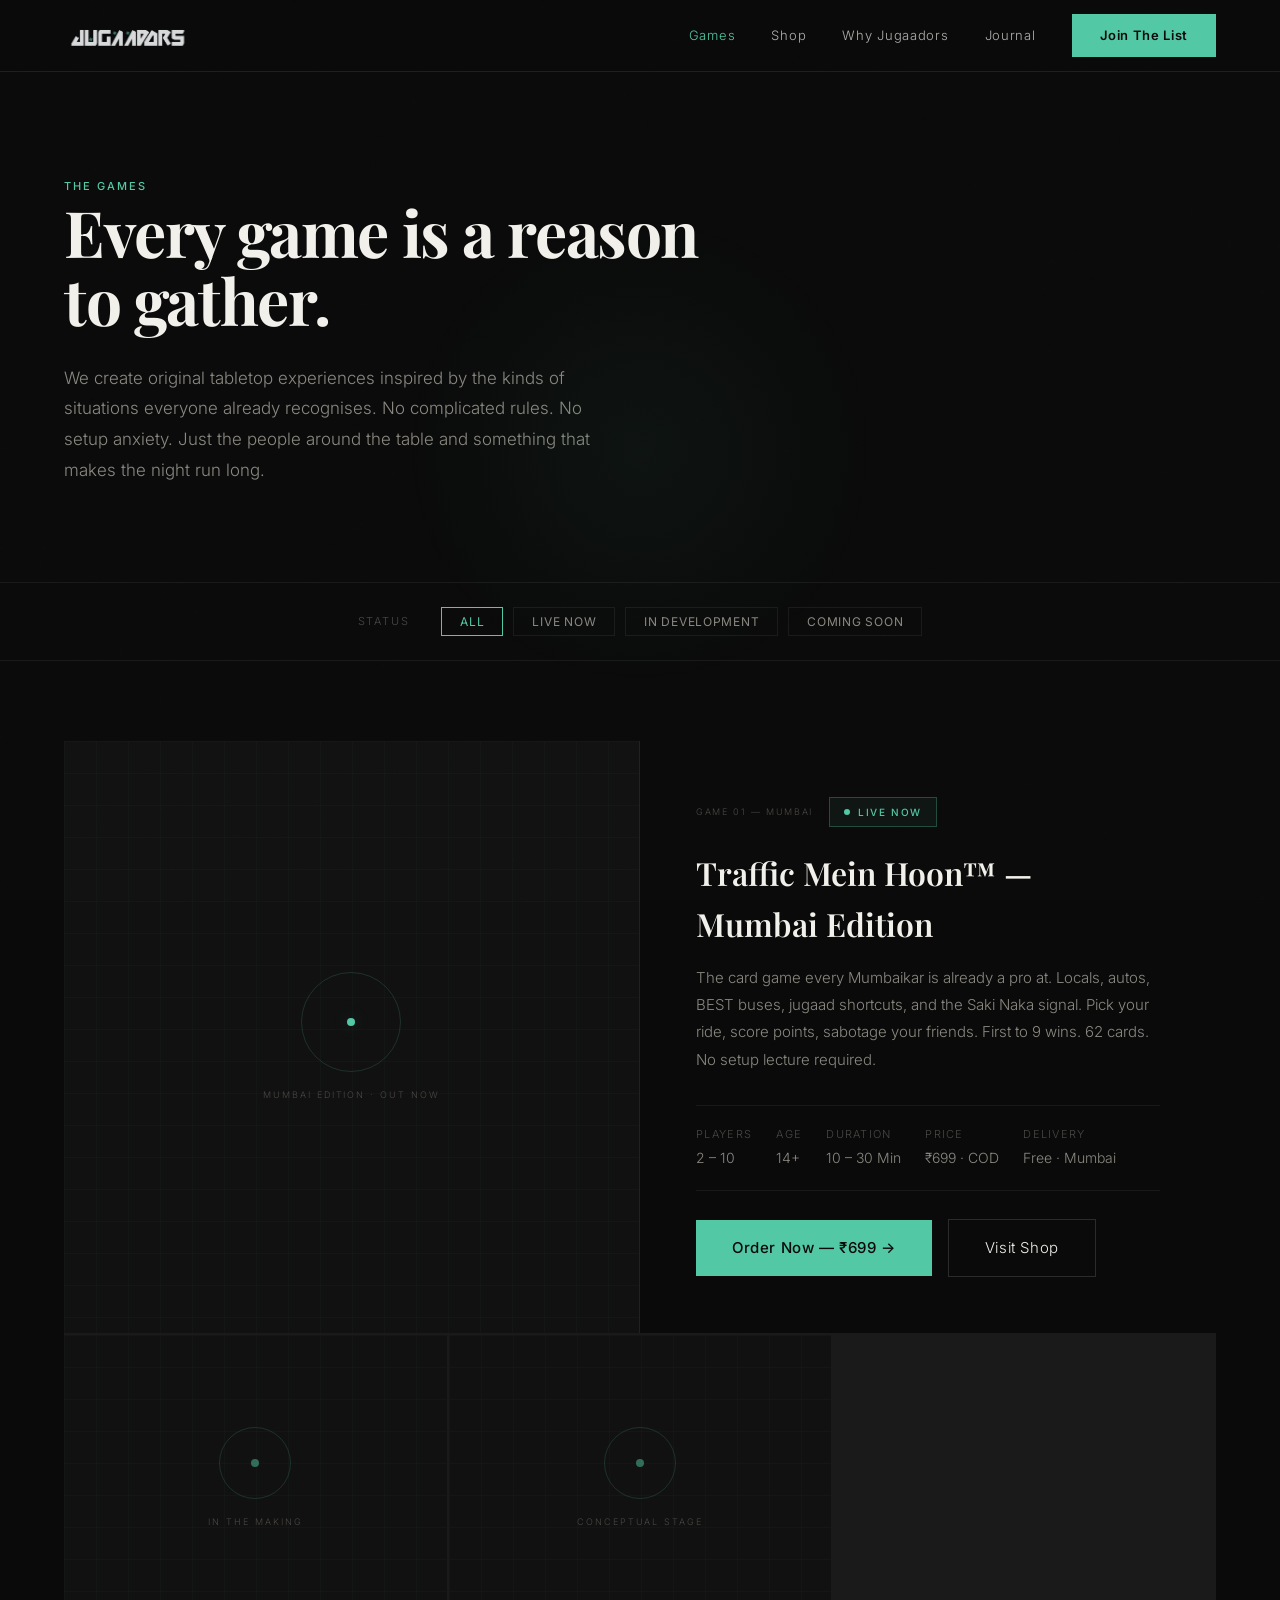
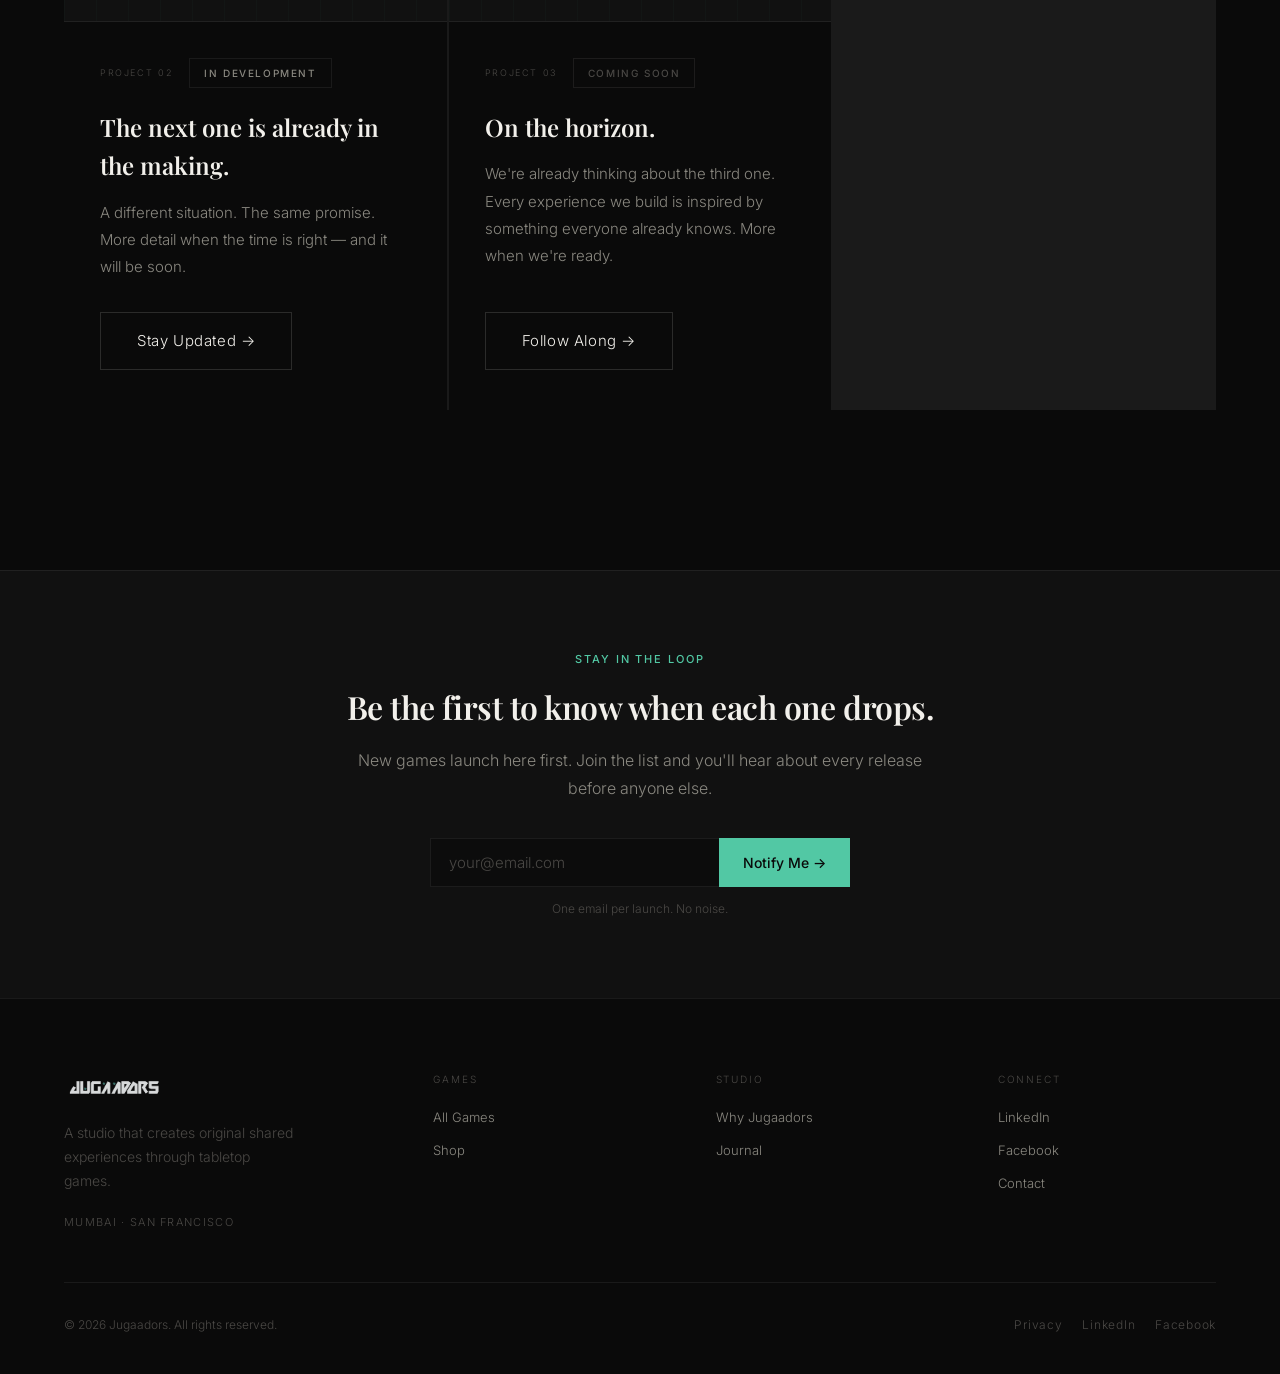
<file: games.html>
<!DOCTYPE html>
<html lang="en">
<head>
  <meta charset="UTF-8"/>
  <meta name="viewport" content="width=device-width, initial-scale=1.0"/>

  <!-- Google Analytics -->
  <script async src="https://www.googletagmanager.com/gtag/js?id=G-JD0K5WPE4Q"></script>
  <script>
    window.dataLayer = window.dataLayer || [];
    function gtag(){dataLayer.push(arguments);}
    gtag('js', new Date());
    gtag('config', 'G-JD0K5WPE4Q');
  </script>

  <!-- Primary SEO -->
  <title>Games — Jugaadors | Traffic Mein Hoon™ Available Now</title>
  <meta name="description" content="Traffic Mein Hoon™ — Mumbai Edition is live. ₹699, COD, free Mumbai delivery. 2–10 players, 10–30 mins. The card game every Mumbaikar is already a pro at."/>
  <meta name="keywords" content="Jugaadors games, tabletop games India, board games India 2026, social games India, group party games, original board games, games that bring people together, India board game studio"/>
  <meta name="author" content="Jugaadors"/>
  <meta name="robots" content="index, follow, max-image-preview:large, max-snippet:-1, max-video-preview:-1"/>
  <meta name="theme-color" content="#0A0A0A"/>
  <meta name="geo.region" content="IN"/>
  <meta name="geo.placename" content="India"/>
  <link rel="canonical" href="https://jugaadors.com/games"/>

  <!-- Open Graph -->
  <meta property="og:type" content="website"/>
  <meta property="og:site_name" content="Jugaadors"/>
  <meta property="og:url" content="https://jugaadors.com/games"/>
  <meta property="og:title" content="Games — Jugaadors | Traffic Mein Hoon™ Available Now"/>
  <meta property="og:description" content="Traffic Mein Hoon™ — Mumbai Edition is live. ₹699, COD, free Mumbai delivery. The card game every Mumbaikar is already a pro at."/>
  <meta property="og:image" content="https://jugaadors.com/assets/og-image.jpg"/>
  <meta property="og:image:alt" content="Jugaadors — A Studio That Creates Reasons To Gather"/>
  <meta property="og:image:type" content="image/jpeg"/>
  <meta property="og:image:width" content="1200"/>
  <meta property="og:image:height" content="630"/>
  <meta property="og:locale" content="en_IN"/>

  <!-- Twitter / X -->
  <meta name="twitter:card" content="summary_large_image"/>
  <meta name="twitter:site" content="@jugaadors"/>
  <meta name="twitter:title" content="Games — Jugaadors | Board Games That Bring People Together"/>
  <meta name="twitter:description" content="Three projects. One mission: the game your group won't stop talking about. India First. 2026."/>
  <meta name="twitter:image" content="https://jugaadors.com/assets/og-image.jpg"/>

  <!-- JSON-LD Structured Data -->
  <script type="application/ld+json">
  {
    "@context": "https://schema.org",
    "@type": "WebPage",
    "name": "Games — Jugaadors",
    "description": "Every game Jugaadors makes is designed to become the night your group still references a year later. Three projects. One mission.",
    "url": "https://jugaadors.com/games",
    "publisher": {
      "@type": "Organization",
      "name": "Jugaadors",
      "url": "https://jugaadors.com",
      "logo": { "@type": "ImageObject", "url": "https://jugaadors.com/assets/logo.png" }
    },
    "breadcrumb": {
      "@type": "BreadcrumbList",
      "itemListElement": [
        { "@type": "ListItem", "position": 1, "name": "Home", "item": "https://jugaadors.com/" },
        { "@type": "ListItem", "position": 2, "name": "Games", "item": "https://jugaadors.com/games" }
      ]
    }
  }
  </script>

  <!-- Favicons -->
  <link rel="icon" type="image/x-icon" href="assets/favicon.ico"/>
  <link rel="icon" type="image/png" sizes="32x32" href="assets/favicon-32.png"/>
  <link rel="apple-touch-icon" sizes="512x512" href="assets/favicon-512.png"/>

  <!-- Fonts -->
  <link rel="preconnect" href="https://fonts.googleapis.com"/>
  <link rel="preconnect" href="https://fonts.gstatic.com" crossorigin/>
  <link href="https://fonts.googleapis.com/css2?family=Playfair+Display:ital,wght@0,400;0,600;0,700;1,400;1,600&family=Inter:wght@300;400;500&display=swap" rel="stylesheet"/>

  <!-- Shared design system -->
  <link rel="stylesheet" href="shared.css"/>

  <style>
    /* ═══════════════════════════════════════
       PAGE HERO
    ═══════════════════════════════════════ */
    #page-hero {
      padding: calc(var(--nav-h) + 100px) 0 96px;
      border-bottom: 1px solid var(--border);
    }
    .page-hero-in { max-width: 680px; }
    .page-lbl { margin-bottom: 24px; }
    .page-hl {
      font-size: clamp(2.25rem, 5vw, 4.5rem);
      margin-bottom: 28px; line-height: 1.07;
    }
    .page-sub {
      font-size: 1.0625rem; color: var(--text-2);
      line-height: 1.82; max-width: 56ch;
    }

    /* ═══════════════════════════════════════
       FILTERS / STATUS BAR
    ═══════════════════════════════════════ */
    #status-bar {
      padding: 24px 0; border-bottom: 1px solid var(--border);
      display: flex; align-items: center; gap: 32px; flex-wrap: wrap;
    }
    .status-filter-label { font-size: .6875rem; letter-spacing: .16em; text-transform: uppercase; color: var(--text-muted); }
    .status-filters { display: flex; gap: 10px; flex-wrap: wrap; }
    .sf { padding: 6px 18px; border: 1px solid var(--border); font-size: .75rem; letter-spacing: .06em; text-transform: uppercase; color: var(--text-2); cursor: pointer; background: transparent; transition: border-color .2s, color .2s; }
    .sf.active, .sf:hover { border-color: var(--accent); color: var(--accent); }

    /* ═══════════════════════════════════════
       GAMES GRID
    ═══════════════════════════════════════ */
    #games-grid { padding: 80px 0 160px; }

    .games-g {
      display: grid; grid-template-columns: repeat(3, 1fr); gap: 2px;
      background: var(--border);
    }

    .game-card {
      background: var(--bg); display: flex; flex-direction: column;
      transition: background .3s;
    }
    .game-card:hover { background: var(--surface); }

    .game-card-art {
      aspect-ratio: 4/3; background: var(--surface);
      position: relative; overflow: hidden;
      display: flex; align-items: center; justify-content: center;
      border-bottom: 1px solid var(--border);
    }
    .game-card-art-inner {
      display: flex; flex-direction: column; align-items: center;
      gap: 16px; z-index: 1;
    }
    .game-art-ring {
      width: 72px; height: 72px; border-radius: 50%;
      border: 1px solid rgba(82,200,164,.18);
      display: flex; align-items: center; justify-content: center;
    }
    .game-art-dot {
      width: 8px; height: 8px; border-radius: 50%;
      background: var(--accent); opacity: .5;
    }
    .game-card.featured .game-art-dot { opacity: 1; box-shadow: 0 0 16px var(--accent-glow); }
    .game-art-label {
      font-size: .5625rem; letter-spacing: .22em; text-transform: uppercase; color: var(--text-muted);
    }
    /* Subtle grid pattern on art placeholder */
    .game-card-art::before {
      content: ''; position: absolute; inset: 0;
      background-image:
        linear-gradient(rgba(82,200,164,.03) 1px, transparent 1px),
        linear-gradient(90deg, rgba(82,200,164,.03) 1px, transparent 1px);
      background-size: 32px 32px;
    }

    .game-card-body { padding: 36px 36px 40px; display: flex; flex-direction: column; flex: 1; }
    .game-card-meta { display: flex; align-items: center; gap: 16px; margin-bottom: 20px; flex-wrap: wrap; }
    .game-n { font-size: .5625rem; letter-spacing: .18em; text-transform: uppercase; color: var(--text-muted); }

    .game-card-title {
      font-family: 'Playfair Display', serif;
      font-size: clamp(1.25rem, 2vw, 1.5rem); font-weight: 600;
      color: var(--text); margin-bottom: 14px;
    }
    .game-card-desc { font-size: .9375rem; color: var(--text-2); line-height: 1.82; margin-bottom: 32px; }
    .game-card-specs {
      display: flex; gap: 24px; flex-wrap: wrap;
      padding: 20px 0; border-top: 1px solid var(--border); border-bottom: 1px solid var(--border);
      margin-bottom: 28px;
    }
    .game-spec { display: flex; flex-direction: column; gap: 4px; }
    .game-spec-n { font-size: .6875rem; letter-spacing: .12em; text-transform: uppercase; color: var(--text-muted); }
    .game-spec-v { font-size: .875rem; color: var(--text-2); }
    .game-card-ft { margin-top: auto; display: flex; align-items: center; gap: 16px; flex-wrap: wrap; }

    /* Featured card — span full width */
    .game-card.featured {
      grid-column: 1 / -1;
      display: grid; grid-template-columns: 1fr 1fr;
    }
    .game-card.featured .game-card-art {
      aspect-ratio: auto; border-bottom: none; border-right: 1px solid var(--border);
      min-height: 360px;
    }
    .game-card.featured .game-art-ring {
      width: 100px; height: 100px; animation: slow-spin 24s linear infinite;
    }
    @keyframes slow-spin { to { transform: rotate(360deg); } }
    .game-card.featured .game-card-body { padding: 56px 56px; justify-content: center; }
    .game-card.featured .game-card-title { font-size: clamp(1.5rem, 2.5vw, 2rem); }

    /* ═══════════════════════════════════════
       COMING UP STRIP
    ═══════════════════════════════════════ */
    #coming-up {
      padding: 80px 0; border-top: 1px solid var(--border);
      background: var(--surface);
    }
    .cu-in { max-width: 600px; margin: 0 auto; text-align: center; }
    .cu-hl  { font-size: clamp(1.5rem, 2.5vw, 2rem); margin-bottom: 20px; }
    .cu-sub { font-size: 1rem; color: var(--text-2); line-height: 1.75; margin-bottom: 36px; }
    .cu-form { display: flex; max-width: 420px; margin: 0 auto; }
    .cu-fi {
      flex: 1; padding: 14px 18px; background: rgba(10,10,10,.7);
      border: 1px solid var(--border); border-right: none; color: var(--text);
      font-size: .9375rem; font-weight: 300; outline: none;
      transition: border-color .25s;
    }
    .cu-fi:focus { border-color: rgba(82,200,164,.5); }
    .cu-fi::placeholder { color: var(--text-muted); }
    .cu-fs {
      padding: 14px 24px; background: var(--accent); color: #0A0A0A;
      font-size: .875rem; font-weight: 500; border: none; cursor: pointer;
      white-space: nowrap; transition: opacity .2s;
    }
    .cu-fs:hover { opacity: .86; }
    .cu-ok { display: none; font-size: .9375rem; color: var(--accent); font-family: 'Playfair Display', serif; font-style: italic; }
    .cu-note { font-size: .75rem; color: var(--text-muted); margin-top: 12px; }

    /* ═══════════════════════════════════════
       RESPONSIVE
    ═══════════════════════════════════════ */
    @media (max-width: 1100px) {
      .games-g { grid-template-columns: 1fr 1fr; }
      .game-card.featured { grid-template-columns: 1fr; }
      .game-card.featured .game-card-art { border-right: none; border-bottom: 1px solid var(--border); min-height: 240px; }
      .game-card.featured .game-card-body { padding: 40px; }
    }
    @media (max-width: 768px) {
      #page-hero { padding-block: calc(var(--nav-h) + 64px) 64px; }
      #games-grid { padding-block: 56px 96px; }
      .games-g { grid-template-columns: 1fr; }
      .game-card.featured { grid-column: auto; }
      .game-card-body { padding: 32px 28px; }
      .game-card.featured .game-card-body { padding: 32px 28px; }
    }
    @media (max-width: 480px) {
      .cu-form { flex-direction: column; }
      .cu-fi { border-right: 1px solid var(--border); border-bottom: none; }
      .cu-fs { width: 100%; }
    }
  </style>
</head>
<body>

  <canvas id="grain" aria-hidden="true"></canvas>
  <div id="cursor-orb" aria-hidden="true"></div>
  <div id="progress"></div>

  <!-- ══════════════════════════════
       NAVIGATION
  ══════════════════════════════ -->
  <nav id="nav">
    <a href="/" class="nav-logo" aria-label="Jugaadors home">
      <img src="assets/logo.png" alt="Jugaadors"/>
    </a>
    <div class="nav-r">
      <a href="games.html" class="nav-link active">Games</a>
      <a href="shop.html" class="nav-link">Shop</a>
      <a href="why.html" class="nav-link">Why Jugaadors</a>
      <a href="journal.html" class="nav-link">Journal</a>
      <a href="/#wl" class="nav-cta"><span class="nav-full">Join The List</span><span class="nav-short">Join</span></a>
      <button class="nav-toggle" id="nav-toggle" aria-label="Toggle navigation" aria-expanded="false">
        <span></span><span></span><span></span>
      </button>
    </div>
  </nav>
  <div class="nav-mobile" id="nav-mobile" aria-hidden="true">
    <a href="games.html" class="nav-mobile-link">Games</a>
    <a href="shop.html" class="nav-mobile-link">Shop</a>
    <a href="why.html" class="nav-mobile-link">Why Jugaadors</a>
    <a href="journal.html" class="nav-mobile-link">Journal</a>
    <a href="privacy.html" class="nav-mobile-link">Privacy</a>
    <a href="/#wl" class="nav-mobile-cta" id="nav-mobile-cta">Join The Founding List</a>
  </div>

  <!-- ══════════════════════════════
       PAGE HERO
  ══════════════════════════════ -->
  <section id="page-hero">
    <div class="container">
      <div class="page-hero-in">
        <span class="t-label page-lbl rv">The Games</span>
        <h1 class="t-display page-hl rv d1">Every game is a reason to gather.</h1>
        <p class="page-sub rv d2">
          We create original tabletop experiences inspired by the kinds of situations
          everyone already recognises. No complicated rules. No setup anxiety.
          Just the people around the table and something that makes the night run long.
        </p>
      </div>
    </div>
  </section>

  <!-- Status bar -->
  <div id="status-bar">
    <div class="container" style="display:flex;align-items:center;gap:32px;flex-wrap:wrap;">
      <span class="status-filter-label">Status</span>
      <div class="status-filters">
        <button class="sf active">All</button>
        <button class="sf">Live Now</button>
        <button class="sf">In Development</button>
        <button class="sf">Coming Soon</button>
      </div>
    </div>
  </div>

  <!-- ══════════════════════════════
       GAMES GRID
  ══════════════════════════════ -->
  <section id="games-grid">
    <div class="container">
      <div class="games-g">

        <!-- Traffic Mein Hoon™ — Featured, full width -->
        <div class="game-card featured rv">
          <div class="game-card-art">
            <div class="game-card-art-inner">
              <div class="game-art-ring">
                <div class="game-art-dot"></div>
              </div>
              <span class="game-art-label">Mumbai Edition · Out Now</span>
            </div>
          </div>
          <div class="game-card-body">
            <div class="game-card-meta">
              <span class="game-n">Game 01 — Mumbai</span>
              <span class="status-badge launching"><span class="status-launch-dot"></span>Live Now</span>
            </div>
            <h2 class="game-card-title">Traffic Mein Hoon™ — Mumbai Edition</h2>
            <p class="game-card-desc">
              The card game every Mumbaikar is already a pro at. Locals, autos, BEST buses, jugaad
              shortcuts, and the Saki Naka signal. Pick your ride, score points, sabotage your friends.
              First to 9 wins. 62 cards. No setup lecture required.
            </p>
            <div class="game-card-specs">
              <div class="game-spec">
                <span class="game-spec-n">Players</span>
                <span class="game-spec-v">2 – 10</span>
              </div>
              <div class="game-spec">
                <span class="game-spec-n">Age</span>
                <span class="game-spec-v">14+</span>
              </div>
              <div class="game-spec">
                <span class="game-spec-n">Duration</span>
                <span class="game-spec-v">10 – 30 Min</span>
              </div>
              <div class="game-spec">
                <span class="game-spec-n">Price</span>
                <span class="game-spec-v">₹699 · COD</span>
              </div>
              <div class="game-spec">
                <span class="game-spec-n">Delivery</span>
                <span class="game-spec-v">Free · Mumbai</span>
              </div>
            </div>
            <div class="game-card-ft">
              <a href="https://www.trafficmeinhoon.com" target="_blank" rel="noopener" class="btn-p">Order Now — ₹699 →</a>
              <a href="shop.html" class="btn-g">Visit Shop</a>
            </div>
          </div>
        </div>

        <!-- Project 02 -->
        <div class="game-card rv d1">
          <div class="game-card-art">
            <div class="game-card-art-inner">
              <div class="game-art-ring"><div class="game-art-dot"></div></div>
              <span class="game-art-label">In the making</span>
            </div>
          </div>
          <div class="game-card-body">
            <div class="game-card-meta">
              <span class="game-n">Project 02</span>
              <span class="status-badge dev">In Development</span>
            </div>
            <h3 class="game-card-title">The next one is already in the making.</h3>
            <p class="game-card-desc">
              A different situation. The same promise. More detail when the time is right —
              and it will be soon.
            </p>
            <div class="game-card-ft">
              <a href="/#wl" class="btn-g">Stay Updated →</a>
            </div>
          </div>
        </div>

        <!-- Project 03 -->
        <div class="game-card rv d2">
          <div class="game-card-art">
            <div class="game-card-art-inner">
              <div class="game-art-ring"><div class="game-art-dot"></div></div>
              <span class="game-art-label">Conceptual stage</span>
            </div>
          </div>
          <div class="game-card-body">
            <div class="game-card-meta">
              <span class="game-n">Project 03</span>
              <span class="status-badge soon">Coming Soon</span>
            </div>
            <h3 class="game-card-title">On the horizon.</h3>
            <p class="game-card-desc">
              We're already thinking about the third one.
              Every experience we build is inspired by something everyone already knows.
              More when we're ready.
            </p>
            <div class="game-card-ft">
              <a href="/#wl" class="btn-g">Follow Along →</a>
            </div>
          </div>
        </div>

      </div>
    </div>
  </section>

  <!-- ══════════════════════════════
       COMING UP STRIP
  ══════════════════════════════ -->
  <section id="coming-up">
    <div class="container">
      <div class="cu-in rv">
        <span class="t-label" style="display:block;margin-bottom:20px">Stay In The Loop</span>
        <h2 class="t-heading cu-hl">Be the first to know when each one drops.</h2>
        <p class="cu-sub">New games launch here first. Join the list and you'll hear about every release before anyone else.</p>
        <form class="cu-form" id="cu-form" novalidate>
          <input type="text" name="_hp" class="hp-trap" autocomplete="off" aria-hidden="true"/>
          <input type="email" class="cu-fi" id="cu-email" placeholder="your@email.com" autocomplete="email" required/>
          <button type="submit" class="cu-fs" id="cu-btn">Notify Me →</button>
        </form>
        <p class="cu-ok" id="cu-ok">You're on the list. Every new game — you'll know first.</p>
        <p class="cu-note">One email per launch. No noise.</p>
      </div>
    </div>
  </section>

  <!-- ══════════════════════════════
       FOOTER
  ══════════════════════════════ -->
  <footer>
    <div class="container">
      <div class="ft-top">
        <div class="ft-brand">
          <div class="ft-logo"><img src="assets/logo.png" alt="Jugaadors"/></div>
          <p class="ft-tagline">A studio that creates original shared experiences through tabletop games.</p>
          <span class="ft-loc">Mumbai · San Francisco</span>
        </div>
        <div class="ft-nav-col">
          <span class="ft-nav-head">Games</span>
          <a href="games.html">All Games</a>
          <a href="shop.html">Shop</a>
        </div>
        <div class="ft-nav-col">
          <span class="ft-nav-head">Studio</span>
          <a href="why.html">Why Jugaadors</a>
          <a href="journal.html">Journal</a>
        </div>
        <div class="ft-nav-col">
          <span class="ft-nav-head">Connect</span>
          <a href="https://www.linkedin.com/company/jugaadors/" target="_blank" rel="noopener">LinkedIn</a>
          <a href="https://www.facebook.com/profile.php?id=100066866651196" target="_blank" rel="noopener">Facebook</a>
          <a href="mailto:jugaadors@gmail.com">Contact</a>
        </div>
      </div>
      <div class="ft-bottom">
        <p class="ft-copy">© 2026 Jugaadors. All rights reserved.</p>
        <div class="ft-social">
          <a href="privacy.html">Privacy</a>
          <a href="https://www.linkedin.com/company/jugaadors/" target="_blank" rel="noopener">LinkedIn</a>
          <a href="https://www.facebook.com/profile.php?id=100066866651196" target="_blank" rel="noopener">Facebook</a>
        </div>
      </div>
    </div>
  </footer>

  <script>
    /* ── MOBILE NAV ── */
    (function() {
      const toggle = document.getElementById('nav-toggle');
      const drawer = document.getElementById('nav-mobile');
      if (!toggle || !drawer) return;
      toggle.addEventListener('click', () => {
        const open = toggle.classList.toggle('open');
        drawer.classList.toggle('open', open);
        toggle.setAttribute('aria-expanded', open);
        drawer.setAttribute('aria-hidden', !open);
        document.body.style.overflow = open ? 'hidden' : '';
      });
    })();

    /* ── PROGRESS + NAV ── */
    const pb = document.getElementById('progress');
    window.addEventListener('scroll', () => {
      const dh = document.documentElement;
      pb.style.width = (window.scrollY / (dh.scrollHeight - dh.clientHeight) * 100) + '%';
    }, { passive: true });
    const nav = document.getElementById('nav');
    window.addEventListener('scroll', () => nav.classList.toggle('up', window.scrollY > 80), { passive: true });
    nav.classList.add('up');

    /* ── SCROLL REVEAL ── */
    const rvEls = document.querySelectorAll('.rv, .rv-l, .rv-r');
    const rvObs = new IntersectionObserver(
      es => es.forEach(e => { if (e.isIntersecting) e.target.classList.add('on'); }),
      { threshold: .08, rootMargin: '0px 0px -48px 0px' }
    );
    rvEls.forEach(el => rvObs.observe(el));
    setTimeout(() => document.querySelectorAll('#page-hero .rv').forEach(el => el.classList.add('on')), 100);

    /* ── CURSOR ORB ── */
    (function() {
      const orb = document.getElementById('cursor-orb');
      if (!orb || !window.matchMedia('(hover: hover)').matches) return;
      let ox = innerWidth/2, oy = innerHeight/2, mx = ox, my = oy;
      window.addEventListener('mousemove', e => { mx = e.clientX; my = e.clientY; });
      (function raf() { ox += (mx-ox)*.09; oy += (my-oy)*.09; orb.style.left = ox+'px'; orb.style.top = oy+'px'; requestAnimationFrame(raf); })();
    })();

    /* ── GRAIN ── */
    (function() {
      if (!window.matchMedia('(hover: hover)').matches) return;
      const cv = document.getElementById('grain'); if (!cv) return;
      const ctx = cv.getContext('2d'); const off = document.createElement('canvas'); const oc = off.getContext('2d');
      let W, H;
      function resize() { W = cv.width = innerWidth; H = cv.height = innerHeight; off.width = Math.ceil(W/3); off.height = Math.ceil(H/3); }
      resize(); window.addEventListener('resize', resize);
      function draw() {
        const w = off.width, h = off.height; const img = oc.createImageData(w,h); const d = img.data;
        for (let i = 0; i < d.length; i+=4) { const v = Math.random()*255|0; d[i]=d[i+1]=d[i+2]=v; d[i+3]=20; }
        oc.putImageData(img,0,0); ctx.clearRect(0,0,W,H); ctx.drawImage(off,0,0,W,H); setTimeout(draw,90);
      }
      draw();
    })();

    /* ── STATUS FILTER TABS (visual only) ── */
    document.querySelectorAll('.sf').forEach(btn => {
      btn.addEventListener('click', () => {
        document.querySelectorAll('.sf').forEach(b => b.classList.remove('active'));
        btn.classList.add('active');
      });
    });

    /* ── COMING UP FORM ── */
    const ENDPOINT = '/api/waitlist';
    const _pageLoad = Date.now();
    const cuForm = document.getElementById('cu-form');
    const cuBtn  = document.getElementById('cu-btn');
    const cuOk   = document.getElementById('cu-ok');
    cuForm.addEventListener('submit', e => {
      e.preventDefault();
      const email = document.getElementById('cu-email').value.trim();
      if (!email) return;
      const hp = cuForm.querySelector('.hp-trap');
      if (hp && hp.value) { cuForm.style.display='none'; cuOk.style.display='block'; return; }
      cuBtn.disabled = true; cuBtn.textContent = 'Joining…';
      fetch(ENDPOINT, {
        method: 'POST', headers: { 'Content-Type': 'application/json' },
        body: JSON.stringify({ email, _hp: '', _t: _pageLoad }),
      }).then(() => { cuForm.style.display='none'; cuOk.style.display='block'; })
        .catch(() => { cuBtn.disabled=false; cuBtn.textContent='Try again →'; });
    });
  </script>
</body>
</html>
</file>
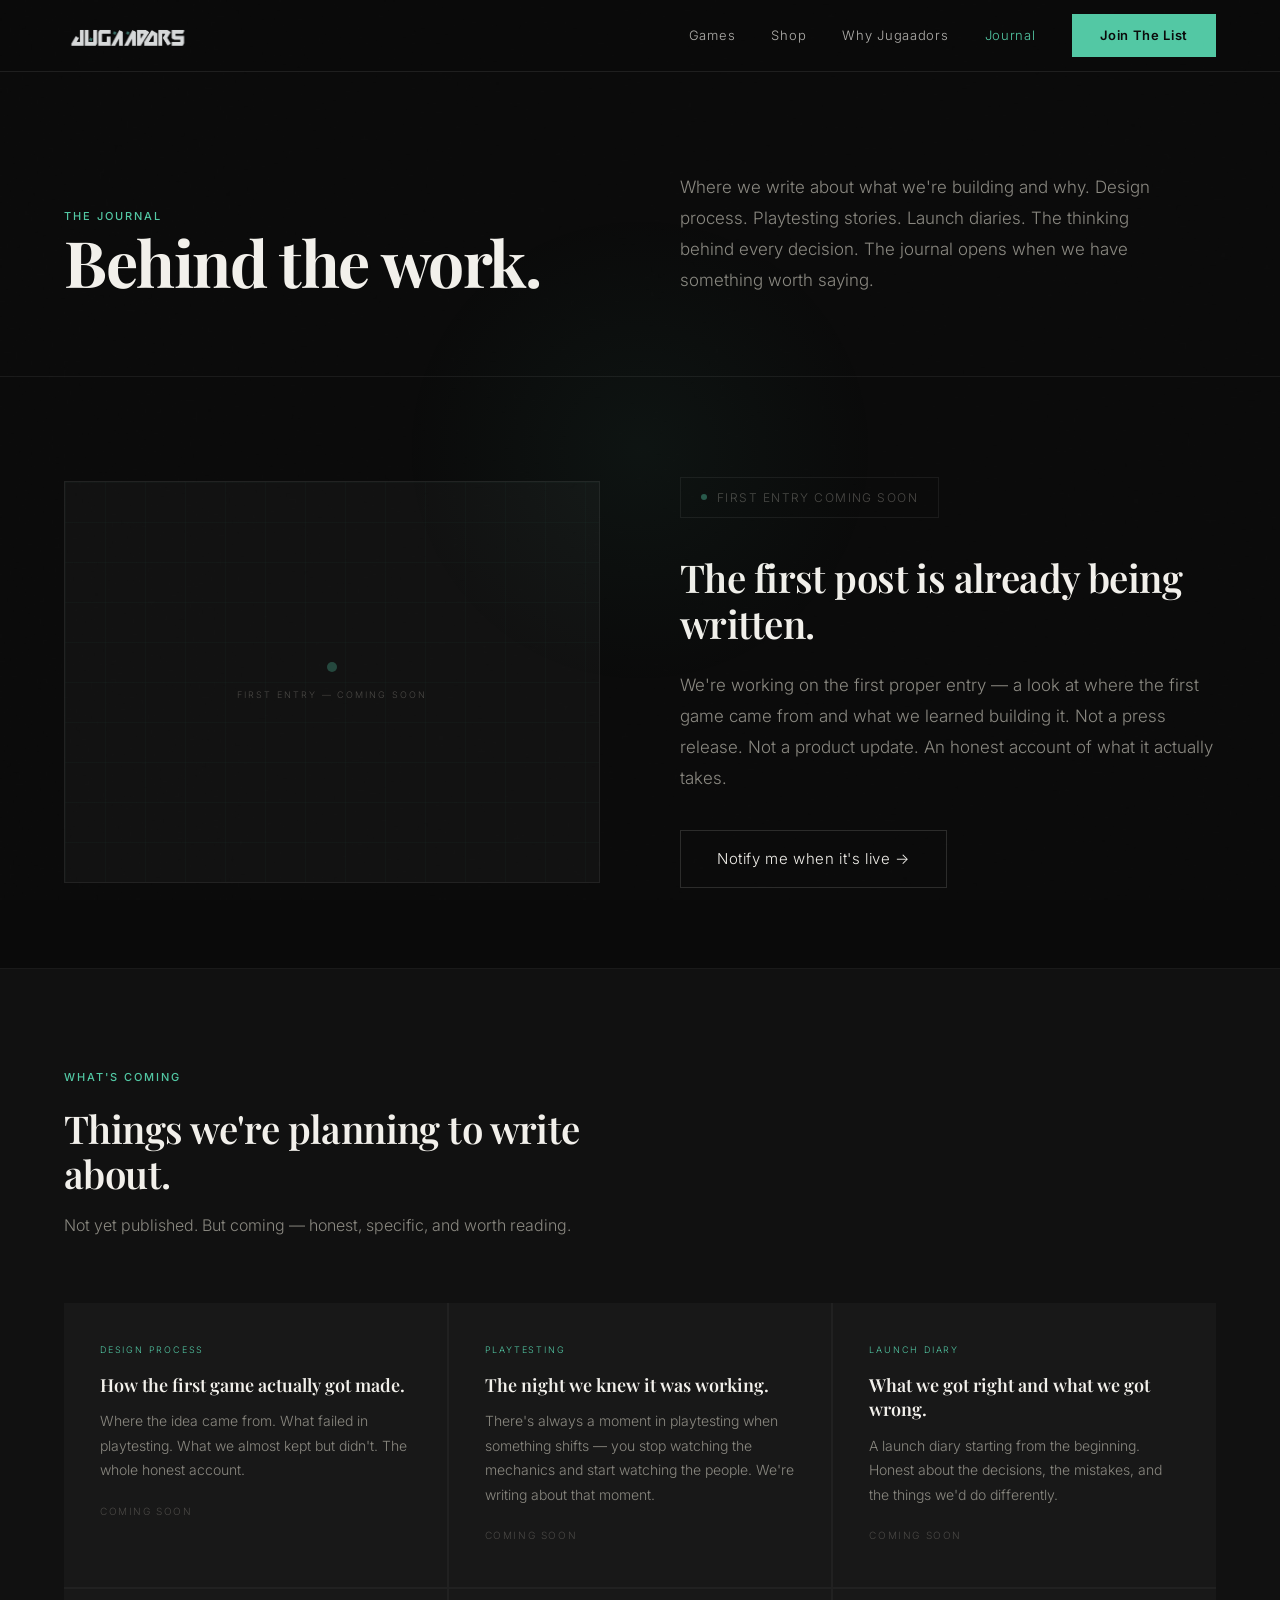
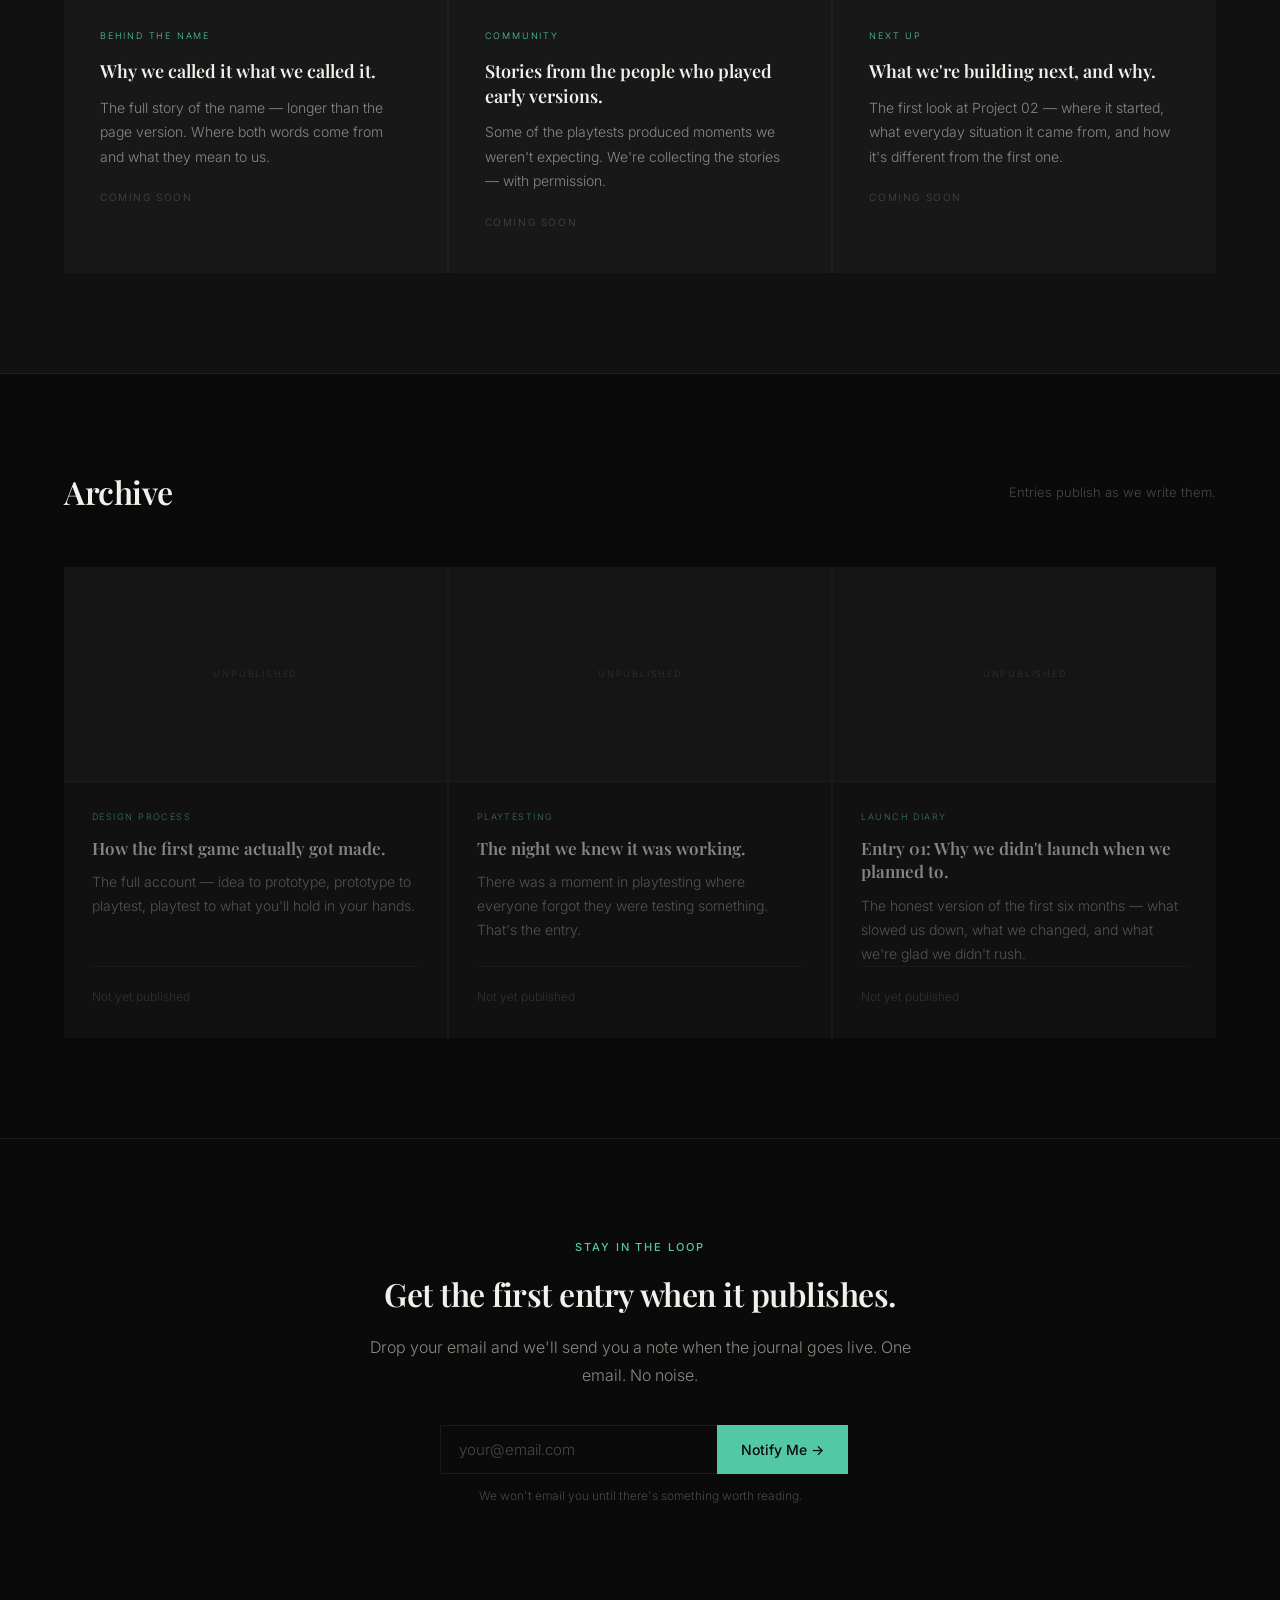
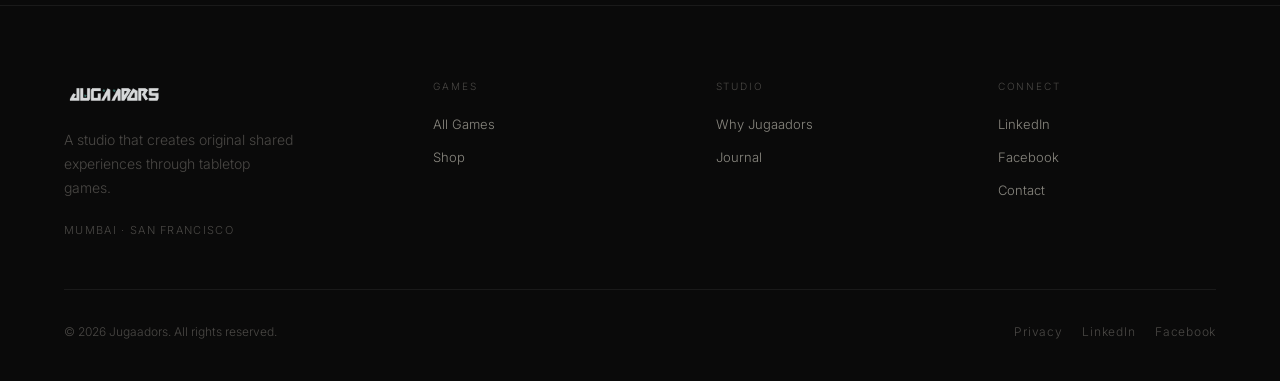
<file: journal.html>
<!DOCTYPE html>
<html lang="en">
<head>
  <meta charset="UTF-8"/>
  <meta name="viewport" content="width=device-width, initial-scale=1.0"/>

  <!-- Google Analytics -->
  <script async src="https://www.googletagmanager.com/gtag/js?id=G-JD0K5WPE4Q"></script>
  <script>
    window.dataLayer = window.dataLayer || [];
    function gtag(){dataLayer.push(arguments);}
    gtag('js', new Date());
    gtag('config', 'G-JD0K5WPE4Q');
  </script>

  <!-- Primary SEO -->
  <title>Journal — Jugaadors | Design Diaries &amp; Studio Updates</title>
  <meta name="description" content="Behind the scenes at Jugaadors. Design diaries, playtesting reports, launch updates, and the thinking behind every game we make. India First. 2026."/>
  <meta name="keywords" content="Jugaadors journal, board game design process, game studio blog India, tabletop game development diary, how games are made India, game design behind the scenes"/>
  <meta name="author" content="Jugaadors"/>
  <meta name="robots" content="index, follow, max-image-preview:large, max-snippet:-1, max-video-preview:-1"/>
  <meta name="theme-color" content="#0A0A0A"/>
  <meta name="geo.region" content="IN"/>
  <meta name="geo.placename" content="India"/>
  <link rel="canonical" href="https://jugaadors.com/journal"/>

  <!-- Open Graph -->
  <meta property="og:type" content="website"/>
  <meta property="og:site_name" content="Jugaadors"/>
  <meta property="og:url" content="https://jugaadors.com/journal"/>
  <meta property="og:title" content="Journal — Jugaadors | Design Diaries &amp; Studio Updates"/>
  <meta property="og:description" content="Behind the scenes at Jugaadors. Design diaries, playtesting, launch updates, and the thinking behind every game we make."/>
  <meta property="og:image" content="https://jugaadors.com/assets/og-image.jpg"/>
  <meta property="og:image:alt" content="Jugaadors — A Studio That Creates Reasons To Gather"/>
  <meta property="og:image:type" content="image/jpeg"/>
  <meta property="og:image:width" content="1200"/>
  <meta property="og:image:height" content="630"/>
  <meta property="og:locale" content="en_IN"/>

  <!-- Twitter / X -->
  <meta name="twitter:card" content="summary_large_image"/>
  <meta name="twitter:site" content="@jugaadors"/>
  <meta name="twitter:title" content="Journal — Jugaadors | Design Diaries &amp; Studio Updates"/>
  <meta name="twitter:description" content="Behind the scenes at Jugaadors. The design process, the playtesting, the launch build. India First. 2026."/>
  <meta name="twitter:image" content="https://jugaadors.com/assets/og-image.jpg"/>

  <!-- JSON-LD Structured Data -->
  <script type="application/ld+json">
  {
    "@context": "https://schema.org",
    "@type": "Blog",
    "name": "Jugaadors Journal",
    "description": "Behind the scenes at Jugaadors — design process, playtesting, launch diaries, and the thinking behind everything we make.",
    "url": "https://jugaadors.com/journal",
    "publisher": {
      "@type": "Organization",
      "name": "Jugaadors",
      "url": "https://jugaadors.com",
      "logo": { "@type": "ImageObject", "url": "https://jugaadors.com/assets/logo.png" }
    },
    "breadcrumb": {
      "@type": "BreadcrumbList",
      "itemListElement": [
        { "@type": "ListItem", "position": 1, "name": "Home", "item": "https://jugaadors.com/" },
        { "@type": "ListItem", "position": 2, "name": "Journal", "item": "https://jugaadors.com/journal" }
      ]
    }
  }
  </script>

  <!-- Favicons -->
  <link rel="icon" type="image/x-icon" href="assets/favicon.ico"/>
  <link rel="icon" type="image/png" sizes="32x32" href="assets/favicon-32.png"/>
  <link rel="apple-touch-icon" sizes="512x512" href="assets/favicon-512.png"/>

  <!-- Fonts -->
  <link rel="preconnect" href="https://fonts.googleapis.com"/>
  <link rel="preconnect" href="https://fonts.gstatic.com" crossorigin/>
  <link href="https://fonts.googleapis.com/css2?family=Playfair+Display:ital,wght@0,400;0,600;0,700;1,400;1,600&family=Inter:wght@300;400;500&display=swap" rel="stylesheet"/>

  <!-- Shared design system -->
  <link rel="stylesheet" href="shared.css"/>

  <style>
    /* ═══════════════════════════════════════
       PAGE HERO
    ═══════════════════════════════════════ */
    #page-hero {
      padding: calc(var(--nav-h) + 100px) 0 80px;
      border-bottom: 1px solid var(--border);
    }
    .journal-hero-g {
      display: grid; grid-template-columns: 1fr 1fr; gap: 80px; align-items: end;
    }
    .page-lbl  { margin-bottom: 24px; }
    .page-hl   { font-size: clamp(2.25rem, 5vw, 4.5rem); line-height: 1.06; }
    .page-sub  {
      font-size: 1.0625rem; color: var(--text-2); line-height: 1.82; max-width: 48ch;
      align-self: end;
    }

    /* ═══════════════════════════════════════
       COMING SOON HERO BLOCK
    ═══════════════════════════════════════ */
    #journal-coming {
      padding: 100px 0 80px; border-bottom: 1px solid var(--border);
    }
    .jc-inner {
      display: grid; grid-template-columns: 1fr 1fr; gap: 80px; align-items: center;
    }
    .jc-visual {
      border: 1px solid var(--border); background: var(--surface);
      aspect-ratio: 4/3; display: flex; align-items: center; justify-content: center;
      position: relative; overflow: hidden;
    }
    .jc-visual::before {
      content: ''; position: absolute; inset: 0;
      background-image:
        linear-gradient(rgba(82,200,164,.03) 1px, transparent 1px),
        linear-gradient(90deg, rgba(82,200,164,.03) 1px, transparent 1px);
      background-size: 40px 40px;
    }
    .jc-visual-inner { z-index: 1; text-align: center; display: flex; flex-direction: column; gap: 16px; align-items: center; }
    .jc-dot { width: 10px; height: 10px; border-radius: 50%; background: rgba(82,200,164,.3); animation: jc-pulse 2s ease-in-out infinite; }
    @keyframes jc-pulse { 0%,100%{transform:scale(1);opacity:.3;} 50%{transform:scale(1.4);opacity:.7;} }
    .jc-visual-label { font-size: .5625rem; letter-spacing: .22em; text-transform: uppercase; color: var(--text-muted); }

    .jc-body {}
    .jc-hl  { font-size: clamp(1.75rem, 3vw, 2.5rem); margin-bottom: 24px; line-height: 1.2; }
    .jc-sub { font-size: 1.0625rem; color: var(--text-2); line-height: 1.82; margin-bottom: 36px; }
    .jc-eta {
      display: inline-flex; align-items: center; gap: 10px;
      font-size: .75rem; letter-spacing: .12em; text-transform: uppercase;
      color: var(--text-muted); border: 1px solid var(--border);
      padding: 10px 20px; margin-bottom: 36px;
    }
    .jc-eta-dot { width: 6px; height: 6px; border-radius: 50%; background: rgba(82,200,164,.4); }

    /* ═══════════════════════════════════════
       UPCOMING TOPICS
    ═══════════════════════════════════════ */
    #topics { padding: 100px 0; border-bottom: 1px solid var(--border); background: var(--surface); }
    .topics-hdr { max-width: 560px; margin-bottom: 64px; }
    .topics-hl  { font-size: clamp(1.75rem, 3vw, 2.5rem); margin-bottom: 16px; }
    .topics-sub { font-size: 1rem; color: var(--text-2); line-height: 1.75; }

    .topics-g {
      display: grid; grid-template-columns: repeat(3, 1fr); gap: 2px;
      background: var(--border);
    }
    .topic-card {
      background: var(--surface-2); padding: 40px 36px;
      transition: background .3s; position: relative;
    }
    .topic-card:hover { background: #1a1a1a; }
    .topic-cat {
      font-size: .5625rem; letter-spacing: .2em; text-transform: uppercase;
      color: var(--accent); margin-bottom: 16px; display: block;
    }
    .topic-title {
      font-family: 'Playfair Display', serif; font-size: 1.125rem; font-weight: 600;
      color: var(--text); margin-bottom: 12px; line-height: 1.35;
    }
    .topic-desc { font-size: .875rem; color: var(--text-2); line-height: 1.75; }
    .topic-coming {
      display: inline-block; margin-top: 20px;
      font-size: .625rem; letter-spacing: .16em; text-transform: uppercase;
      color: var(--text-muted);
    }

    /* ═══════════════════════════════════════
       PLACEHOLDER ARTICLE CARDS
    ═══════════════════════════════════════ */
    #articles { padding: 100px 0; border-bottom: 1px solid var(--border); }
    .articles-hdr { display: flex; align-items: center; justify-content: space-between; margin-bottom: 56px; flex-wrap: wrap; gap: 16px; }
    .articles-hl  { font-size: clamp(1.5rem, 2.5vw, 2rem); }
    .articles-note { font-size: .8125rem; color: var(--text-muted); }

    .articles-g { display: grid; grid-template-columns: repeat(3, 1fr); gap: 2px; background: var(--border); }
    .article-card {
      background: var(--bg); display: flex; flex-direction: column;
      transition: background .3s; opacity: .5; pointer-events: none;
    }
    .article-thumb {
      aspect-ratio: 16/9; background: var(--surface);
      border-bottom: 1px solid var(--border);
      display: flex; align-items: center; justify-content: center;
    }
    .article-thumb-label {
      font-size: .5625rem; letter-spacing: .2em; text-transform: uppercase; color: var(--text-muted);
    }
    .article-body { padding: 28px 28px 32px; flex: 1; display: flex; flex-direction: column; }
    .article-cat {
      font-size: .5625rem; letter-spacing: .16em; text-transform: uppercase;
      color: var(--accent); margin-bottom: 12px; display: block;
    }
    .article-title {
      font-family: 'Playfair Display', serif; font-size: 1.0625rem; font-weight: 600;
      color: var(--text); line-height: 1.4; margin-bottom: 10px;
    }
    .article-excerpt { font-size: .875rem; color: var(--text-2); line-height: 1.7; }
    .article-ft {
      margin-top: auto; padding-top: 20px;
      display: flex; align-items: center; justify-content: space-between;
      border-top: 1px solid var(--border);
    }
    .article-meta { font-size: .75rem; color: var(--text-muted); }

    /* ═══════════════════════════════════════
       NOTIFY SECTION
    ═══════════════════════════════════════ */
    #notify { padding: 100px 0; }
    .notify-in { max-width: 560px; margin: 0 auto; text-align: center; }
    .notify-hl  { font-size: clamp(1.5rem, 2.5vw, 2.25rem); margin-bottom: 20px; }
    .notify-sub { font-size: 1rem; color: var(--text-2); line-height: 1.75; margin-bottom: 36px; }
    .notify-form-wrap { display: flex; max-width: 400px; margin: 0 auto; }
    .notify-fi {
      flex: 1; padding: 14px 18px; background: rgba(10,10,10,.7);
      border: 1px solid var(--border); border-right: none; color: var(--text);
      font-size: .9375rem; font-weight: 300; outline: none; transition: border-color .25s;
    }
    .notify-fi:focus { border-color: rgba(82,200,164,.5); }
    .notify-fi::placeholder { color: var(--text-muted); }
    .notify-fs {
      padding: 14px 24px; background: var(--accent); color: #0A0A0A;
      font-size: .875rem; font-weight: 500; border: none; cursor: pointer;
      white-space: nowrap; transition: opacity .2s;
    }
    .notify-fs:hover { opacity: .86; }
    .notify-ok-msg {
      display: none; font-size: 1rem; color: var(--accent);
      font-family: 'Playfair Display', serif; font-style: italic; margin-top: 16px;
    }
    .notify-note { font-size: .75rem; color: var(--text-muted); margin-top: 12px; }

    /* ═══════════════════════════════════════
       RESPONSIVE
    ═══════════════════════════════════════ */
    @media (max-width: 1100px) {
      .journal-hero-g { grid-template-columns: 1fr; gap: 32px; }
      .jc-inner { grid-template-columns: 1fr; gap: 48px; }
      .topics-g { grid-template-columns: 1fr 1fr; }
      .articles-g { grid-template-columns: 1fr 1fr; }
    }
    @media (max-width: 768px) {
      #page-hero { padding-block: calc(var(--nav-h) + 64px) 56px; }
      #journal-coming, #topics, #articles, #notify { padding-block: 72px; }
      .topics-g { grid-template-columns: 1fr; }
      .articles-g { grid-template-columns: 1fr; }
    }
    @media (max-width: 480px) {
      .notify-form-wrap { flex-direction: column; }
      .notify-fi { border-right: 1px solid var(--border); border-bottom: none; }
      .notify-fs { width: 100%; }
    }
  </style>
</head>
<body>

  <canvas id="grain" aria-hidden="true"></canvas>
  <div id="cursor-orb" aria-hidden="true"></div>
  <div id="progress"></div>

  <!-- ══════════════════════════════
       NAVIGATION
  ══════════════════════════════ -->
  <nav id="nav">
    <a href="/" class="nav-logo" aria-label="Jugaadors home">
      <img src="assets/logo.png" alt="Jugaadors"/>
    </a>
    <div class="nav-r">
      <a href="games.html" class="nav-link">Games</a>
      <a href="shop.html" class="nav-link">Shop</a>
      <a href="why.html" class="nav-link">Why Jugaadors</a>
      <a href="journal.html" class="nav-link active">Journal</a>
      <a href="/#wl" class="nav-cta"><span class="nav-full">Join The List</span><span class="nav-short">Join</span></a>
      <button class="nav-toggle" id="nav-toggle" aria-label="Toggle navigation" aria-expanded="false">
        <span></span><span></span><span></span>
      </button>
    </div>
  </nav>
  <div class="nav-mobile" id="nav-mobile" aria-hidden="true">
    <a href="games.html" class="nav-mobile-link">Games</a>
    <a href="shop.html" class="nav-mobile-link">Shop</a>
    <a href="why.html" class="nav-mobile-link">Why Jugaadors</a>
    <a href="journal.html" class="nav-mobile-link">Journal</a>
    <a href="privacy.html" class="nav-mobile-link">Privacy</a>
    <a href="/#wl" class="nav-mobile-cta">Join The Founding List</a>
  </div>

  <!-- ══════════════════════════════
       PAGE HERO
  ══════════════════════════════ -->
  <section id="page-hero">
    <div class="container">
      <div class="journal-hero-g">
        <div>
          <span class="t-label page-lbl rv">The Journal</span>
          <h1 class="t-display page-hl rv d1">Behind the work.</h1>
        </div>
        <p class="page-sub rv d2">
          Where we write about what we're building and why. Design process.
          Playtesting stories. Launch diaries. The thinking behind every decision.
          The journal opens when we have something worth saying.
        </p>
      </div>
    </div>
  </section>

  <!-- ══════════════════════════════
       COMING SOON BLOCK
  ══════════════════════════════ -->
  <section id="journal-coming">
    <div class="container">
      <div class="jc-inner">
        <div class="jc-visual rv-l">
          <div class="jc-visual-inner">
            <div class="jc-dot"></div>
            <span class="jc-visual-label">First entry — coming soon</span>
          </div>
        </div>
        <div class="rv-r">
          <div class="jc-eta"><div class="jc-eta-dot"></div>First entry coming soon</div>
          <h2 class="t-heading jc-hl">The first post is already being written.</h2>
          <p class="jc-sub">
            We're working on the first proper entry — a look at where the first game
            came from and what we learned building it. Not a press release. Not a
            product update. An honest account of what it actually takes.
          </p>
          <a href="#notify" class="btn-g">Notify me when it's live →</a>
        </div>
      </div>
    </div>
  </section>

  <!-- ══════════════════════════════
       UPCOMING TOPICS
  ══════════════════════════════ -->
  <section id="topics">
    <div class="container">
      <div class="topics-hdr rv">
        <span class="t-label sec-lbl" style="display:block;margin-bottom:20px">What's Coming</span>
        <h2 class="t-heading topics-hl">Things we're planning to write about.</h2>
        <p class="topics-sub">Not yet published. But coming — honest, specific, and worth reading.</p>
      </div>

      <div class="topics-g">
        <div class="topic-card rv d1">
          <span class="topic-cat">Design Process</span>
          <h3 class="topic-title">How the first game actually got made.</h3>
          <p class="topic-desc">Where the idea came from. What failed in playtesting. What we almost kept but didn't. The whole honest account.</p>
          <span class="topic-coming">Coming Soon</span>
        </div>
        <div class="topic-card rv d2">
          <span class="topic-cat">Playtesting</span>
          <h3 class="topic-title">The night we knew it was working.</h3>
          <p class="topic-desc">There's always a moment in playtesting when something shifts — you stop watching the mechanics and start watching the people. We're writing about that moment.</p>
          <span class="topic-coming">Coming Soon</span>
        </div>
        <div class="topic-card rv d3">
          <span class="topic-cat">Launch Diary</span>
          <h3 class="topic-title">What we got right and what we got wrong.</h3>
          <p class="topic-desc">A launch diary starting from the beginning. Honest about the decisions, the mistakes, and the things we'd do differently.</p>
          <span class="topic-coming">Coming Soon</span>
        </div>
        <div class="topic-card rv d4">
          <span class="topic-cat">Behind The Name</span>
          <h3 class="topic-title">Why we called it what we called it.</h3>
          <p class="topic-desc">The full story of the name — longer than the page version. Where both words come from and what they mean to us.</p>
          <span class="topic-coming">Coming Soon</span>
        </div>
        <div class="topic-card rv d5">
          <span class="topic-cat">Community</span>
          <h3 class="topic-title">Stories from the people who played early versions.</h3>
          <p class="topic-desc">Some of the playtests produced moments we weren't expecting. We're collecting the stories — with permission.</p>
          <span class="topic-coming">Coming Soon</span>
        </div>
        <div class="topic-card rv d5">
          <span class="topic-cat">Next Up</span>
          <h3 class="topic-title">What we're building next, and why.</h3>
          <p class="topic-desc">The first look at Project 02 — where it started, what everyday situation it came from, and how it's different from the first one.</p>
          <span class="topic-coming">Coming Soon</span>
        </div>
      </div>
    </div>
  </section>

  <!-- ══════════════════════════════
       PLACEHOLDER ARTICLE CARDS
  ══════════════════════════════ -->
  <section id="articles">
    <div class="container">
      <div class="articles-hdr rv">
        <h2 class="t-heading articles-hl">Archive</h2>
        <span class="articles-note">Entries publish as we write them.</span>
      </div>
      <div class="articles-g">
        <div class="article-card">
          <div class="article-thumb"><span class="article-thumb-label">Unpublished</span></div>
          <div class="article-body">
            <span class="article-cat">Design Process</span>
            <h3 class="article-title">How the first game actually got made.</h3>
            <p class="article-excerpt">The full account — idea to prototype, prototype to playtest, playtest to what you'll hold in your hands.</p>
            <div class="article-ft">
              <span class="article-meta">Not yet published</span>
            </div>
          </div>
        </div>
        <div class="article-card">
          <div class="article-thumb"><span class="article-thumb-label">Unpublished</span></div>
          <div class="article-body">
            <span class="article-cat">Playtesting</span>
            <h3 class="article-title">The night we knew it was working.</h3>
            <p class="article-excerpt">There was a moment in playtesting where everyone forgot they were testing something. That's the entry.</p>
            <div class="article-ft">
              <span class="article-meta">Not yet published</span>
            </div>
          </div>
        </div>
        <div class="article-card">
          <div class="article-thumb"><span class="article-thumb-label">Unpublished</span></div>
          <div class="article-body">
            <span class="article-cat">Launch Diary</span>
            <h3 class="article-title">Entry 01: Why we didn't launch when we planned to.</h3>
            <p class="article-excerpt">The honest version of the first six months — what slowed us down, what we changed, and what we're glad we didn't rush.</p>
            <div class="article-ft">
              <span class="article-meta">Not yet published</span>
            </div>
          </div>
        </div>
      </div>
    </div>
  </section>

  <!-- ══════════════════════════════
       NOTIFY
  ══════════════════════════════ -->
  <section id="notify">
    <div class="container">
      <div class="notify-in rv">
        <span class="t-label" style="display:block;margin-bottom:20px">Stay In The Loop</span>
        <h2 class="t-heading notify-hl">Get the first entry when it publishes.</h2>
        <p class="notify-sub">Drop your email and we'll send you a note when the journal goes live. One email. No noise.</p>
        <form class="notify-form-wrap" id="journal-form" novalidate>
          <input type="text" name="_hp" class="hp-trap" autocomplete="off" aria-hidden="true"/>
          <input type="email" class="notify-fi" id="journal-email" placeholder="your@email.com" autocomplete="email" required/>
          <button type="submit" class="notify-fs" id="journal-btn">Notify Me →</button>
        </form>
        <p class="notify-ok-msg" id="journal-ok">You'll hear from us when the first entry is up.</p>
        <p class="notify-note">We won't email you until there's something worth reading.</p>
      </div>
    </div>
  </section>

  <!-- ══════════════════════════════
       FOOTER
  ══════════════════════════════ -->
  <footer>
    <div class="container">
      <div class="ft-top">
        <div class="ft-brand">
          <div class="ft-logo"><img src="assets/logo.png" alt="Jugaadors"/></div>
          <p class="ft-tagline">A studio that creates original shared experiences through tabletop games.</p>
          <span class="ft-loc">Mumbai · San Francisco</span>
        </div>
        <div class="ft-nav-col">
          <span class="ft-nav-head">Games</span>
          <a href="games.html">All Games</a>
          <a href="shop.html">Shop</a>
        </div>
        <div class="ft-nav-col">
          <span class="ft-nav-head">Studio</span>
          <a href="why.html">Why Jugaadors</a>
          <a href="journal.html">Journal</a>
        </div>
        <div class="ft-nav-col">
          <span class="ft-nav-head">Connect</span>
          <a href="https://www.linkedin.com/company/jugaadors/" target="_blank" rel="noopener">LinkedIn</a>
          <a href="https://www.facebook.com/profile.php?id=100066866651196" target="_blank" rel="noopener">Facebook</a>
          <a href="mailto:jugaadors@gmail.com">Contact</a>
        </div>
      </div>
      <div class="ft-bottom">
        <p class="ft-copy">© 2026 Jugaadors. All rights reserved.</p>
        <div class="ft-social">
          <a href="privacy.html">Privacy</a>
          <a href="https://www.linkedin.com/company/jugaadors/" target="_blank" rel="noopener">LinkedIn</a>
          <a href="https://www.facebook.com/profile.php?id=100066866651196" target="_blank" rel="noopener">Facebook</a>
        </div>
      </div>
    </div>
  </footer>

  <script>
    /* ── MOBILE NAV ── */
    (function() {
      const toggle = document.getElementById('nav-toggle');
      const drawer = document.getElementById('nav-mobile');
      if (!toggle || !drawer) return;
      toggle.addEventListener('click', () => {
        const open = toggle.classList.toggle('open');
        drawer.classList.toggle('open', open);
        toggle.setAttribute('aria-expanded', open);
        drawer.setAttribute('aria-hidden', !open);
        document.body.style.overflow = open ? 'hidden' : '';
      });
    })();

    const pb = document.getElementById('progress');
    window.addEventListener('scroll', () => {
      const dh = document.documentElement;
      pb.style.width = (window.scrollY/(dh.scrollHeight-dh.clientHeight)*100)+'%';
    }, { passive: true });
    const nav = document.getElementById('nav');
    window.addEventListener('scroll', () => nav.classList.toggle('up', window.scrollY > 80), { passive: true });
    nav.classList.add('up');

    const rvEls = document.querySelectorAll('.rv,.rv-l,.rv-r');
    const rvObs = new IntersectionObserver(
      es => es.forEach(e => { if (e.isIntersecting) e.target.classList.add('on'); }),
      { threshold: .08, rootMargin: '0px 0px -48px 0px' }
    );
    rvEls.forEach(el => rvObs.observe(el));
    setTimeout(() => document.querySelectorAll('#page-hero .rv').forEach(el => el.classList.add('on')), 100);

    (function() {
      const orb = document.getElementById('cursor-orb');
      if (!orb || !window.matchMedia('(hover: hover)').matches) return;
      let ox=innerWidth/2, oy=innerHeight/2, mx=ox, my=oy;
      window.addEventListener('mousemove', e => { mx=e.clientX; my=e.clientY; });
      (function raf(){ ox+=(mx-ox)*.09; oy+=(my-oy)*.09; orb.style.left=ox+'px'; orb.style.top=oy+'px'; requestAnimationFrame(raf); })();
    })();

    (function() {
      if (!window.matchMedia('(hover: hover)').matches) return;
      const cv=document.getElementById('grain'); if (!cv) return;
      const ctx=cv.getContext('2d'); const off=document.createElement('canvas'); const oc=off.getContext('2d');
      let W,H;
      function resize(){ W=cv.width=innerWidth; H=cv.height=innerHeight; off.width=Math.ceil(W/3); off.height=Math.ceil(H/3); }
      resize(); window.addEventListener('resize',resize);
      function draw(){ const w=off.width,h=off.height; const img=oc.createImageData(w,h); const d=img.data; for(let i=0;i<d.length;i+=4){const v=Math.random()*255|0;d[i]=d[i+1]=d[i+2]=v;d[i+3]=20;} oc.putImageData(img,0,0); ctx.clearRect(0,0,W,H); ctx.drawImage(off,0,0,W,H); setTimeout(draw,90); }
      draw();
    })();

    const ENDPOINT = '/api/waitlist';
    const _pageLoad = Date.now();
    const jForm = document.getElementById('journal-form');
    const jBtn  = document.getElementById('journal-btn');
    const jOk   = document.getElementById('journal-ok');
    jForm.addEventListener('submit', e => {
      e.preventDefault();
      const email = document.getElementById('journal-email').value.trim();
      if (!email) return;
      const hp = jForm.querySelector('.hp-trap');
      if (hp && hp.value) { jForm.style.display='none'; jOk.style.display='block'; return; }
      jBtn.disabled=true; jBtn.textContent='Saving…';
      fetch(ENDPOINT, {
        method:'POST', headers:{'Content-Type':'application/json'},
        body: JSON.stringify({ email, _hp:'', _t: _pageLoad }),
      }).then(()=>{ jForm.style.display='none'; jOk.style.display='block'; })
        .catch(()=>{ jBtn.disabled=false; jBtn.textContent='Try again →'; });
    });
  </script>
</body>
</html>
</file>
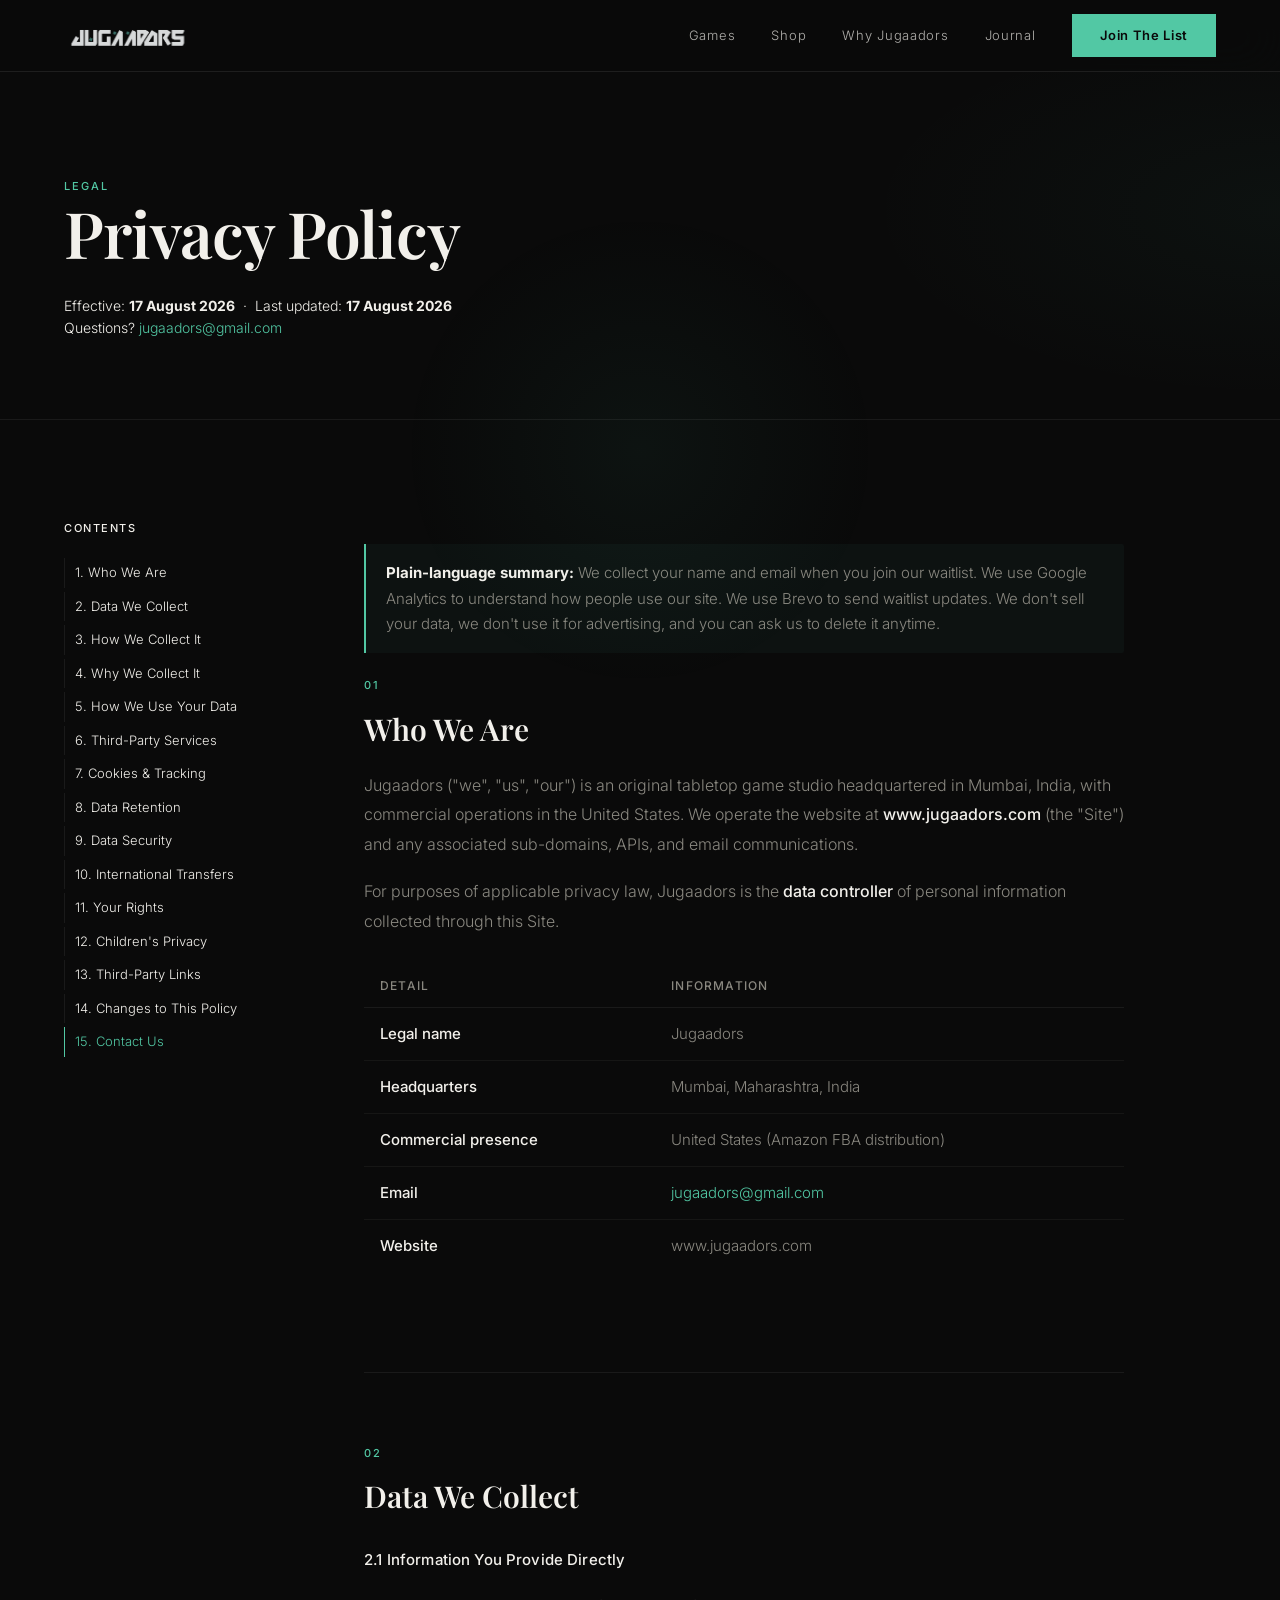
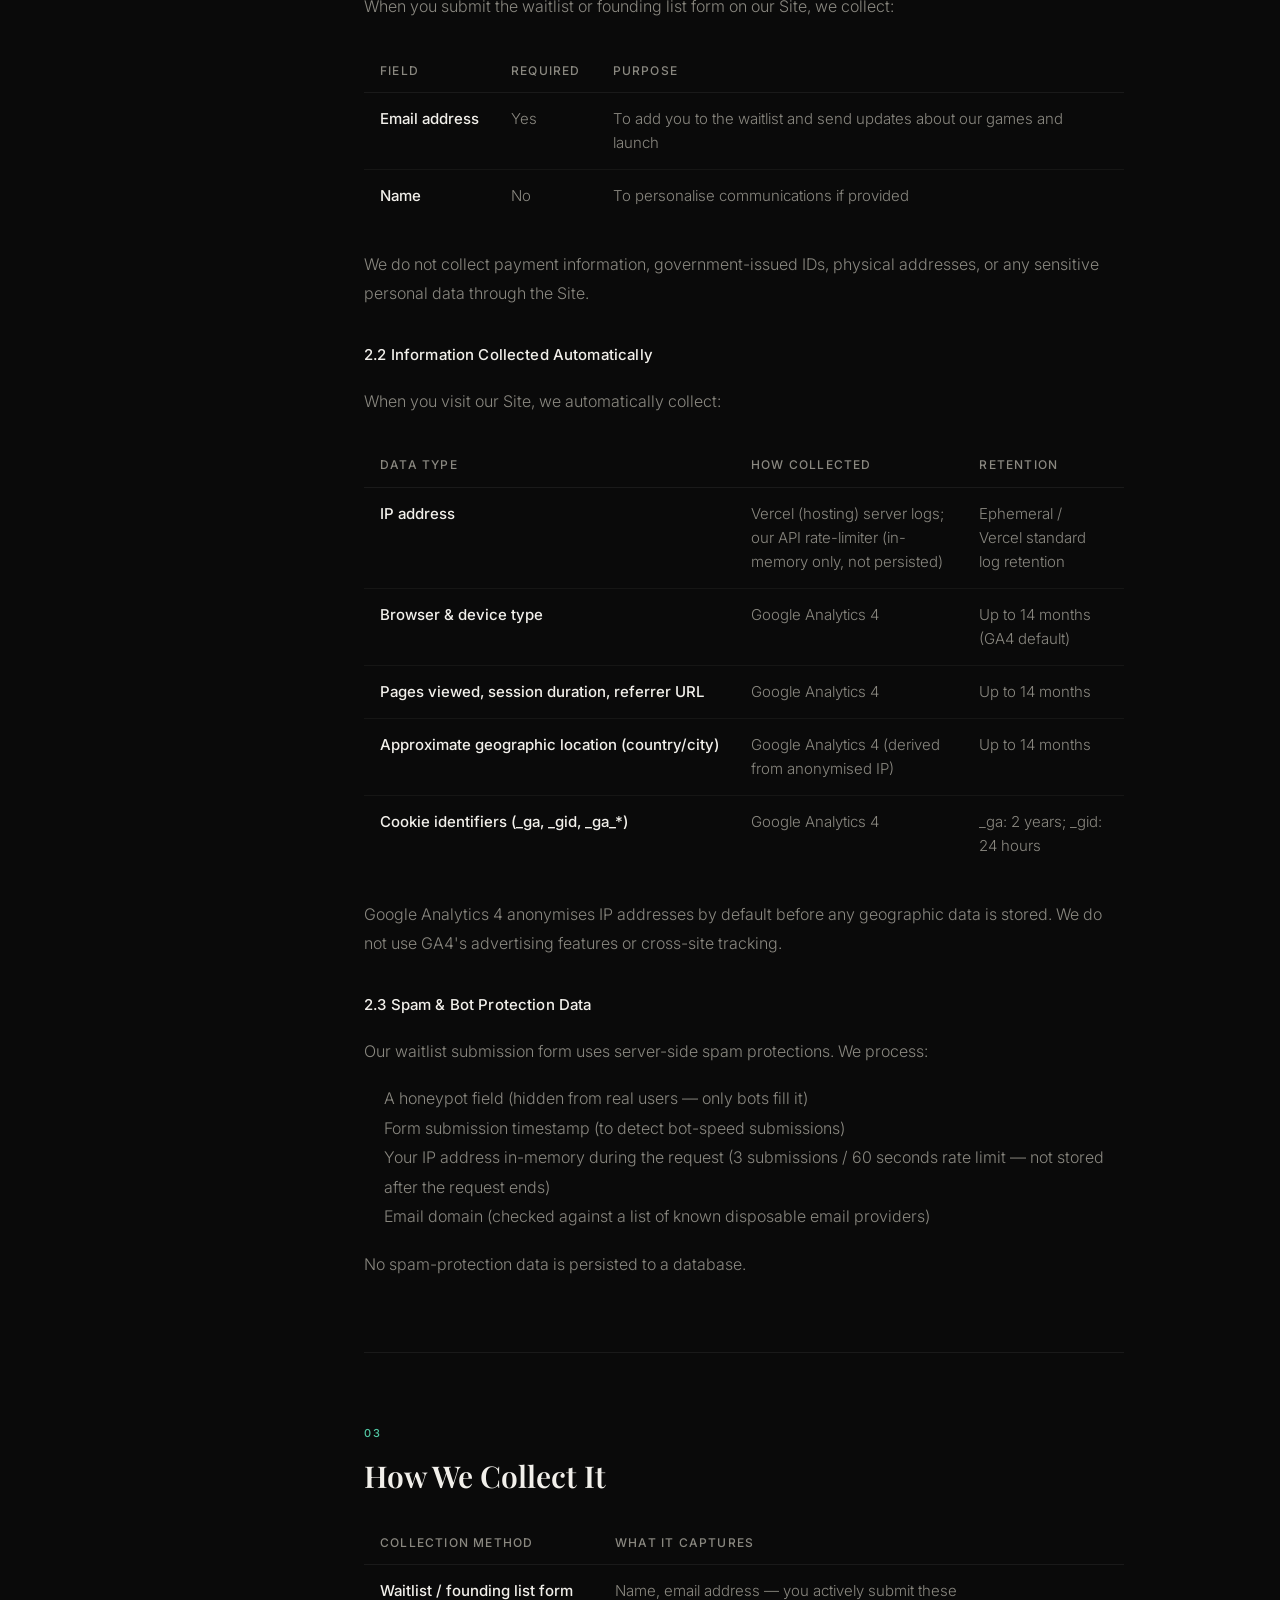
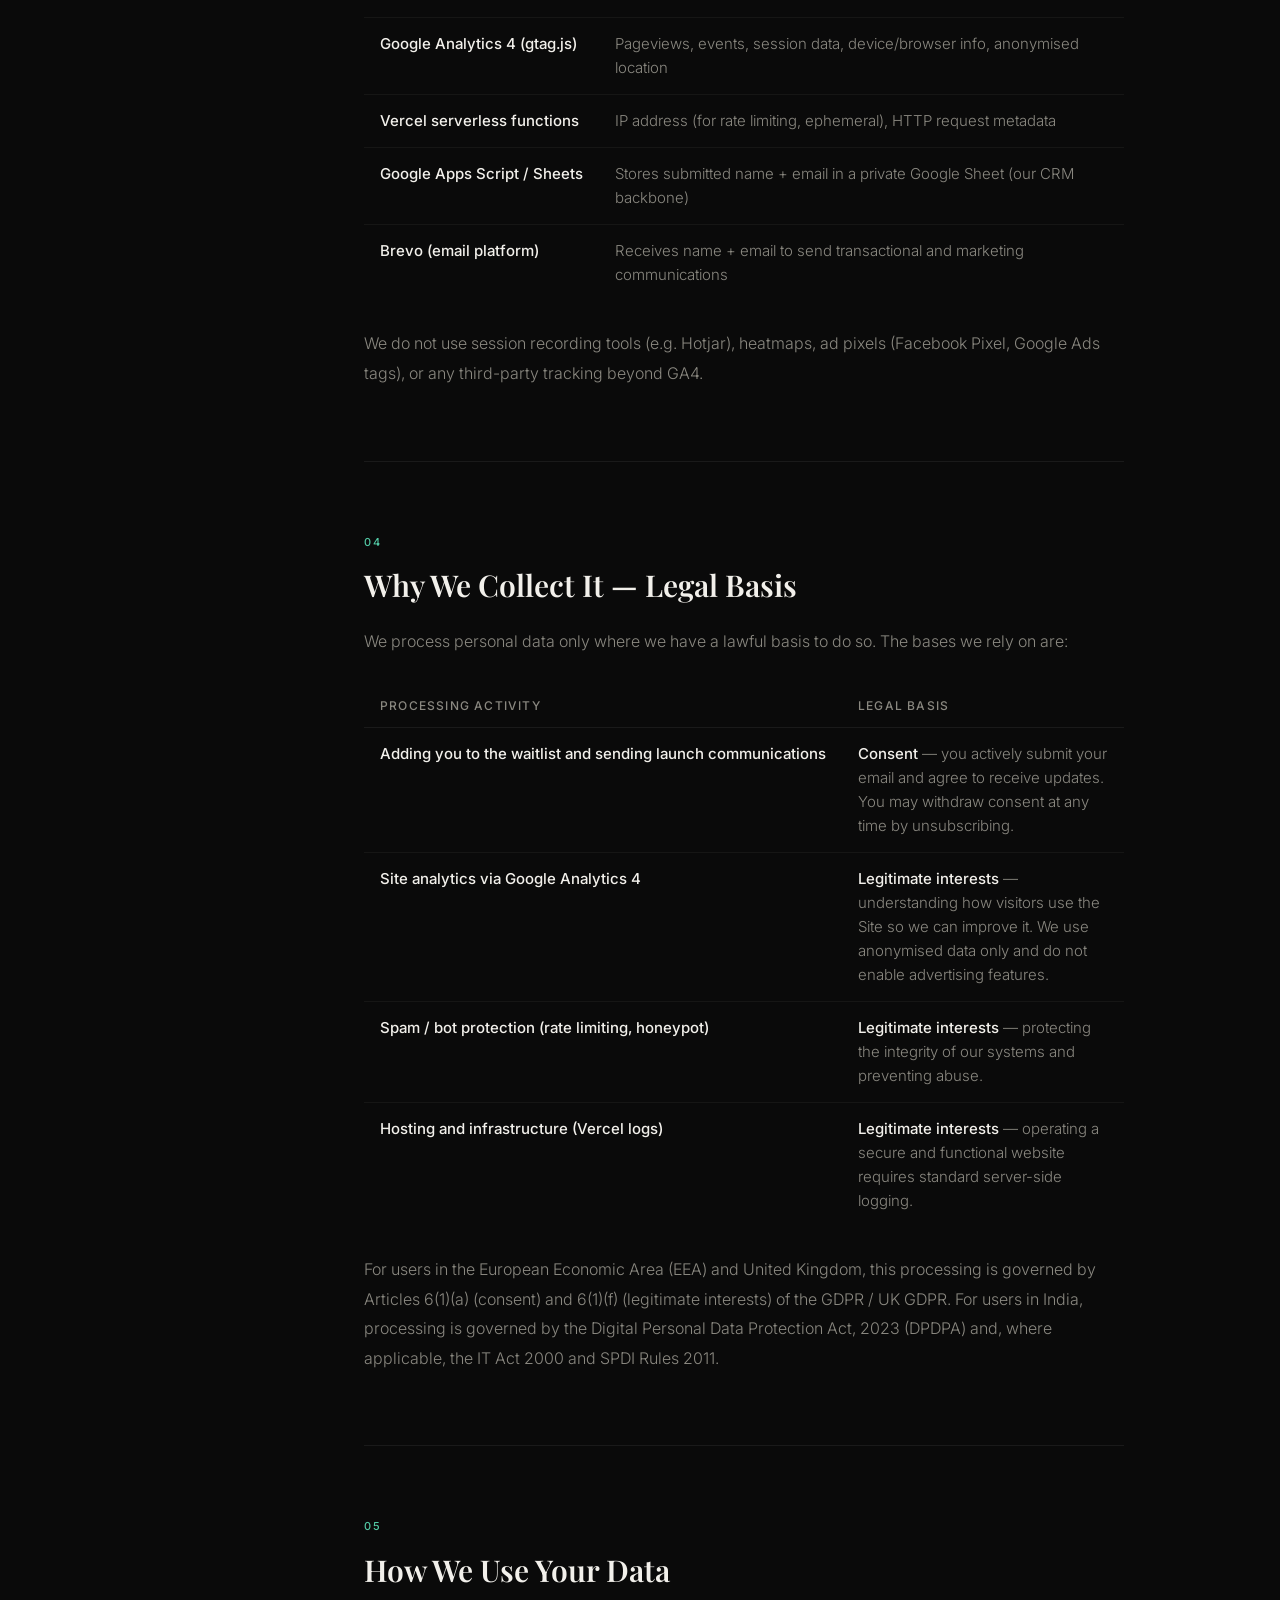
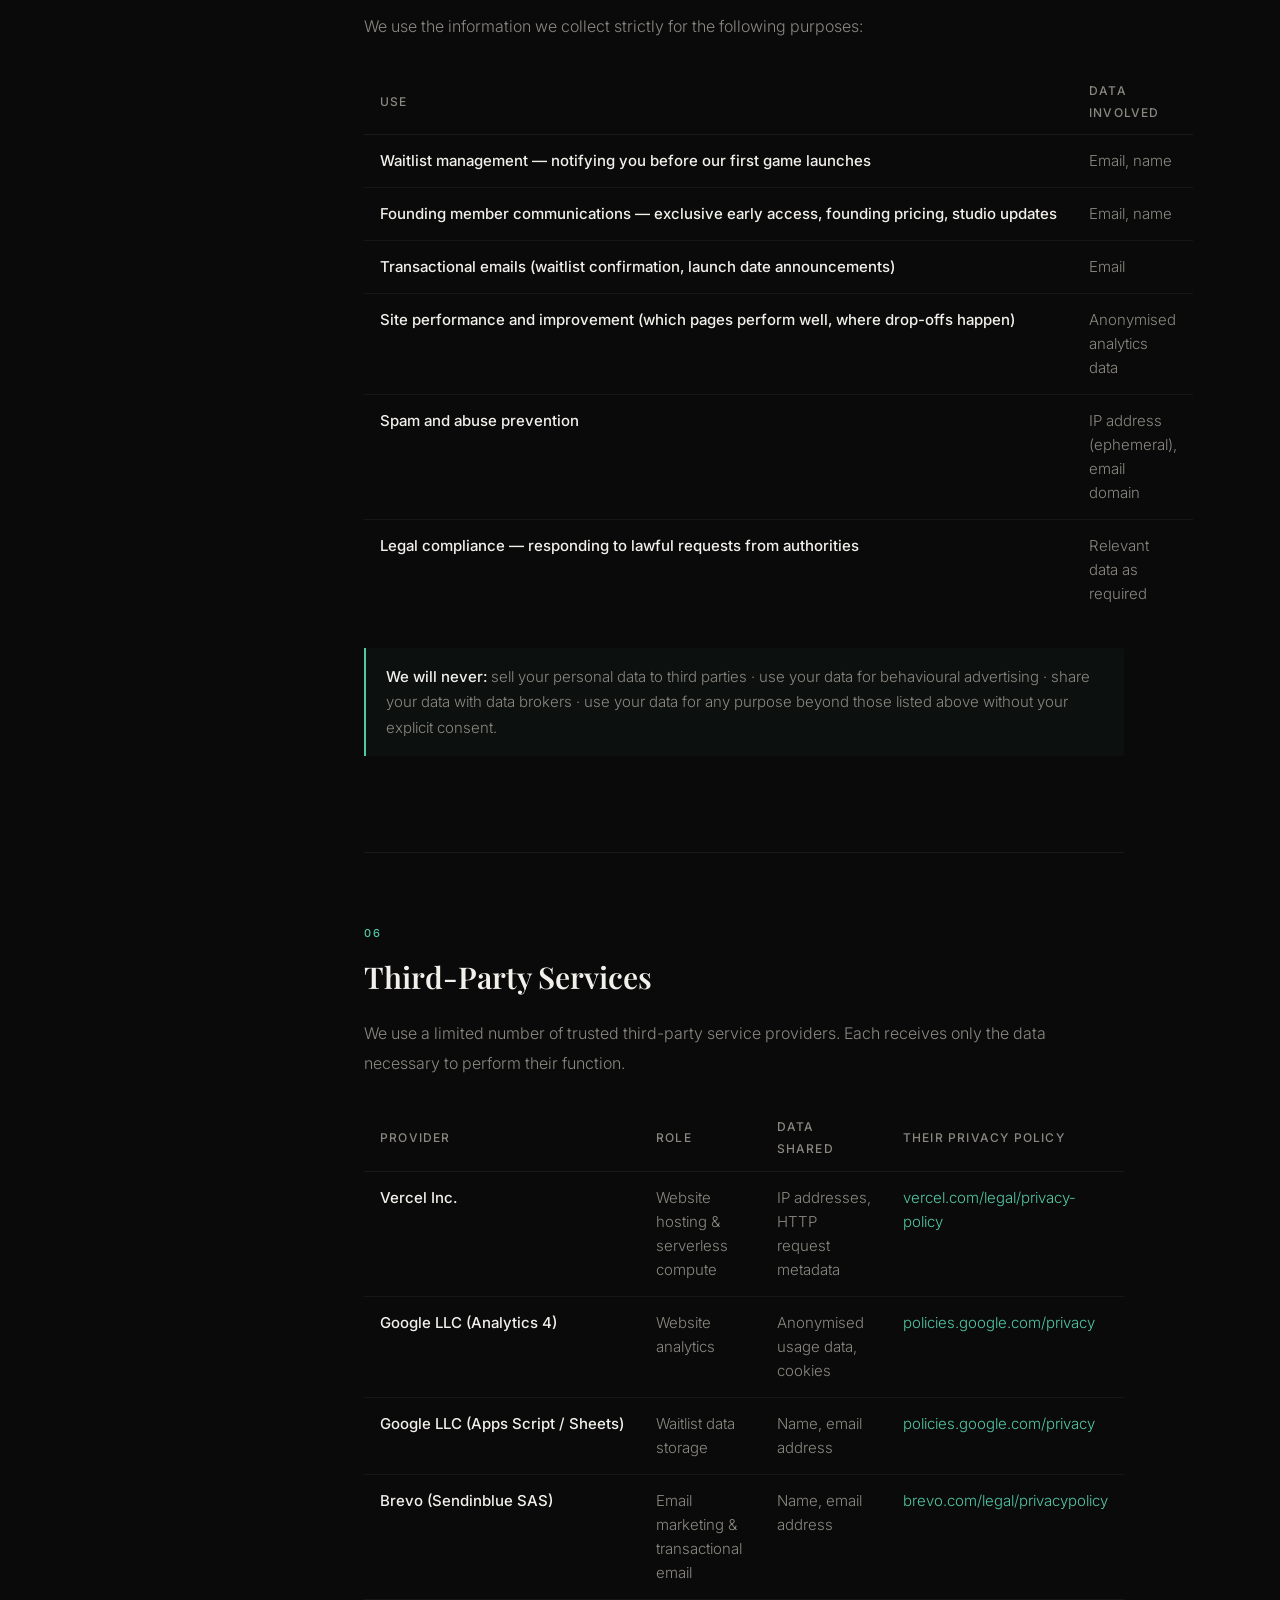
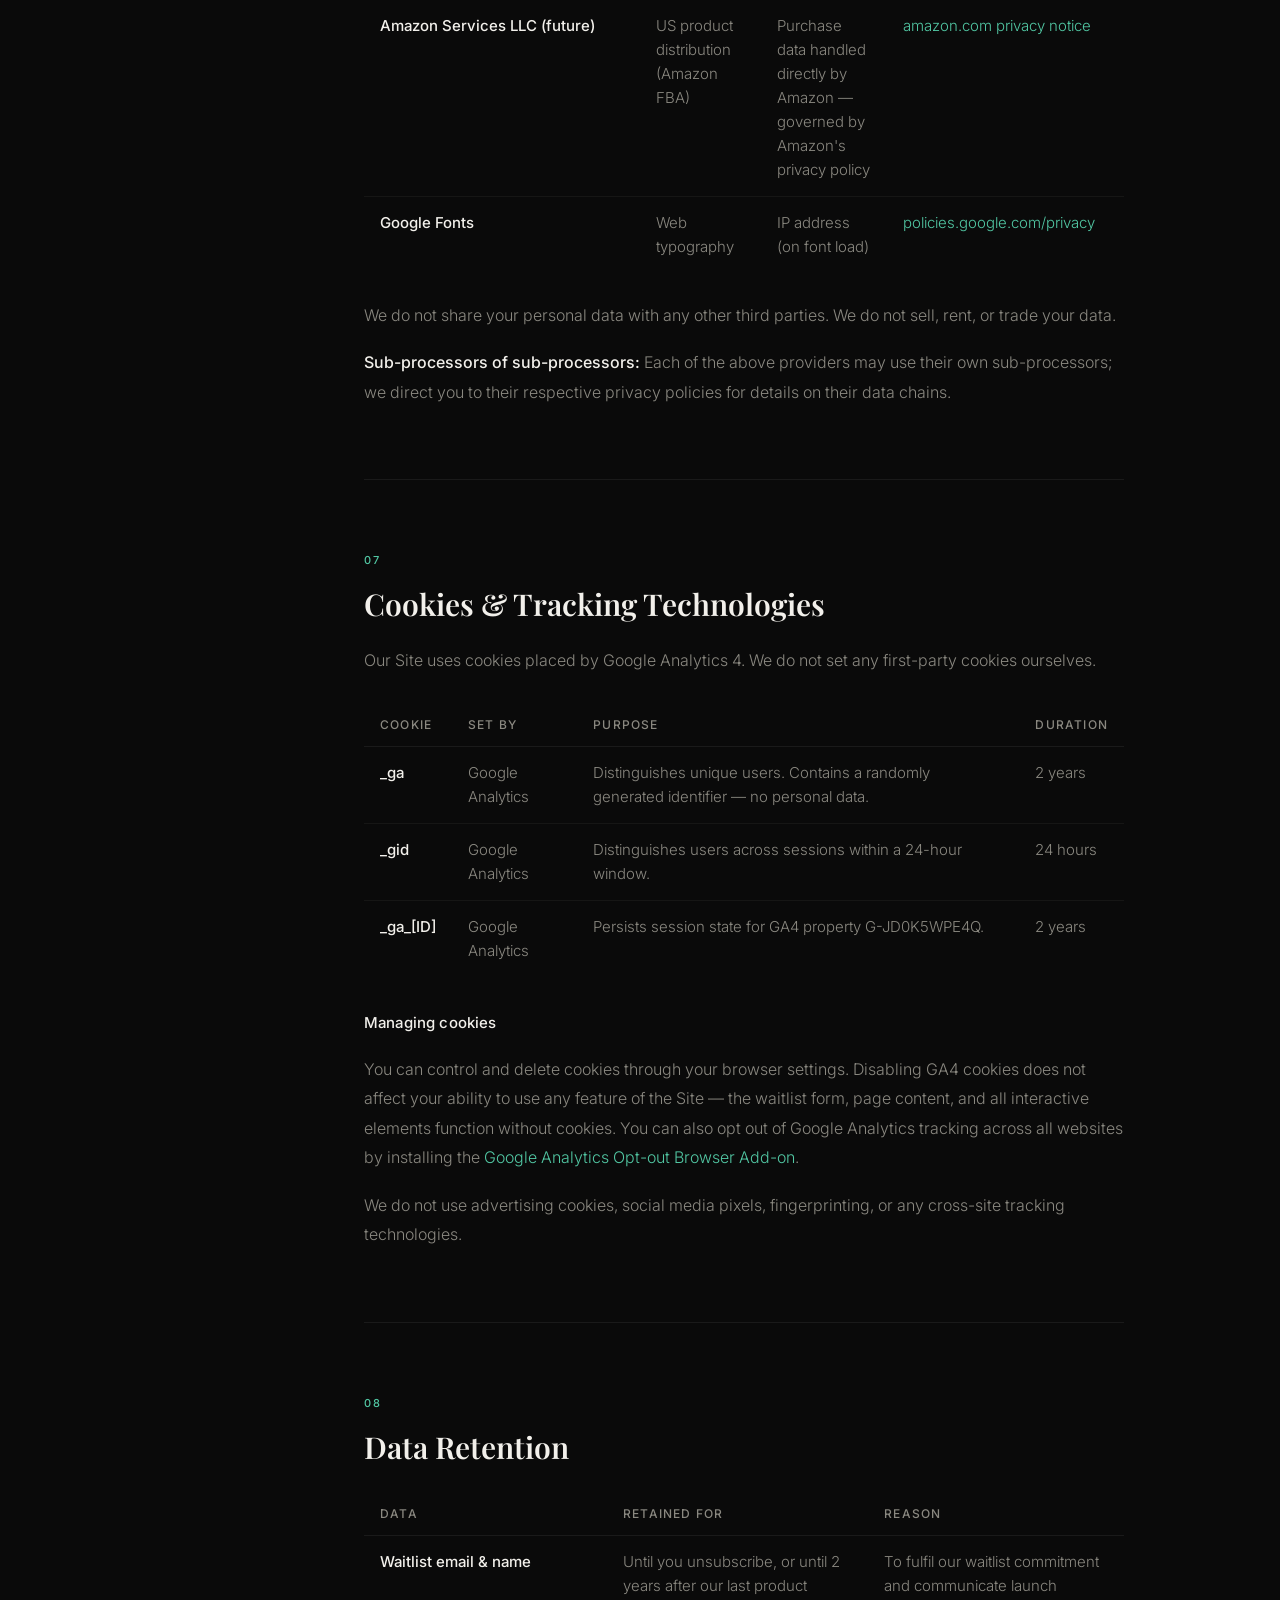
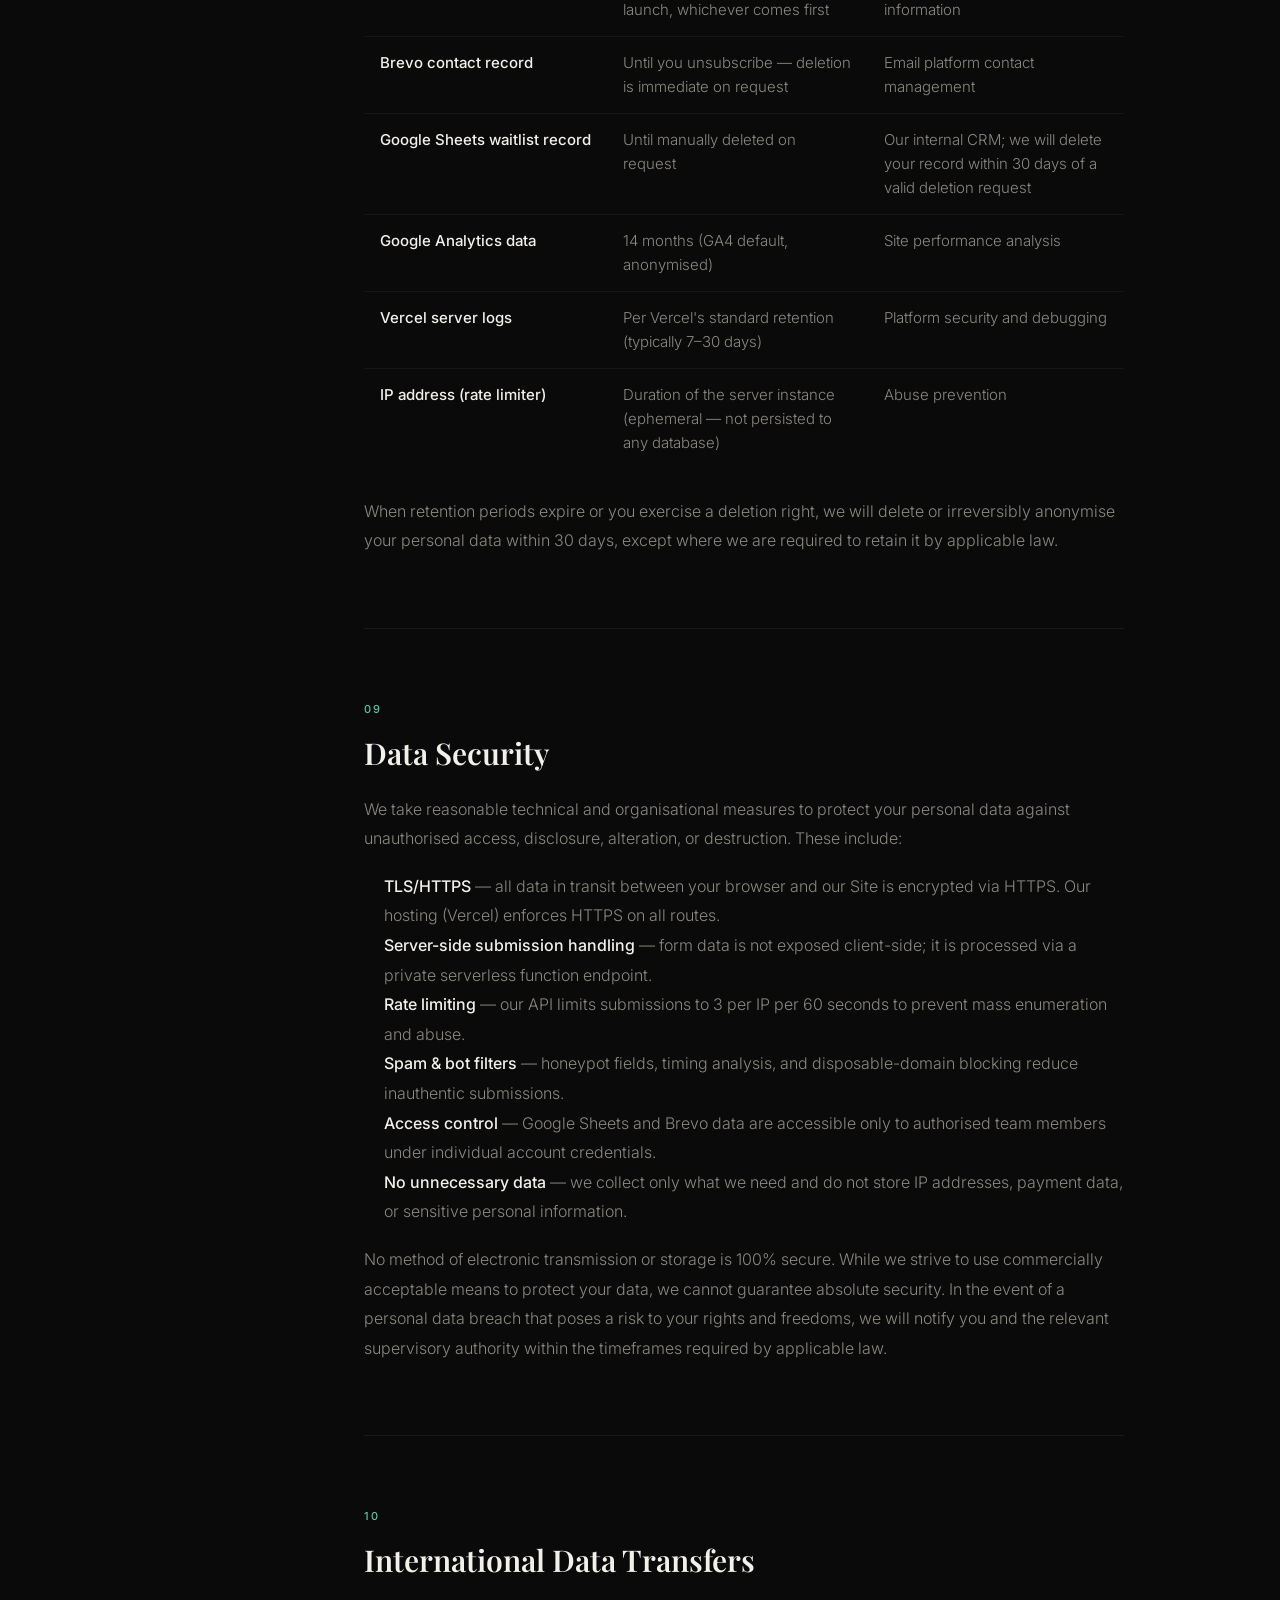
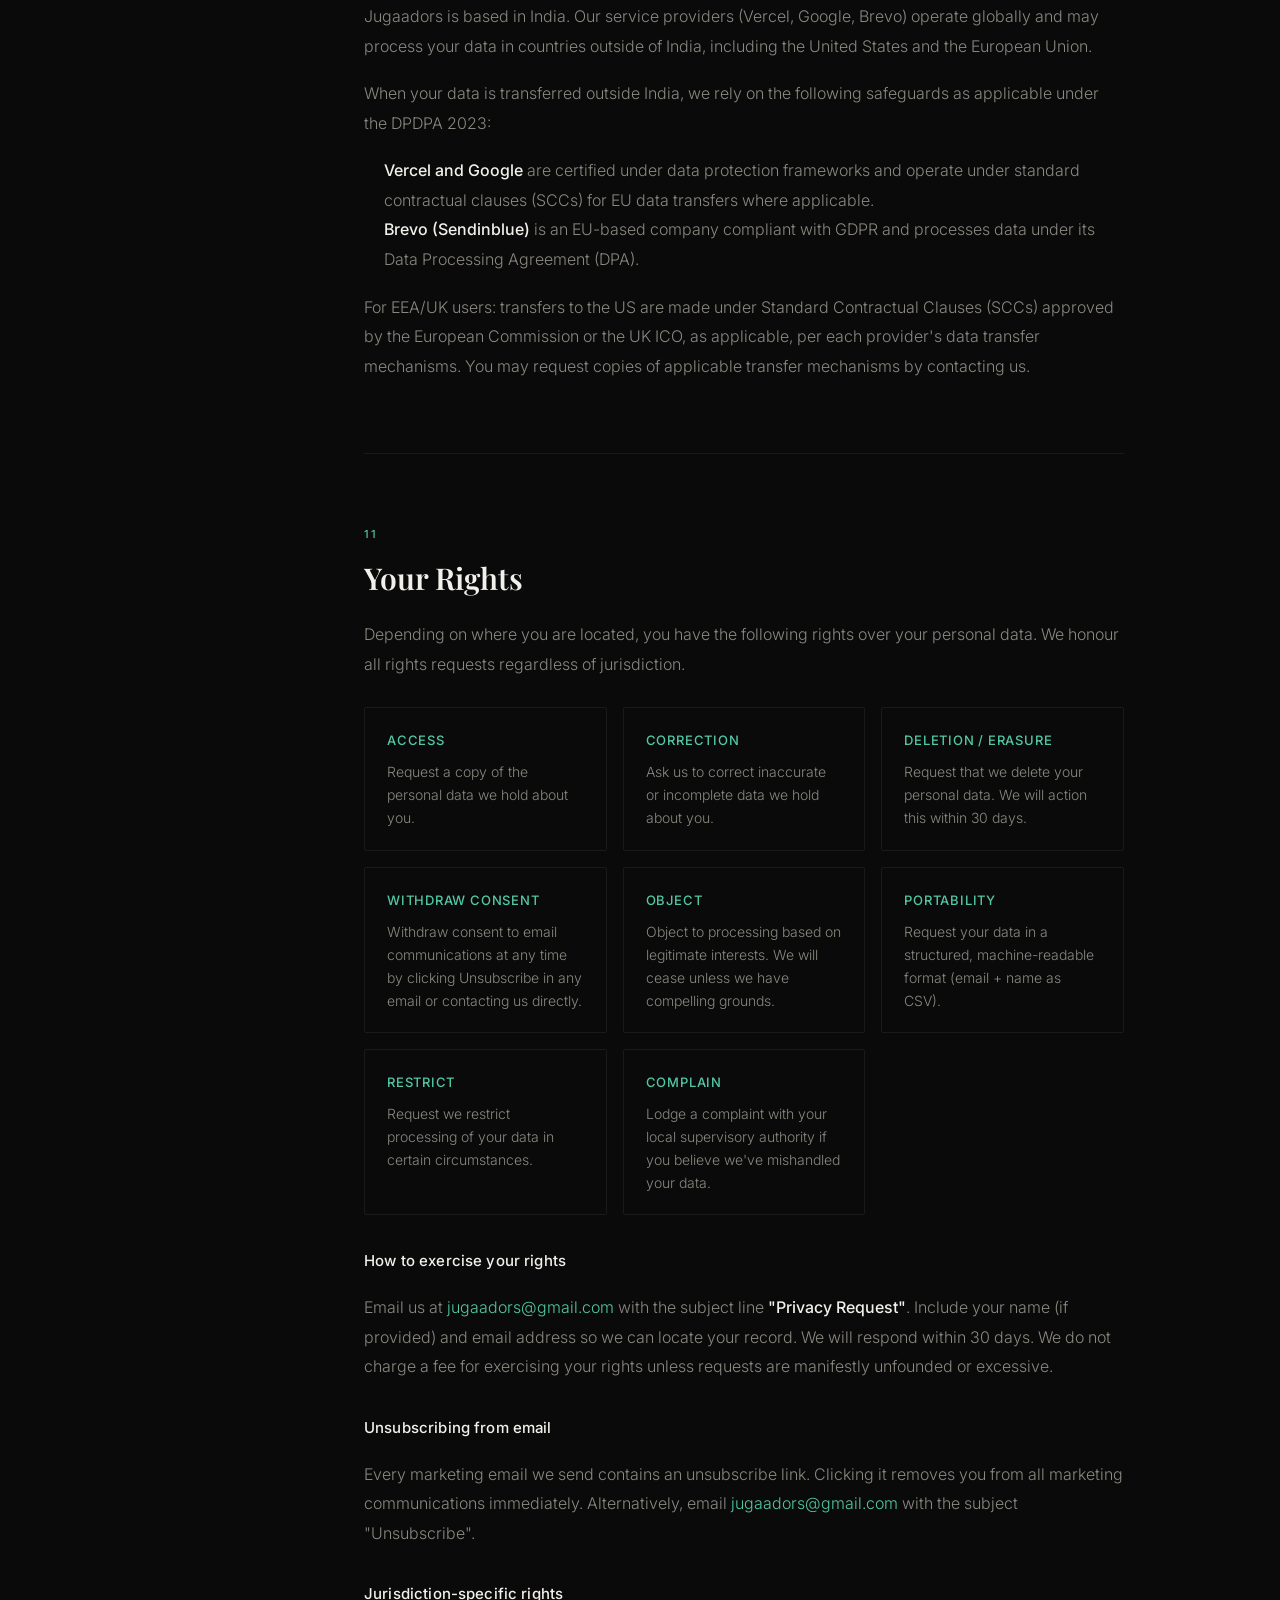
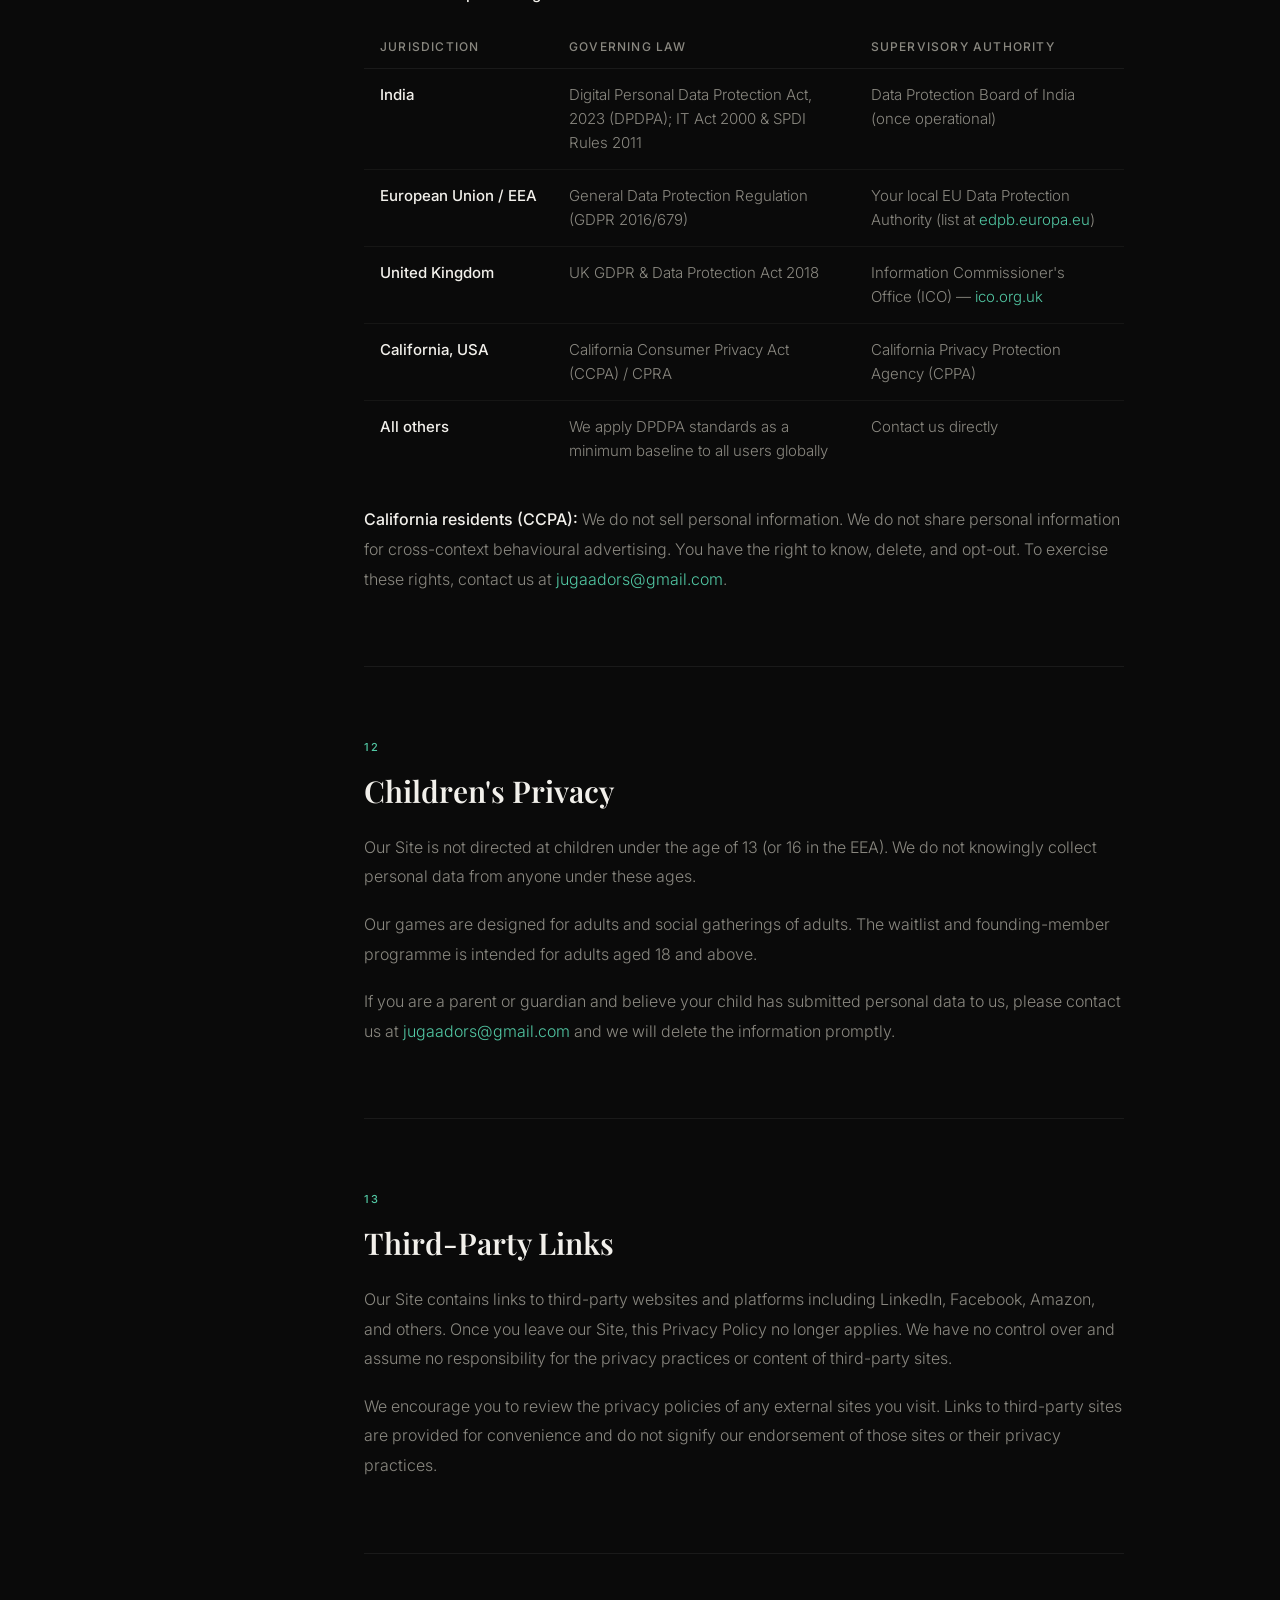
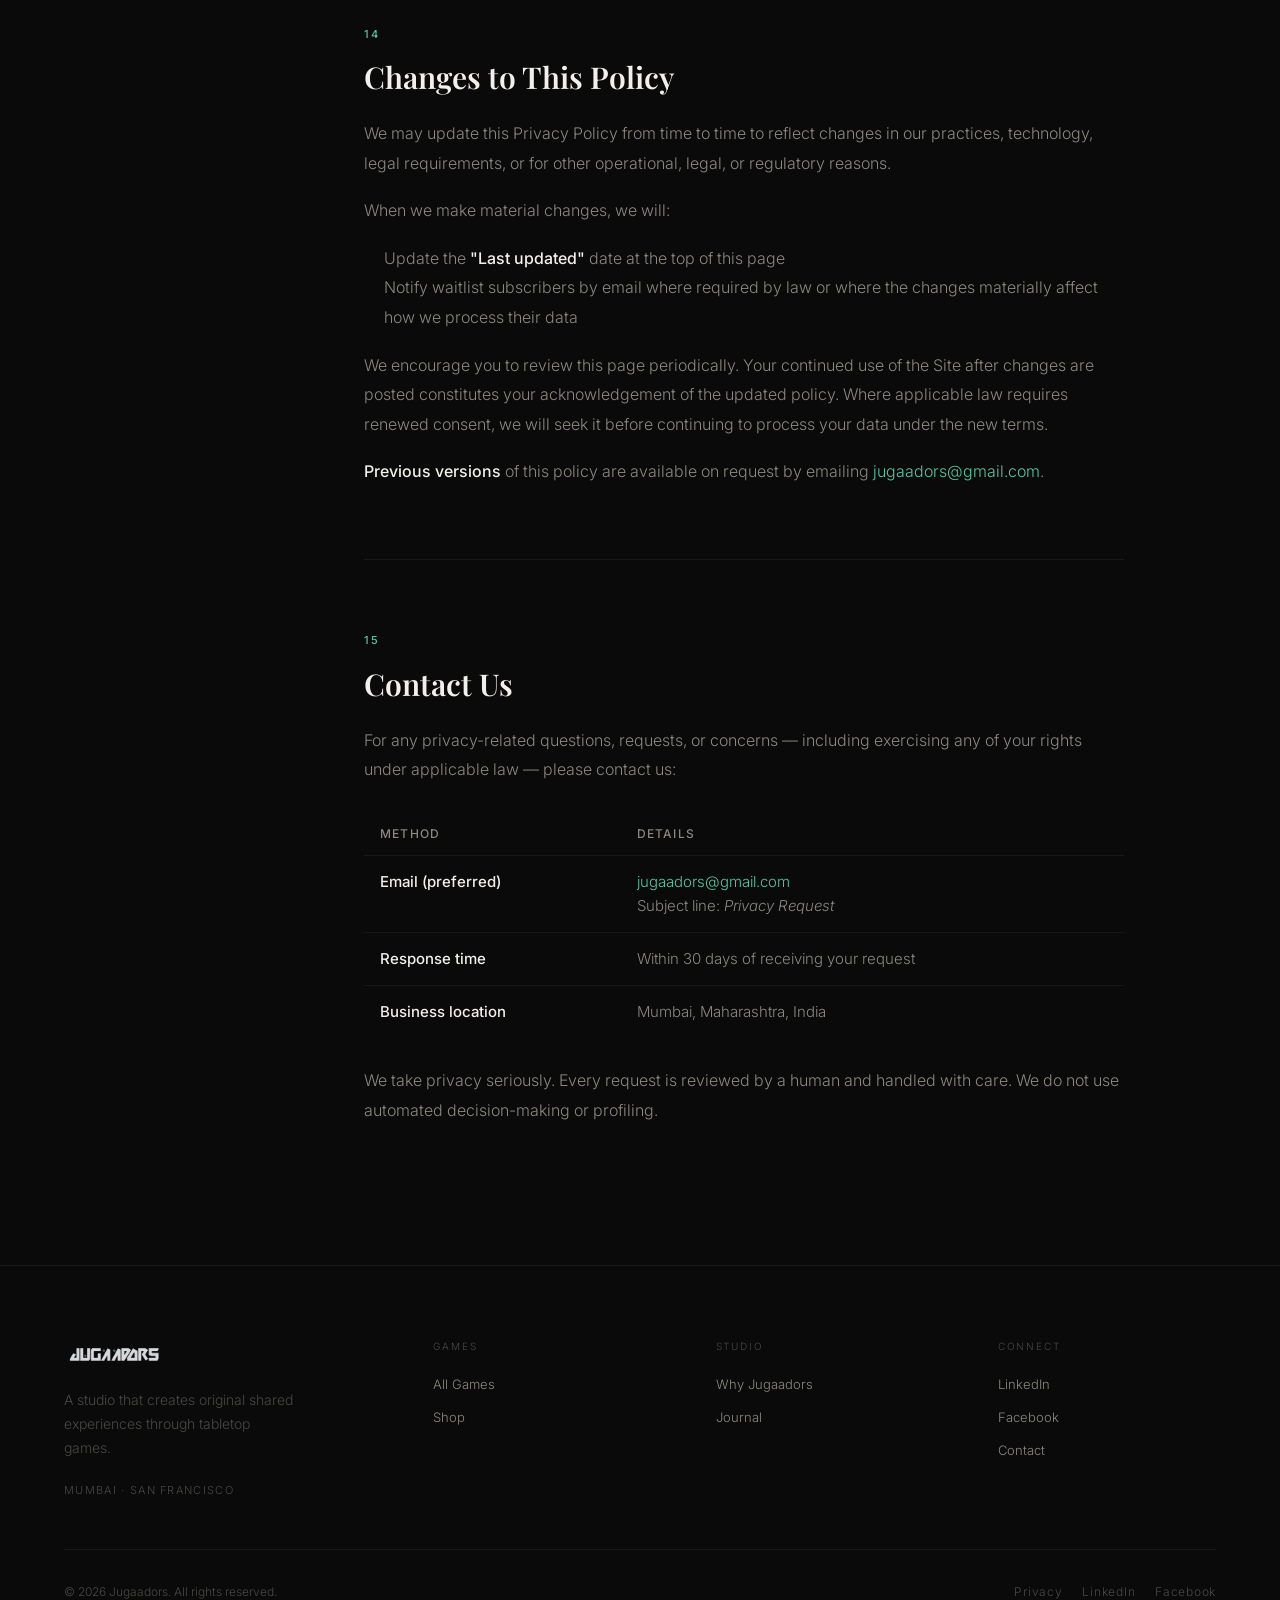
<file: privacy.html>
<!DOCTYPE html>
<html lang="en">
<head>
  <meta charset="UTF-8"/>
  <meta name="viewport" content="width=device-width, initial-scale=1.0"/>

  <!-- Google Analytics -->
  <script async src="https://www.googletagmanager.com/gtag/js?id=G-JD0K5WPE4Q"></script>
  <script>
    window.dataLayer = window.dataLayer || [];
    function gtag(){dataLayer.push(arguments);}
    gtag('js', new Date());
    gtag('config', 'G-JD0K5WPE4Q');
  </script>

  <!-- Primary SEO -->
  <title>Privacy Policy — Jugaadors</title>
  <meta name="description" content="Jugaadors Privacy Policy — how we collect, use, store, and protect your personal data. Covers waitlist submissions, analytics, cookies, email communications, and your rights under Indian DPDPA, GDPR, and US privacy law."/>
  <meta name="author" content="Jugaadors"/>
  <meta name="robots" content="index, follow"/>
  <meta name="theme-color" content="#0A0A0A"/>
  <link rel="canonical" href="https://www.jugaadors.com/privacy"/>

  <!-- Open Graph -->
  <meta property="og:type" content="website"/>
  <meta property="og:site_name" content="Jugaadors"/>
  <meta property="og:url" content="https://www.jugaadors.com/privacy"/>
  <meta property="og:title" content="Privacy Policy — Jugaadors"/>
  <meta property="og:description" content="How Jugaadors collects, uses, and protects your data. Full legal disclosure."/>
  <meta property="og:image" content="https://jugaadors.com/assets/og-image.jpg"/>
  <meta property="og:image:alt" content="Jugaadors — A Studio That Creates Reasons To Gather"/>
  <meta property="og:locale" content="en_IN"/>

  <!-- Twitter / X -->
  <meta name="twitter:card" content="summary_large_image"/>
  <meta name="twitter:site" content="@jugaadors"/>
  <meta name="twitter:title" content="Privacy Policy — Jugaadors"/>
  <meta name="twitter:image" content="https://jugaadors.com/assets/og-image.jpg"/>

  <!-- JSON-LD -->
  <script type="application/ld+json">
  {
    "@context": "https://schema.org",
    "@type": "WebPage",
    "name": "Privacy Policy — Jugaadors",
    "url": "https://www.jugaadors.com/privacy",
    "description": "Privacy Policy for Jugaadors — how we collect, use, and protect personal data.",
    "publisher": {
      "@type": "Organization",
      "name": "Jugaadors",
      "url": "https://jugaadors.com",
      "email": "jugaadors@gmail.com"
    },
    "breadcrumb": {
      "@type": "BreadcrumbList",
      "itemListElement": [
        { "@type": "ListItem", "position": 1, "name": "Home", "item": "https://jugaadors.com/" },
        { "@type": "ListItem", "position": 2, "name": "Privacy Policy", "item": "https://jugaadors.com/privacy" }
      ]
    }
  }
  </script>

  <!-- Favicons -->
  <link rel="icon" type="image/x-icon" href="assets/favicon.ico"/>
  <link rel="icon" type="image/png" sizes="32x32" href="assets/favicon-32.png"/>
  <link rel="apple-touch-icon" sizes="512x512" href="assets/favicon-512.png"/>

  <!-- Fonts -->
  <link rel="preconnect" href="https://fonts.googleapis.com"/>
  <link rel="preconnect" href="https://fonts.gstatic.com" crossorigin/>
  <link href="https://fonts.googleapis.com/css2?family=Playfair+Display:ital,wght@0,400;0,600;0,700;1,400;1,600&family=Inter:wght@300;400;500&display=swap" rel="stylesheet"/>

  <!-- Shared design system -->
  <link rel="stylesheet" href="shared.css"/>

  <style>
    /* ═══════════════════════════════════════
       PAGE HERO
    ═══════════════════════════════════════ */
    #page-hero {
      padding: calc(var(--nav-h) + 100px) 0 80px;
      border-bottom: 1px solid var(--border);
      position: relative; overflow: hidden;
    }
    #page-hero::before {
      content: ''; position: absolute; inset: 0;
      background: radial-gradient(ellipse 50% 70% at 100% 50%, rgba(82,200,164,.04) 0%, transparent 65%);
      pointer-events: none;
    }
    .page-hero-in { max-width: 780px; }
    .page-lbl   { margin-bottom: 24px; }
    .page-hl    { font-size: clamp(2.2rem, 5vw, 4.25rem); line-height: 1.08; margin-bottom: 28px; }
    .page-meta  { font-size: .875rem; color: var(--text-3); margin-top: 20px; }
    .page-meta a { color: var(--accent); text-decoration: none; }

    /* ═══════════════════════════════════════
       LAYOUT
    ═══════════════════════════════════════ */
    #policy-body { padding: 100px 0 140px; }
    .policy-layout {
      display: grid;
      grid-template-columns: 220px 1fr;
      gap: 80px;
      align-items: start;
    }

    /* ═══════════════════════════════════════
       SIDEBAR / TOC
    ═══════════════════════════════════════ */
    .policy-toc {
      position: sticky;
      top: calc(var(--nav-h) + 40px);
    }
    .toc-head {
      font-size: .6875rem;
      font-weight: 500;
      letter-spacing: .14em;
      text-transform: uppercase;
      color: var(--text-3);
      margin-bottom: 20px;
    }
    .toc-list { list-style: none; padding: 0; margin: 0; }
    .toc-list li { margin-bottom: 4px; }
    .toc-list a {
      display: block;
      font-size: .8125rem;
      color: var(--text-3);
      text-decoration: none;
      padding: 5px 10px;
      border-left: 1px solid var(--border);
      transition: color .2s, border-color .2s;
      line-height: 1.5;
    }
    .toc-list a:hover,
    .toc-list a.active {
      color: var(--accent);
      border-left-color: var(--accent);
    }

    /* ═══════════════════════════════════════
       POLICY CONTENT
    ═══════════════════════════════════════ */
    .policy-content { max-width: 760px; }

    .policy-section {
      padding-bottom: 72px;
      border-bottom: 1px solid var(--border);
      margin-bottom: 72px;
    }
    .policy-section:last-child {
      border-bottom: none; margin-bottom: 0; padding-bottom: 0;
    }

    .ps-num {
      font-size: .6875rem; font-weight: 500; letter-spacing: .14em;
      text-transform: uppercase; color: var(--accent);
      display: block; margin-bottom: 16px;
    }
    .ps-head {
      font-family: 'Playfair Display', serif;
      font-size: clamp(1.375rem, 2.5vw, 1.875rem);
      font-weight: 600; line-height: 1.2;
      color: var(--text); margin-bottom: 24px;
    }
    .ps-body {
      font-size: 1rem; line-height: 1.85;
      color: var(--text-2);
    }
    .ps-body p { margin-bottom: 18px; }
    .ps-body p:last-child { margin-bottom: 0; }
    .ps-body strong { color: var(--text); font-weight: 500; }
    .ps-body a { color: var(--accent); text-decoration: none; }
    .ps-body a:hover { text-decoration: underline; }

    /* Sub-section heads */
    .ps-sub {
      font-size: .9375rem; font-weight: 500;
      color: var(--text); margin: 32px 0 12px;
      letter-spacing: .01em;
    }

    /* Data table */
    .policy-table {
      width: 100%; border-collapse: collapse;
      margin: 28px 0; font-size: .9375rem;
      color: var(--text-2);
    }
    .policy-table th {
      text-align: left; font-size: .75rem;
      font-weight: 500; letter-spacing: .1em;
      text-transform: uppercase; color: var(--text-3);
      padding: 10px 16px; border-bottom: 1px solid var(--border);
    }
    .policy-table td {
      padding: 14px 16px;
      border-bottom: 1px solid rgba(242,240,235,.05);
      vertical-align: top; line-height: 1.6;
    }
    .policy-table tr:last-child td { border-bottom: none; }
    .policy-table td:first-child { color: var(--text); font-weight: 500; white-space: nowrap; }

    /* Rights chips */
    .rights-grid {
      display: grid;
      grid-template-columns: repeat(auto-fill, minmax(220px, 1fr));
      gap: 16px; margin-top: 28px;
    }
    .right-card {
      border: 1px solid var(--border);
      padding: 20px 22px; border-radius: 2px;
    }
    .right-card-head {
      font-size: .8125rem; font-weight: 500; letter-spacing: .06em;
      text-transform: uppercase; color: var(--accent);
      margin-bottom: 8px; display: block;
    }
    .right-card p {
      font-size: .875rem; color: var(--text-2);
      line-height: 1.65; margin: 0;
    }

    /* Highlight block */
    .ps-note {
      border-left: 2px solid var(--accent);
      padding: 16px 20px; margin: 24px 0;
      background: rgba(82,200,164,.04);
      border-radius: 0 2px 2px 0;
      font-size: .9375rem; color: var(--text-2);
      line-height: 1.7;
    }
    .ps-note strong { color: var(--text); }

    /* ═══════════════════════════════════════
       MOBILE
    ═══════════════════════════════════════ */
    @media (max-width: 900px) {
      .policy-layout { grid-template-columns: 1fr; gap: 48px; }
      .policy-toc { position: static; }
      .toc-list { display: none; }
    }
    @media (max-width: 600px) {
      #policy-body { padding: 64px 0 100px; }
      .policy-section { padding-bottom: 52px; margin-bottom: 52px; }
      .rights-grid { grid-template-columns: 1fr; }
      .policy-table { font-size: .875rem; }
      .policy-table th, .policy-table td { padding: 10px 12px; }
    }
  </style>
</head>
<body>
  <canvas id="grain" aria-hidden="true"></canvas>
  <div id="cursor-orb" aria-hidden="true"></div>
  <div id="progress"></div>

  <!-- ══════════════════════════════
       NAVIGATION
  ══════════════════════════════ -->
  <nav id="nav">
    <a href="/" class="nav-logo" aria-label="Jugaadors home">
      <img src="assets/logo.png" alt="Jugaadors"/>
    </a>
    <div class="nav-r">
      <a href="games.html" class="nav-link">Games</a>
      <a href="shop.html" class="nav-link">Shop</a>
      <a href="why.html" class="nav-link">Why Jugaadors</a>
      <a href="journal.html" class="nav-link">Journal</a>
      <a href="/#wl" class="nav-cta"><span class="nav-full">Join The List</span><span class="nav-short">Join</span></a>
      <button class="nav-toggle" id="nav-toggle" aria-label="Toggle navigation" aria-expanded="false">
        <span></span><span></span><span></span>
      </button>
    </div>
  </nav>
  <div class="nav-mobile" id="nav-mobile" aria-hidden="true">
    <a href="games.html" class="nav-mobile-link">Games</a>
    <a href="shop.html" class="nav-mobile-link">Shop</a>
    <a href="why.html" class="nav-mobile-link">Why Jugaadors</a>
    <a href="journal.html" class="nav-mobile-link">Journal</a>
    <a href="privacy.html" class="nav-mobile-link">Privacy</a>
    <a href="/#wl" class="nav-mobile-cta">Join The Founding List</a>
  </div>

  <!-- ══════════════════════════════
       PAGE HERO
  ══════════════════════════════ -->
  <section id="page-hero">
    <div class="container">
      <div class="page-hero-in rv">
        <span class="t-label page-lbl">Legal</span>
        <h1 class="t-heading page-hl">Privacy Policy</h1>
        <p class="page-meta">
          Effective: <strong>17 August 2026</strong> &nbsp;·&nbsp; Last updated: <strong>17 August 2026</strong><br>
          Questions? <a href="mailto:jugaadors@gmail.com">jugaadors@gmail.com</a>
        </p>
      </div>
    </div>
  </section>

  <!-- ══════════════════════════════
       POLICY BODY
  ══════════════════════════════ -->
  <section id="policy-body">
    <div class="container">
      <div class="policy-layout">

        <!-- SIDEBAR TOC -->
        <aside class="policy-toc" aria-label="Table of contents">
          <p class="toc-head">Contents</p>
          <ul class="toc-list" id="toc-list">
            <li><a href="#s1">1. Who We Are</a></li>
            <li><a href="#s2">2. Data We Collect</a></li>
            <li><a href="#s3">3. How We Collect It</a></li>
            <li><a href="#s4">4. Why We Collect It</a></li>
            <li><a href="#s5">5. How We Use Your Data</a></li>
            <li><a href="#s6">6. Third-Party Services</a></li>
            <li><a href="#s7">7. Cookies & Tracking</a></li>
            <li><a href="#s8">8. Data Retention</a></li>
            <li><a href="#s9">9. Data Security</a></li>
            <li><a href="#s10">10. International Transfers</a></li>
            <li><a href="#s11">11. Your Rights</a></li>
            <li><a href="#s12">12. Children's Privacy</a></li>
            <li><a href="#s13">13. Third-Party Links</a></li>
            <li><a href="#s14">14. Changes to This Policy</a></li>
            <li><a href="#s15">15. Contact Us</a></li>
          </ul>
        </aside>

        <!-- MAIN CONTENT -->
        <div class="policy-content">

          <div class="ps-note">
            <strong>Plain-language summary:</strong> We collect your name and email when you join our waitlist. We use Google Analytics to understand how people use our site. We use Brevo to send waitlist updates. We don't sell your data, we don't use it for advertising, and you can ask us to delete it anytime.
          </div>

          <!-- ── 1. WHO WE ARE ── -->
          <div class="policy-section rv" id="s1">
            <span class="ps-num">01</span>
            <h2 class="ps-head">Who We Are</h2>
            <div class="ps-body">
              <p>Jugaadors ("we", "us", "our") is an original tabletop game studio headquartered in Mumbai, India, with commercial operations in the United States. We operate the website at <strong>www.jugaadors.com</strong> (the "Site") and any associated sub-domains, APIs, and email communications.</p>
              <p>For purposes of applicable privacy law, Jugaadors is the <strong>data controller</strong> of personal information collected through this Site.</p>
              <table class="policy-table">
                <thead>
                  <tr><th>Detail</th><th>Information</th></tr>
                </thead>
                <tbody>
                  <tr><td>Legal name</td><td>Jugaadors</td></tr>
                  <tr><td>Headquarters</td><td>Mumbai, Maharashtra, India</td></tr>
                  <tr><td>Commercial presence</td><td>United States (Amazon FBA distribution)</td></tr>
                  <tr><td>Email</td><td><a href="mailto:jugaadors@gmail.com">jugaadors@gmail.com</a></td></tr>
                  <tr><td>Website</td><td>www.jugaadors.com</td></tr>
                </tbody>
              </table>
            </div>
          </div>

          <!-- ── 2. DATA WE COLLECT ── -->
          <div class="policy-section rv" id="s2">
            <span class="ps-num">02</span>
            <h2 class="ps-head">Data We Collect</h2>
            <div class="ps-body">
              <p class="ps-sub">2.1 Information You Provide Directly</p>
              <p>When you submit the waitlist or founding list form on our Site, we collect:</p>
              <table class="policy-table">
                <thead>
                  <tr><th>Field</th><th>Required</th><th>Purpose</th></tr>
                </thead>
                <tbody>
                  <tr><td>Email address</td><td>Yes</td><td>To add you to the waitlist and send updates about our games and launch</td></tr>
                  <tr><td>Name</td><td>No</td><td>To personalise communications if provided</td></tr>
                </tbody>
              </table>
              <p>We do not collect payment information, government-issued IDs, physical addresses, or any sensitive personal data through the Site.</p>

              <p class="ps-sub">2.2 Information Collected Automatically</p>
              <p>When you visit our Site, we automatically collect:</p>
              <table class="policy-table">
                <thead>
                  <tr><th>Data type</th><th>How collected</th><th>Retention</th></tr>
                </thead>
                <tbody>
                  <tr><td>IP address</td><td>Vercel (hosting) server logs; our API rate-limiter (in-memory only, not persisted)</td><td>Ephemeral / Vercel standard log retention</td></tr>
                  <tr><td>Browser &amp; device type</td><td>Google Analytics 4</td><td>Up to 14 months (GA4 default)</td></tr>
                  <tr><td>Pages viewed, session duration, referrer URL</td><td>Google Analytics 4</td><td>Up to 14 months</td></tr>
                  <tr><td>Approximate geographic location (country/city)</td><td>Google Analytics 4 (derived from anonymised IP)</td><td>Up to 14 months</td></tr>
                  <tr><td>Cookie identifiers (_ga, _gid, _ga_*)</td><td>Google Analytics 4</td><td>_ga: 2 years; _gid: 24 hours</td></tr>
                </tbody>
              </table>
              <p>Google Analytics 4 anonymises IP addresses by default before any geographic data is stored. We do not use GA4's advertising features or cross-site tracking.</p>

              <p class="ps-sub">2.3 Spam &amp; Bot Protection Data</p>
              <p>Our waitlist submission form uses server-side spam protections. We process:</p>
              <ul style="margin: 0 0 18px 20px; color: var(--text-2); line-height: 1.85;">
                <li>A honeypot field (hidden from real users — only bots fill it)</li>
                <li>Form submission timestamp (to detect bot-speed submissions)</li>
                <li>Your IP address in-memory during the request (3 submissions / 60 seconds rate limit — not stored after the request ends)</li>
                <li>Email domain (checked against a list of known disposable email providers)</li>
              </ul>
              <p>No spam-protection data is persisted to a database.</p>
            </div>
          </div>

          <!-- ── 3. HOW WE COLLECT ── -->
          <div class="policy-section rv" id="s3">
            <span class="ps-num">03</span>
            <h2 class="ps-head">How We Collect It</h2>
            <div class="ps-body">
              <table class="policy-table">
                <thead>
                  <tr><th>Collection method</th><th>What it captures</th></tr>
                </thead>
                <tbody>
                  <tr><td>Waitlist / founding list form</td><td>Name, email address — you actively submit these</td></tr>
                  <tr><td>Google Analytics 4 (gtag.js)</td><td>Pageviews, events, session data, device/browser info, anonymised location</td></tr>
                  <tr><td>Vercel serverless functions</td><td>IP address (for rate limiting, ephemeral), HTTP request metadata</td></tr>
                  <tr><td>Google Apps Script / Sheets</td><td>Stores submitted name + email in a private Google Sheet (our CRM backbone)</td></tr>
                  <tr><td>Brevo (email platform)</td><td>Receives name + email to send transactional and marketing communications</td></tr>
                </tbody>
              </table>
              <p>We do not use session recording tools (e.g. Hotjar), heatmaps, ad pixels (Facebook Pixel, Google Ads tags), or any third-party tracking beyond GA4.</p>
            </div>
          </div>

          <!-- ── 4. WHY / LEGAL BASIS ── -->
          <div class="policy-section rv" id="s4">
            <span class="ps-num">04</span>
            <h2 class="ps-head">Why We Collect It — Legal Basis</h2>
            <div class="ps-body">
              <p>We process personal data only where we have a lawful basis to do so. The bases we rely on are:</p>
              <table class="policy-table">
                <thead>
                  <tr><th>Processing activity</th><th>Legal basis</th></tr>
                </thead>
                <tbody>
                  <tr><td>Adding you to the waitlist and sending launch communications</td><td><strong>Consent</strong> — you actively submit your email and agree to receive updates. You may withdraw consent at any time by unsubscribing.</td></tr>
                  <tr><td>Site analytics via Google Analytics 4</td><td><strong>Legitimate interests</strong> — understanding how visitors use the Site so we can improve it. We use anonymised data only and do not enable advertising features.</td></tr>
                  <tr><td>Spam / bot protection (rate limiting, honeypot)</td><td><strong>Legitimate interests</strong> — protecting the integrity of our systems and preventing abuse.</td></tr>
                  <tr><td>Hosting and infrastructure (Vercel logs)</td><td><strong>Legitimate interests</strong> — operating a secure and functional website requires standard server-side logging.</td></tr>
                </tbody>
              </table>
              <p>For users in the European Economic Area (EEA) and United Kingdom, this processing is governed by Articles 6(1)(a) (consent) and 6(1)(f) (legitimate interests) of the GDPR / UK GDPR. For users in India, processing is governed by the Digital Personal Data Protection Act, 2023 (DPDPA) and, where applicable, the IT Act 2000 and SPDI Rules 2011.</p>
            </div>
          </div>

          <!-- ── 5. HOW WE USE ── -->
          <div class="policy-section rv" id="s5">
            <span class="ps-num">05</span>
            <h2 class="ps-head">How We Use Your Data</h2>
            <div class="ps-body">
              <p>We use the information we collect strictly for the following purposes:</p>
              <table class="policy-table">
                <thead>
                  <tr><th>Use</th><th>Data involved</th></tr>
                </thead>
                <tbody>
                  <tr><td>Waitlist management — notifying you before our first game launches</td><td>Email, name</td></tr>
                  <tr><td>Founding member communications — exclusive early access, founding pricing, studio updates</td><td>Email, name</td></tr>
                  <tr><td>Transactional emails (waitlist confirmation, launch date announcements)</td><td>Email</td></tr>
                  <tr><td>Site performance and improvement (which pages perform well, where drop-offs happen)</td><td>Anonymised analytics data</td></tr>
                  <tr><td>Spam and abuse prevention</td><td>IP address (ephemeral), email domain</td></tr>
                  <tr><td>Legal compliance — responding to lawful requests from authorities</td><td>Relevant data as required</td></tr>
                </tbody>
              </table>
              <div class="ps-note">
                <strong>We will never:</strong> sell your personal data to third parties · use your data for behavioural advertising · share your data with data brokers · use your data for any purpose beyond those listed above without your explicit consent.
              </div>
            </div>
          </div>

          <!-- ── 6. THIRD PARTIES ── -->
          <div class="policy-section rv" id="s6">
            <span class="ps-num">06</span>
            <h2 class="ps-head">Third-Party Services</h2>
            <div class="ps-body">
              <p>We use a limited number of trusted third-party service providers. Each receives only the data necessary to perform their function.</p>
              <table class="policy-table">
                <thead>
                  <tr><th>Provider</th><th>Role</th><th>Data shared</th><th>Their privacy policy</th></tr>
                </thead>
                <tbody>
                  <tr>
                    <td>Vercel Inc.</td>
                    <td>Website hosting &amp; serverless compute</td>
                    <td>IP addresses, HTTP request metadata</td>
                    <td><a href="https://vercel.com/legal/privacy-policy" target="_blank" rel="noopener">vercel.com/legal/privacy-policy</a></td>
                  </tr>
                  <tr>
                    <td>Google LLC (Analytics 4)</td>
                    <td>Website analytics</td>
                    <td>Anonymised usage data, cookies</td>
                    <td><a href="https://policies.google.com/privacy" target="_blank" rel="noopener">policies.google.com/privacy</a></td>
                  </tr>
                  <tr>
                    <td>Google LLC (Apps Script / Sheets)</td>
                    <td>Waitlist data storage</td>
                    <td>Name, email address</td>
                    <td><a href="https://policies.google.com/privacy" target="_blank" rel="noopener">policies.google.com/privacy</a></td>
                  </tr>
                  <tr>
                    <td>Brevo (Sendinblue SAS)</td>
                    <td>Email marketing &amp; transactional email</td>
                    <td>Name, email address</td>
                    <td><a href="https://www.brevo.com/legal/privacypolicy/" target="_blank" rel="noopener">brevo.com/legal/privacypolicy</a></td>
                  </tr>
                  <tr>
                    <td>Amazon Services LLC (future)</td>
                    <td>US product distribution (Amazon FBA)</td>
                    <td>Purchase data handled directly by Amazon — governed by Amazon's privacy policy</td>
                    <td><a href="https://www.amazon.com/gp/help/customer/display.html?nodeId=GX7NJQ4ZB8MHFRNJ" target="_blank" rel="noopener">amazon.com privacy notice</a></td>
                  </tr>
                  <tr>
                    <td>Google Fonts</td>
                    <td>Web typography</td>
                    <td>IP address (on font load)</td>
                    <td><a href="https://policies.google.com/privacy" target="_blank" rel="noopener">policies.google.com/privacy</a></td>
                  </tr>
                </tbody>
              </table>
              <p>We do not share your personal data with any other third parties. We do not sell, rent, or trade your data.</p>
              <p><strong>Sub-processors of sub-processors:</strong> Each of the above providers may use their own sub-processors; we direct you to their respective privacy policies for details on their data chains.</p>
            </div>
          </div>

          <!-- ── 7. COOKIES ── -->
          <div class="policy-section rv" id="s7">
            <span class="ps-num">07</span>
            <h2 class="ps-head">Cookies &amp; Tracking Technologies</h2>
            <div class="ps-body">
              <p>Our Site uses cookies placed by Google Analytics 4. We do not set any first-party cookies ourselves.</p>
              <table class="policy-table">
                <thead>
                  <tr><th>Cookie</th><th>Set by</th><th>Purpose</th><th>Duration</th></tr>
                </thead>
                <tbody>
                  <tr><td>_ga</td><td>Google Analytics</td><td>Distinguishes unique users. Contains a randomly generated identifier — no personal data.</td><td>2 years</td></tr>
                  <tr><td>_gid</td><td>Google Analytics</td><td>Distinguishes users across sessions within a 24-hour window.</td><td>24 hours</td></tr>
                  <tr><td>_ga_[ID]</td><td>Google Analytics</td><td>Persists session state for GA4 property G-JD0K5WPE4Q.</td><td>2 years</td></tr>
                </tbody>
              </table>
              <p class="ps-sub">Managing cookies</p>
              <p>You can control and delete cookies through your browser settings. Disabling GA4 cookies does not affect your ability to use any feature of the Site — the waitlist form, page content, and all interactive elements function without cookies. You can also opt out of Google Analytics tracking across all websites by installing the <a href="https://tools.google.com/dlpage/gaoptout" target="_blank" rel="noopener">Google Analytics Opt-out Browser Add-on</a>.</p>
              <p>We do not use advertising cookies, social media pixels, fingerprinting, or any cross-site tracking technologies.</p>
            </div>
          </div>

          <!-- ── 8. RETENTION ── -->
          <div class="policy-section rv" id="s8">
            <span class="ps-num">08</span>
            <h2 class="ps-head">Data Retention</h2>
            <div class="ps-body">
              <table class="policy-table">
                <thead>
                  <tr><th>Data</th><th>Retained for</th><th>Reason</th></tr>
                </thead>
                <tbody>
                  <tr><td>Waitlist email &amp; name</td><td>Until you unsubscribe, or until 2 years after our last product launch, whichever comes first</td><td>To fulfil our waitlist commitment and communicate launch information</td></tr>
                  <tr><td>Brevo contact record</td><td>Until you unsubscribe — deletion is immediate on request</td><td>Email platform contact management</td></tr>
                  <tr><td>Google Sheets waitlist record</td><td>Until manually deleted on request</td><td>Our internal CRM; we will delete your record within 30 days of a valid deletion request</td></tr>
                  <tr><td>Google Analytics data</td><td>14 months (GA4 default, anonymised)</td><td>Site performance analysis</td></tr>
                  <tr><td>Vercel server logs</td><td>Per Vercel's standard retention (typically 7–30 days)</td><td>Platform security and debugging</td></tr>
                  <tr><td>IP address (rate limiter)</td><td>Duration of the server instance (ephemeral — not persisted to any database)</td><td>Abuse prevention</td></tr>
                </tbody>
              </table>
              <p>When retention periods expire or you exercise a deletion right, we will delete or irreversibly anonymise your personal data within 30 days, except where we are required to retain it by applicable law.</p>
            </div>
          </div>

          <!-- ── 9. SECURITY ── -->
          <div class="policy-section rv" id="s9">
            <span class="ps-num">09</span>
            <h2 class="ps-head">Data Security</h2>
            <div class="ps-body">
              <p>We take reasonable technical and organisational measures to protect your personal data against unauthorised access, disclosure, alteration, or destruction. These include:</p>
              <ul style="margin: 0 0 18px 20px; color: var(--text-2); line-height: 1.85;">
                <li><strong>TLS/HTTPS</strong> — all data in transit between your browser and our Site is encrypted via HTTPS. Our hosting (Vercel) enforces HTTPS on all routes.</li>
                <li><strong>Server-side submission handling</strong> — form data is not exposed client-side; it is processed via a private serverless function endpoint.</li>
                <li><strong>Rate limiting</strong> — our API limits submissions to 3 per IP per 60 seconds to prevent mass enumeration and abuse.</li>
                <li><strong>Spam &amp; bot filters</strong> — honeypot fields, timing analysis, and disposable-domain blocking reduce inauthentic submissions.</li>
                <li><strong>Access control</strong> — Google Sheets and Brevo data are accessible only to authorised team members under individual account credentials.</li>
                <li><strong>No unnecessary data</strong> — we collect only what we need and do not store IP addresses, payment data, or sensitive personal information.</li>
              </ul>
              <p>No method of electronic transmission or storage is 100% secure. While we strive to use commercially acceptable means to protect your data, we cannot guarantee absolute security. In the event of a personal data breach that poses a risk to your rights and freedoms, we will notify you and the relevant supervisory authority within the timeframes required by applicable law.</p>
            </div>
          </div>

          <!-- ── 10. INTERNATIONAL TRANSFERS ── -->
          <div class="policy-section rv" id="s10">
            <span class="ps-num">10</span>
            <h2 class="ps-head">International Data Transfers</h2>
            <div class="ps-body">
              <p>Jugaadors is based in India. Our service providers (Vercel, Google, Brevo) operate globally and may process your data in countries outside of India, including the United States and the European Union.</p>
              <p>When your data is transferred outside India, we rely on the following safeguards as applicable under the DPDPA 2023:</p>
              <ul style="margin: 0 0 18px 20px; color: var(--text-2); line-height: 1.85;">
                <li><strong>Vercel and Google</strong> are certified under data protection frameworks and operate under standard contractual clauses (SCCs) for EU data transfers where applicable.</li>
                <li><strong>Brevo (Sendinblue)</strong> is an EU-based company compliant with GDPR and processes data under its Data Processing Agreement (DPA).</li>
              </ul>
              <p>For EEA/UK users: transfers to the US are made under Standard Contractual Clauses (SCCs) approved by the European Commission or the UK ICO, as applicable, per each provider's data transfer mechanisms. You may request copies of applicable transfer mechanisms by contacting us.</p>
            </div>
          </div>

          <!-- ── 11. YOUR RIGHTS ── -->
          <div class="policy-section rv" id="s11">
            <span class="ps-num">11</span>
            <h2 class="ps-head">Your Rights</h2>
            <div class="ps-body">
              <p>Depending on where you are located, you have the following rights over your personal data. We honour all rights requests regardless of jurisdiction.</p>
              <div class="rights-grid">
                <div class="right-card">
                  <span class="right-card-head">Access</span>
                  <p>Request a copy of the personal data we hold about you.</p>
                </div>
                <div class="right-card">
                  <span class="right-card-head">Correction</span>
                  <p>Ask us to correct inaccurate or incomplete data we hold about you.</p>
                </div>
                <div class="right-card">
                  <span class="right-card-head">Deletion / Erasure</span>
                  <p>Request that we delete your personal data. We will action this within 30 days.</p>
                </div>
                <div class="right-card">
                  <span class="right-card-head">Withdraw Consent</span>
                  <p>Withdraw consent to email communications at any time by clicking Unsubscribe in any email or contacting us directly.</p>
                </div>
                <div class="right-card">
                  <span class="right-card-head">Object</span>
                  <p>Object to processing based on legitimate interests. We will cease unless we have compelling grounds.</p>
                </div>
                <div class="right-card">
                  <span class="right-card-head">Portability</span>
                  <p>Request your data in a structured, machine-readable format (email + name as CSV).</p>
                </div>
                <div class="right-card">
                  <span class="right-card-head">Restrict</span>
                  <p>Request we restrict processing of your data in certain circumstances.</p>
                </div>
                <div class="right-card">
                  <span class="right-card-head">Complain</span>
                  <p>Lodge a complaint with your local supervisory authority if you believe we've mishandled your data.</p>
                </div>
              </div>

              <p class="ps-sub">How to exercise your rights</p>
              <p>Email us at <a href="mailto:jugaadors@gmail.com">jugaadors@gmail.com</a> with the subject line <strong>"Privacy Request"</strong>. Include your name (if provided) and email address so we can locate your record. We will respond within 30 days. We do not charge a fee for exercising your rights unless requests are manifestly unfounded or excessive.</p>

              <p class="ps-sub">Unsubscribing from email</p>
              <p>Every marketing email we send contains an unsubscribe link. Clicking it removes you from all marketing communications immediately. Alternatively, email <a href="mailto:jugaadors@gmail.com">jugaadors@gmail.com</a> with the subject "Unsubscribe".</p>

              <p class="ps-sub">Jurisdiction-specific rights</p>
              <table class="policy-table" style="margin-top: 16px;">
                <thead>
                  <tr><th>Jurisdiction</th><th>Governing law</th><th>Supervisory authority</th></tr>
                </thead>
                <tbody>
                  <tr>
                    <td>India</td>
                    <td>Digital Personal Data Protection Act, 2023 (DPDPA); IT Act 2000 &amp; SPDI Rules 2011</td>
                    <td>Data Protection Board of India (once operational)</td>
                  </tr>
                  <tr>
                    <td>European Union / EEA</td>
                    <td>General Data Protection Regulation (GDPR 2016/679)</td>
                    <td>Your local EU Data Protection Authority (list at <a href="https://edpb.europa.eu/about-edpb/about-edpb/members_en" target="_blank" rel="noopener">edpb.europa.eu</a>)</td>
                  </tr>
                  <tr>
                    <td>United Kingdom</td>
                    <td>UK GDPR &amp; Data Protection Act 2018</td>
                    <td>Information Commissioner's Office (ICO) — <a href="https://ico.org.uk" target="_blank" rel="noopener">ico.org.uk</a></td>
                  </tr>
                  <tr>
                    <td>California, USA</td>
                    <td>California Consumer Privacy Act (CCPA) / CPRA</td>
                    <td>California Privacy Protection Agency (CPPA)</td>
                  </tr>
                  <tr>
                    <td>All others</td>
                    <td>We apply DPDPA standards as a minimum baseline to all users globally</td>
                    <td>Contact us directly</td>
                  </tr>
                </tbody>
              </table>
              <p style="margin-top: 20px;"><strong>California residents (CCPA):</strong> We do not sell personal information. We do not share personal information for cross-context behavioural advertising. You have the right to know, delete, and opt-out. To exercise these rights, contact us at <a href="mailto:jugaadors@gmail.com">jugaadors@gmail.com</a>.</p>
            </div>
          </div>

          <!-- ── 12. CHILDREN ── -->
          <div class="policy-section rv" id="s12">
            <span class="ps-num">12</span>
            <h2 class="ps-head">Children's Privacy</h2>
            <div class="ps-body">
              <p>Our Site is not directed at children under the age of 13 (or 16 in the EEA). We do not knowingly collect personal data from anyone under these ages.</p>
              <p>Our games are designed for adults and social gatherings of adults. The waitlist and founding-member programme is intended for adults aged 18 and above.</p>
              <p>If you are a parent or guardian and believe your child has submitted personal data to us, please contact us at <a href="mailto:jugaadors@gmail.com">jugaadors@gmail.com</a> and we will delete the information promptly.</p>
            </div>
          </div>

          <!-- ── 13. THIRD-PARTY LINKS ── -->
          <div class="policy-section rv" id="s13">
            <span class="ps-num">13</span>
            <h2 class="ps-head">Third-Party Links</h2>
            <div class="ps-body">
              <p>Our Site contains links to third-party websites and platforms including LinkedIn, Facebook, Amazon, and others. Once you leave our Site, this Privacy Policy no longer applies. We have no control over and assume no responsibility for the privacy practices or content of third-party sites.</p>
              <p>We encourage you to review the privacy policies of any external sites you visit. Links to third-party sites are provided for convenience and do not signify our endorsement of those sites or their privacy practices.</p>
            </div>
          </div>

          <!-- ── 14. CHANGES ── -->
          <div class="policy-section rv" id="s14">
            <span class="ps-num">14</span>
            <h2 class="ps-head">Changes to This Policy</h2>
            <div class="ps-body">
              <p>We may update this Privacy Policy from time to time to reflect changes in our practices, technology, legal requirements, or for other operational, legal, or regulatory reasons.</p>
              <p>When we make material changes, we will:</p>
              <ul style="margin: 0 0 18px 20px; color: var(--text-2); line-height: 1.85;">
                <li>Update the <strong>"Last updated"</strong> date at the top of this page</li>
                <li>Notify waitlist subscribers by email where required by law or where the changes materially affect how we process their data</li>
              </ul>
              <p>We encourage you to review this page periodically. Your continued use of the Site after changes are posted constitutes your acknowledgement of the updated policy. Where applicable law requires renewed consent, we will seek it before continuing to process your data under the new terms.</p>
              <p><strong>Previous versions</strong> of this policy are available on request by emailing <a href="mailto:jugaadors@gmail.com">jugaadors@gmail.com</a>.</p>
            </div>
          </div>

          <!-- ── 15. CONTACT ── -->
          <div class="policy-section rv" id="s15">
            <span class="ps-num">15</span>
            <h2 class="ps-head">Contact Us</h2>
            <div class="ps-body">
              <p>For any privacy-related questions, requests, or concerns — including exercising any of your rights under applicable law — please contact us:</p>
              <table class="policy-table">
                <thead>
                  <tr><th>Method</th><th>Details</th></tr>
                </thead>
                <tbody>
                  <tr><td>Email (preferred)</td><td><a href="mailto:jugaadors@gmail.com">jugaadors@gmail.com</a><br>Subject line: <em>Privacy Request</em></td></tr>
                  <tr><td>Response time</td><td>Within 30 days of receiving your request</td></tr>
                  <tr><td>Business location</td><td>Mumbai, Maharashtra, India</td></tr>
                </tbody>
              </table>
              <p>We take privacy seriously. Every request is reviewed by a human and handled with care. We do not use automated decision-making or profiling.</p>
            </div>
          </div>

        </div><!-- /policy-content -->
      </div><!-- /policy-layout -->
    </div><!-- /container -->
  </section>

  <!-- ══════════════════════════════
       FOOTER
  ══════════════════════════════ -->
  <footer>
    <div class="container">
      <div class="ft-top">
        <div class="ft-brand">
          <div class="ft-logo"><img src="assets/logo.png" alt="Jugaadors"/></div>
          <p class="ft-tagline">A studio that creates original shared experiences through tabletop games.</p>
          <span class="ft-loc">Mumbai · San Francisco</span>
        </div>
        <div class="ft-nav-col">
          <span class="ft-nav-head">Games</span>
          <a href="games.html">All Games</a>
          <a href="shop.html">Shop</a>
        </div>
        <div class="ft-nav-col">
          <span class="ft-nav-head">Studio</span>
          <a href="why.html">Why Jugaadors</a>
          <a href="journal.html">Journal</a>
        </div>
        <div class="ft-nav-col">
          <span class="ft-nav-head">Connect</span>
          <a href="https://www.linkedin.com/company/jugaadors/" target="_blank" rel="noopener">LinkedIn</a>
          <a href="https://www.facebook.com/profile.php?id=100066866651196" target="_blank" rel="noopener">Facebook</a>
          <a href="mailto:jugaadors@gmail.com">Contact</a>
        </div>
      </div>
      <div class="ft-bottom">
        <p class="ft-copy">© 2026 Jugaadors. All rights reserved.</p>
        <div class="ft-social">
          <a href="privacy.html">Privacy</a>
          <a href="https://www.linkedin.com/company/jugaadors/" target="_blank" rel="noopener">LinkedIn</a>
          <a href="https://www.facebook.com/profile.php?id=100066866651196" target="_blank" rel="noopener">Facebook</a>
        </div>
      </div>
    </div>
  </footer>

  <script>
    /* ── MOBILE NAV ── */
    (function() {
      const toggle = document.getElementById('nav-toggle');
      const drawer = document.getElementById('nav-mobile');
      if (!toggle || !drawer) return;
      toggle.addEventListener('click', () => {
        const open = toggle.classList.toggle('open');
        drawer.classList.toggle('open', open);
        toggle.setAttribute('aria-expanded', open);
        drawer.setAttribute('aria-hidden', !open);
        document.body.style.overflow = open ? 'hidden' : '';
      });
    })();

    /* ── PROGRESS BAR ── */
    const pb = document.getElementById('progress');
    window.addEventListener('scroll', () => {
      const dh = document.documentElement;
      pb.style.width = (window.scrollY/(dh.scrollHeight-dh.clientHeight)*100)+'%';
    }, { passive: true });

    /* ── NAV ALWAYS VISIBLE ON SUBPAGES ── */
    const nav = document.getElementById('nav');
    window.addEventListener('scroll', () => nav.classList.toggle('up', window.scrollY > 80), { passive: true });
    nav.classList.add('up');

    /* ── SCROLL REVEAL ── */
    const rvEls = document.querySelectorAll('.rv,.rv-l,.rv-r');
    const rvObs = new IntersectionObserver(
      es => es.forEach(e => { if (e.isIntersecting) e.target.classList.add('on'); }),
      { threshold: .08, rootMargin: '0px 0px -48px 0px' }
    );
    rvEls.forEach(el => rvObs.observe(el));
    setTimeout(() => document.querySelectorAll('#page-hero .rv').forEach(el => el.classList.add('on')), 100);

    /* ── CURSOR ORB ── */
    (function() {
      const orb = document.getElementById('cursor-orb');
      if (!orb || !window.matchMedia('(hover: hover)').matches) return;
      let ox=innerWidth/2, oy=innerHeight/2, mx=ox, my=oy;
      window.addEventListener('mousemove', e => { mx=e.clientX; my=e.clientY; });
      (function raf(){ ox+=(mx-ox)*.09; oy+=(my-oy)*.09; orb.style.left=ox+'px'; orb.style.top=oy+'px'; requestAnimationFrame(raf); })();
    })();

    /* ── FILM GRAIN ── */
    (function() {
      if (!window.matchMedia('(hover: hover)').matches) return;
      const cv=document.getElementById('grain'); if (!cv) return;
      const ctx=cv.getContext('2d'); const off=document.createElement('canvas'); const oc=off.getContext('2d');
      let W,H;
      function resize(){ W=cv.width=innerWidth; H=cv.height=innerHeight; off.width=Math.ceil(W/3); off.height=Math.ceil(H/3); }
      resize(); window.addEventListener('resize',resize);
      function draw(){ const w=off.width,h=off.height; const img=oc.createImageData(w,h); const d=img.data; for(let i=0;i<d.length;i+=4){const v=Math.random()*255|0;d[i]=d[i+1]=d[i+2]=v;d[i+3]=20;} oc.putImageData(img,0,0); ctx.clearRect(0,0,W,H); ctx.drawImage(off,0,0,W,H); setTimeout(draw,90); }
      draw();
    })();

    /* ── TOC ACTIVE STATE ── */
    (function() {
      const sections = document.querySelectorAll('.policy-section[id]');
      const links = document.querySelectorAll('.toc-list a');
      if (!sections.length || !links.length) return;
      const obs = new IntersectionObserver(entries => {
        entries.forEach(e => {
          if (e.isIntersecting) {
            links.forEach(l => l.classList.remove('active'));
            const active = document.querySelector(`.toc-list a[href="#${e.target.id}"]`);
            if (active) active.classList.add('active');
          }
        });
      }, { rootMargin: '-20% 0px -70% 0px' });
      sections.forEach(s => obs.observe(s));
    })();
  </script>
</body>
</html>
</file>
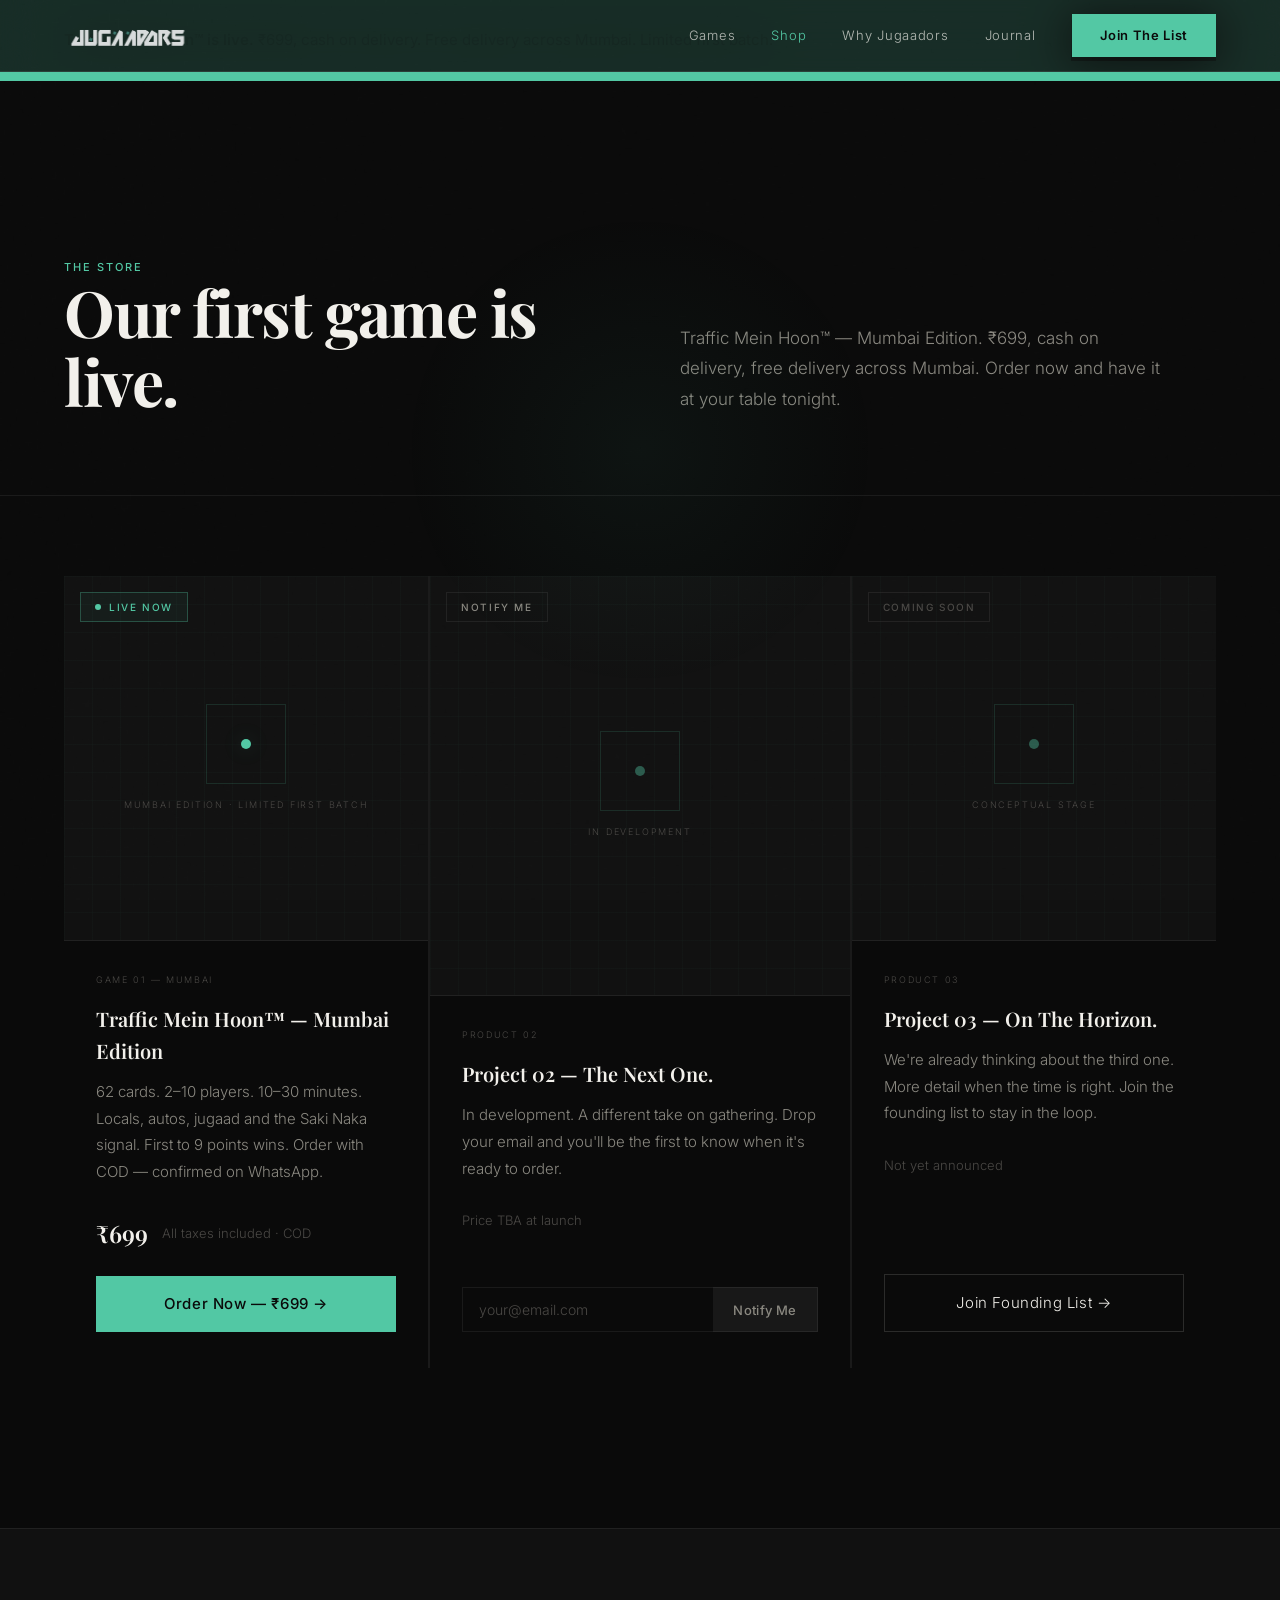
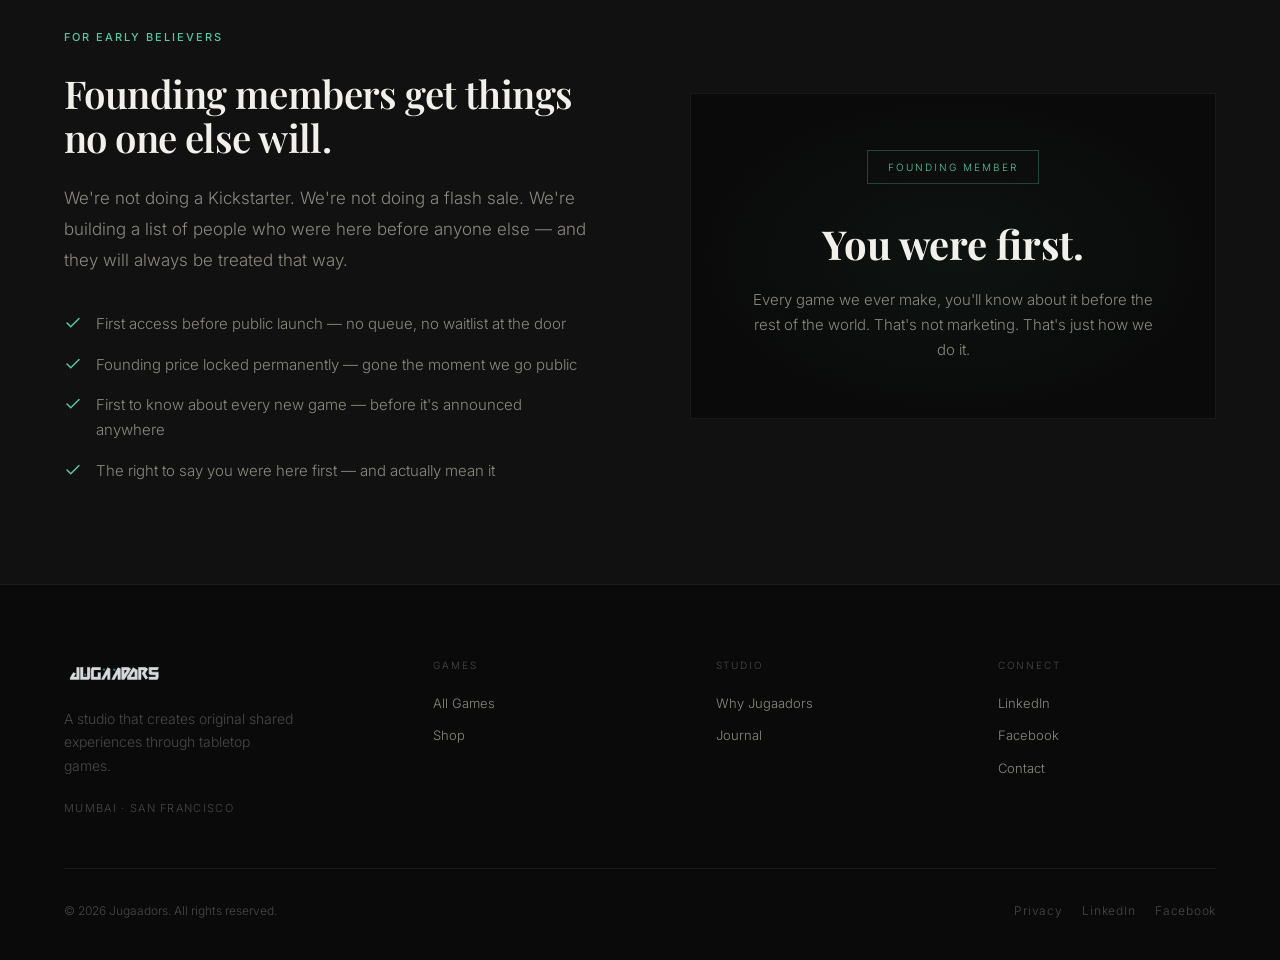
<file: shop.html>
<!DOCTYPE html>
<html lang="en">
<head>
  <meta charset="UTF-8"/>
  <meta name="viewport" content="width=device-width, initial-scale=1.0"/>

  <!-- Google Analytics -->
  <script async src="https://www.googletagmanager.com/gtag/js?id=G-JD0K5WPE4Q"></script>
  <script>
    window.dataLayer = window.dataLayer || [];
    function gtag(){dataLayer.push(arguments);}
    gtag('js', new Date());
    gtag('config', 'G-JD0K5WPE4Q');
  </script>

  <!-- Primary SEO -->
  <title>Shop — Jugaadors | Traffic Mein Hoon™ Available Now</title>
  <meta name="description" content="Traffic Mein Hoon™ — Mumbai Edition. ₹699, cash on delivery, free Mumbai delivery. Order the first Jugaadors game now at trafficmeinhoon.com."/>
  <meta name="keywords" content="Jugaadors shop, buy board games India, tabletop games preorder India, founding member board game, early access board game 2026, India games studio"/>
  <meta name="author" content="Jugaadors"/>
  <meta name="robots" content="index, follow, max-image-preview:large, max-snippet:-1, max-video-preview:-1"/>
  <meta name="theme-color" content="#0A0A0A"/>
  <meta name="geo.region" content="IN"/>
  <meta name="geo.placename" content="India"/>
  <link rel="canonical" href="https://jugaadors.com/shop"/>

  <!-- Open Graph -->
  <meta property="og:type" content="website"/>
  <meta property="og:site_name" content="Jugaadors"/>
  <meta property="og:url" content="https://jugaadors.com/shop"/>
  <meta property="og:title" content="Shop — Jugaadors | Traffic Mein Hoon™ Available Now"/>
  <meta property="og:description" content="Traffic Mein Hoon™ — Mumbai Edition. ₹699, COD, free Mumbai delivery. Order the first Jugaadors game now."/>
  <meta property="og:image" content="https://jugaadors.com/assets/og-image.jpg"/>
  <meta property="og:image:alt" content="Jugaadors — A Studio That Creates Reasons To Gather"/>
  <meta property="og:image:type" content="image/jpeg"/>
  <meta property="og:image:width" content="1200"/>
  <meta property="og:image:height" content="630"/>
  <meta property="og:locale" content="en_IN"/>

  <!-- Twitter / X -->
  <meta name="twitter:card" content="summary_large_image"/>
  <meta name="twitter:site" content="@jugaadors"/>
  <meta name="twitter:title" content="Shop — Jugaadors | Founding Member Early Access 2026"/>
  <meta name="twitter:description" content="Get founding member pricing before the public launch. First batch only. India First. 2026."/>
  <meta name="twitter:image" content="https://jugaadors.com/assets/og-image.jpg"/>

  <!-- JSON-LD Structured Data -->
  <script type="application/ld+json">
  {
    "@context": "https://schema.org",
    "@type": "WebPage",
    "name": "Shop — Jugaadors",
    "description": "Founding member early access for Jugaadors tabletop games. Limited first-batch spots. Launching 2026.",
    "url": "https://jugaadors.com/shop",
    "publisher": {
      "@type": "Organization",
      "name": "Jugaadors",
      "url": "https://jugaadors.com",
      "logo": { "@type": "ImageObject", "url": "https://jugaadors.com/assets/logo.png" }
    },
    "breadcrumb": {
      "@type": "BreadcrumbList",
      "itemListElement": [
        { "@type": "ListItem", "position": 1, "name": "Home", "item": "https://jugaadors.com/" },
        { "@type": "ListItem", "position": 2, "name": "Shop", "item": "https://jugaadors.com/shop" }
      ]
    }
  }
  </script>

  <!-- Favicons -->
  <link rel="icon" type="image/x-icon" href="assets/favicon.ico"/>
  <link rel="icon" type="image/png" sizes="32x32" href="assets/favicon-32.png"/>
  <link rel="apple-touch-icon" sizes="512x512" href="assets/favicon-512.png"/>

  <!-- Fonts -->
  <link rel="preconnect" href="https://fonts.googleapis.com"/>
  <link rel="preconnect" href="https://fonts.gstatic.com" crossorigin/>
  <link href="https://fonts.googleapis.com/css2?family=Playfair+Display:ital,wght@0,400;0,600;0,700;1,400;1,600&family=Inter:wght@300;400;500&display=swap" rel="stylesheet"/>

  <!-- Shared design system -->
  <link rel="stylesheet" href="shared.css"/>

  <style>
    /* ═══════════════════════════════════════
       PAGE HERO
    ═══════════════════════════════════════ */
    #page-hero {
      padding: calc(var(--nav-h) + 100px) 0 80px;
      border-bottom: 1px solid var(--border);
    }
    .shop-hero-in {
      display: grid; grid-template-columns: 1fr 1fr; gap: 80px; align-items: end;
    }
    .page-lbl { margin-bottom: 24px; }
    .page-hl  { font-size: clamp(2.25rem, 5vw, 4.5rem); line-height: 1.07; }
    .page-sub {
      font-size: 1.0625rem; color: var(--text-2); line-height: 1.82; max-width: 48ch;
      align-self: end;
    }

    /* ═══════════════════════════════════════
       FOUNDING OFFER BANNER
    ═══════════════════════════════════════ */
    #founding-banner {
      padding: 20px 0; background: var(--accent);
    }
    .founding-inner {
      display: flex; align-items: center; justify-content: space-between;
      gap: 24px; flex-wrap: wrap;
    }
    .founding-txt { font-size: .9375rem; color: #0A0A0A; font-weight: 400; }
    .founding-txt strong { font-weight: 600; }
    .founding-cta {
      padding: 10px 28px; background: #0A0A0A; color: var(--accent);
      font-size: .8125rem; font-weight: 500; letter-spacing: .04em;
      border: none; cursor: pointer; white-space: nowrap; transition: opacity .2s; display: inline-block;
    }
    .founding-cta:hover { opacity: .82; }

    /* ═══════════════════════════════════════
       PRODUCTS GRID
    ═══════════════════════════════════════ */
    #products { padding: 80px 0 160px; }

    .products-g {
      display: grid; grid-template-columns: repeat(3, 1fr);
      gap: 2px; background: var(--border);
    }

    .product-card {
      background: var(--bg); display: flex; flex-direction: column;
      transition: background .3s;
    }
    .product-card:hover { background: var(--surface); }

    .product-art {
      aspect-ratio: 1/1; background: var(--surface);
      border-bottom: 1px solid var(--border);
      display: flex; align-items: center; justify-content: center;
      position: relative; overflow: hidden;
    }
    .product-art::before {
      content: ''; position: absolute; inset: 0;
      background-image:
        linear-gradient(rgba(82,200,164,.025) 1px, transparent 1px),
        linear-gradient(90deg, rgba(82,200,164,.025) 1px, transparent 1px);
      background-size: 28px 28px;
    }
    .product-art-inner {
      z-index: 1; display: flex; flex-direction: column; align-items: center; gap: 14px;
    }
    .product-art-shape {
      width: 80px; height: 80px;
      border: 1px solid rgba(82,200,164,.15);
      display: flex; align-items: center; justify-content: center;
    }
    .product-art-dot {
      width: 10px; height: 10px; border-radius: 50%;
      background: rgba(82,200,164,.4);
    }
    .product-card.primary .product-art-dot {
      background: var(--accent);
      box-shadow: 0 0 20px var(--accent-glow);
      animation: p-pulse 2.5s ease-in-out infinite;
    }
    @keyframes p-pulse { 0%,100%{transform:scale(1);opacity:1;} 50%{transform:scale(.8);opacity:.6;} }
    .product-art-txt {
      font-size: .5625rem; letter-spacing: .2em; text-transform: uppercase; color: var(--text-muted);
    }

    /* Status overlay on art */
    .product-status-overlay {
      position: absolute; top: 16px; left: 16px;
    }

    .product-body { padding: 32px 32px 36px; display: flex; flex-direction: column; flex: 1; }
    .product-meta { display: flex; align-items: center; gap: 14px; margin-bottom: 16px; flex-wrap: wrap; }
    .product-n { font-size: .5625rem; letter-spacing: .18em; text-transform: uppercase; color: var(--text-muted); }
    .product-title {
      font-family: 'Playfair Display', serif; font-size: 1.25rem; font-weight: 600;
      color: var(--text); margin-bottom: 12px;
    }
    .product-desc { font-size: .9375rem; color: var(--text-2); line-height: 1.78; margin-bottom: 28px; }

    .product-price-row {
      display: flex; align-items: center; gap: 14px; margin-bottom: 24px; flex-wrap: wrap;
    }
    .product-price {
      font-family: 'Playfair Display', serif; font-size: 1.5rem; font-weight: 600; color: var(--text);
    }
    .product-price-note { font-size: .8125rem; color: var(--text-muted); }
    .product-price-founding {
      font-size: .75rem; color: var(--accent); letter-spacing: .06em;
      text-transform: uppercase; padding: 4px 10px; border: 1px solid rgba(82,200,164,.3);
      background: var(--accent-dim);
    }

    .product-cta-wrap { margin-top: auto; }

    /* Full-width CTA button for primary */
    .product-card.primary .product-cta-wrap .btn-p { width: 100%; justify-content: center; }

    /* Notify form */
    .notify-form { display: flex; }
    .notify-fi {
      flex: 1; padding: 13px 16px; background: rgba(10,10,10,.7);
      border: 1px solid var(--border); border-right: none; color: var(--text);
      font-size: .875rem; font-weight: 300; outline: none; transition: border-color .25s;
    }
    .notify-fi:focus { border-color: rgba(82,200,164,.5); }
    .notify-fi::placeholder { color: var(--text-muted); }
    .notify-fs {
      padding: 13px 20px; background: var(--surface-2); color: var(--text-2);
      font-size: .8125rem; font-weight: 500; letter-spacing: .03em;
      border: 1px solid var(--border); border-left: none; cursor: pointer; white-space: nowrap;
      transition: background .2s, color .2s;
    }
    .notify-fs:hover { background: var(--surface); color: var(--text); }
    .notify-ok {
      display: none; font-size: .875rem; color: var(--accent);
      font-family: 'Playfair Display', serif; font-style: italic; padding-top: 4px;
    }

    /* ═══════════════════════════════════════
       FOUNDING MEMBER SECTION
    ═══════════════════════════════════════ */
    #founding-member {
      padding: 100px 0; background: var(--surface);
      border-top: 1px solid var(--border);
    }
    .fm-g {
      display: grid; grid-template-columns: 1fr 1fr; gap: 100px; align-items: center;
    }
    .fm-hl { font-size: clamp(1.75rem, 3vw, 2.75rem); margin-bottom: 24px; }
    .fm-body { font-size: 1.0625rem; color: var(--text-2); line-height: 1.82; margin-bottom: 36px; }
    .fm-items { display: flex; flex-direction: column; gap: 16px; }
    .fm-item {
      display: flex; align-items: flex-start; gap: 14px;
      font-size: .9375rem; color: var(--text-2); line-height: 1.65;
    }
    .fm-icon {
      width: 18px; height: 18px; flex-shrink: 0; margin-top: 2px; color: var(--accent);
    }

    .fm-visual {
      border: 1px solid var(--border); background: var(--bg); padding: 56px;
      position: relative; overflow: hidden;
    }
    .fm-visual::before {
      content: ''; position: absolute; inset: 0;
      background: radial-gradient(ellipse 70% 70% at 50% 50%, rgba(82,200,164,.05) 0%, transparent 70%);
    }
    .fm-visual-inner { position: relative; z-index: 1; text-align: center; }
    .fm-tag {
      font-size: .625rem; letter-spacing: .2em; text-transform: uppercase;
      color: var(--accent); border: 1px solid rgba(82,200,164,.3);
      padding: 8px 20px; display: inline-block; margin-bottom: 28px;
    }
    .fm-visual-hl {
      font-family: 'Playfair Display', serif; font-size: 2.5rem; font-weight: 700;
      color: var(--text); margin-bottom: 12px;
    }
    .fm-visual-sub { font-size: .9375rem; color: var(--text-2); line-height: 1.65; }

    /* ═══════════════════════════════════════
       RESPONSIVE
    ═══════════════════════════════════════ */
    @media (max-width: 1100px) {
      .shop-hero-in { grid-template-columns: 1fr; gap: 32px; }
      .products-g  { grid-template-columns: 1fr 1fr; }
      .fm-g { grid-template-columns: 1fr; gap: 56px; }
    }
    @media (max-width: 768px) {
      #page-hero { padding-block: calc(var(--nav-h) + 64px) 56px; }
      #products { padding-block: 56px 88px; }
      #founding-member { padding-block: 72px; }
      .products-g { grid-template-columns: 1fr; }
      .product-body { padding: 28px 24px 32px; }
      .fm-visual { padding: 40px 32px; }
    }
    @media (max-width: 480px) {
      .notify-form { flex-direction: column; }
      .notify-fi { border-right: 1px solid var(--border); border-bottom: none; }
      .notify-fs { border-left: 1px solid var(--border); border-top: none; width: 100%; }
      .founding-inner { flex-direction: column; align-items: flex-start; gap: 16px; }
    }
  </style>
</head>
<body>

  <canvas id="grain" aria-hidden="true"></canvas>
  <div id="cursor-orb" aria-hidden="true"></div>
  <div id="progress"></div>

  <!-- ══════════════════════════════
       NAVIGATION
  ══════════════════════════════ -->
  <nav id="nav">
    <a href="/" class="nav-logo" aria-label="Jugaadors home">
      <img src="assets/logo.png" alt="Jugaadors"/>
    </a>
    <div class="nav-r">
      <a href="games.html" class="nav-link">Games</a>
      <a href="shop.html" class="nav-link active">Shop</a>
      <a href="why.html" class="nav-link">Why Jugaadors</a>
      <a href="journal.html" class="nav-link">Journal</a>
      <a href="/#wl" class="nav-cta"><span class="nav-full">Join The List</span><span class="nav-short">Join</span></a>
      <button class="nav-toggle" id="nav-toggle" aria-label="Toggle navigation" aria-expanded="false">
        <span></span><span></span><span></span>
      </button>
    </div>
  </nav>
  <div class="nav-mobile" id="nav-mobile" aria-hidden="true">
    <a href="games.html" class="nav-mobile-link">Games</a>
    <a href="shop.html" class="nav-mobile-link">Shop</a>
    <a href="why.html" class="nav-mobile-link">Why Jugaadors</a>
    <a href="journal.html" class="nav-mobile-link">Journal</a>
    <a href="privacy.html" class="nav-mobile-link">Privacy</a>
    <a href="/#wl" class="nav-mobile-cta">Join The Founding List</a>
  </div>

  <!-- ══════════════════════════════
       FOUNDING BANNER
  ══════════════════════════════ -->
  <div id="founding-banner">
    <div class="container">
      <div class="founding-inner">
        <p class="founding-txt"><strong>Traffic Mein Hoon™ is live.</strong> ₹699, cash on delivery. Free delivery across Mumbai. Limited first batch.</p>
        <a href="https://www.trafficmeinhoon.com" target="_blank" rel="noopener" class="founding-cta">Order Now →</a>
      </div>
    </div>
  </div>

  <!-- ══════════════════════════════
       PAGE HERO
  ══════════════════════════════ -->
  <section id="page-hero">
    <div class="container">
      <div class="shop-hero-in">
        <div>
          <span class="t-label page-lbl rv">The Store</span>
          <h1 class="t-display page-hl rv d1">Our first game is live.</h1>
        </div>
        <p class="page-sub rv d2">
          Traffic Mein Hoon™ — Mumbai Edition. ₹699, cash on delivery, free delivery across Mumbai. Order now and have it at your table tonight.
        </p>
      </div>
    </div>
  </section>

  <!-- ══════════════════════════════
       PRODUCTS GRID
  ══════════════════════════════ -->
  <section id="products">
    <div class="container">
      <div class="products-g">

        <!-- Traffic Mein Hoon™ — Available Now -->
        <div class="product-card primary rv d1">
          <div class="product-art">
            <div class="product-status-overlay">
              <span class="status-badge launching"><span class="status-launch-dot"></span>Live Now</span>
            </div>
            <div class="product-art-inner">
              <div class="product-art-shape">
                <div class="product-art-dot"></div>
              </div>
              <span class="product-art-txt">Mumbai Edition · Limited First Batch</span>
            </div>
          </div>
          <div class="product-body">
            <div class="product-meta">
              <span class="product-n">Game 01 — Mumbai</span>
            </div>
            <h2 class="product-title">Traffic Mein Hoon™ — Mumbai Edition</h2>
            <p class="product-desc">62 cards. 2–10 players. 10–30 minutes. Locals, autos, jugaad and the Saki Naka signal. First to 9 points wins. Order with COD — confirmed on WhatsApp.</p>
            <div class="product-price-row">
              <span class="product-price">₹699</span>
              <span class="product-price-note">All taxes included · COD</span>
            </div>
            <div class="product-cta-wrap">
              <a href="https://www.trafficmeinhoon.com" target="_blank" rel="noopener" class="btn-p">Order Now — ₹699 →</a>
            </div>
          </div>
        </div>

        <!-- Product 02 — Notify Me -->
        <div class="product-card rv d2">
          <div class="product-art">
            <div class="product-status-overlay">
              <span class="status-badge dev">Notify Me</span>
            </div>
            <div class="product-art-inner">
              <div class="product-art-shape">
                <div class="product-art-dot"></div>
              </div>
              <span class="product-art-txt">In development</span>
            </div>
          </div>
          <div class="product-body">
            <div class="product-meta">
              <span class="product-n">Product 02</span>
            </div>
            <h3 class="product-title">Project 02 — The Next One.</h3>
            <p class="product-desc">In development. A different take on gathering. Drop your email and you'll be the first to know when it's ready to order.</p>
            <div class="product-price-row">
              <span class="product-price-note">Price TBA at launch</span>
            </div>
            <div class="product-cta-wrap">
              <form class="notify-form" id="notify-form-2" novalidate>
                <input type="text" name="_hp" class="hp-trap" autocomplete="off" aria-hidden="true"/>
                <input type="email" class="notify-fi" id="notify-email-2" placeholder="your@email.com" autocomplete="email" required/>
                <button type="submit" class="notify-fs" id="notify-btn-2">Notify Me</button>
              </form>
              <p class="notify-ok" id="notify-ok-2">You're on the list for Project 02.</p>
            </div>
          </div>
        </div>

        <!-- Product 03 — Coming Soon -->
        <div class="product-card rv d3">
          <div class="product-art">
            <div class="product-status-overlay">
              <span class="status-badge soon">Coming Soon</span>
            </div>
            <div class="product-art-inner">
              <div class="product-art-shape">
                <div class="product-art-dot"></div>
              </div>
              <span class="product-art-txt">Conceptual stage</span>
            </div>
          </div>
          <div class="product-body">
            <div class="product-meta">
              <span class="product-n">Product 03</span>
            </div>
            <h3 class="product-title">Project 03 — On The Horizon.</h3>
            <p class="product-desc">We're already thinking about the third one. More detail when the time is right. Join the founding list to stay in the loop.</p>
            <div class="product-price-row">
              <span class="product-price-note">Not yet announced</span>
            </div>
            <div class="product-cta-wrap">
              <a href="/#wl" class="btn-g" style="width:100%;justify-content:center">Join Founding List →</a>
            </div>
          </div>
        </div>

      </div>
    </div>
  </section>

  <!-- ══════════════════════════════
       FOUNDING MEMBER SECTION
  ══════════════════════════════ -->
  <section id="founding-member">
    <div class="container">
      <div class="fm-g">
        <div>
          <span class="t-label sec-lbl rv" style="display:block;margin-bottom:24px">For Early Believers</span>
          <h2 class="t-heading fm-hl rv d1">Founding members get things no one else will.</h2>
          <p class="fm-body rv d2">
            We're not doing a Kickstarter. We're not doing a flash sale.
            We're building a list of people who were here before anyone else —
            and they will always be treated that way.
          </p>
          <div class="fm-items rv d3">
            <div class="fm-item">
              <svg class="fm-icon" viewBox="0 0 24 24" fill="none" stroke="currentColor" stroke-width="2" stroke-linecap="round"><polyline points="20 6 9 17 4 12"/></svg>
              <span>First access before public launch — no queue, no waitlist at the door</span>
            </div>
            <div class="fm-item">
              <svg class="fm-icon" viewBox="0 0 24 24" fill="none" stroke="currentColor" stroke-width="2" stroke-linecap="round"><polyline points="20 6 9 17 4 12"/></svg>
              <span>Founding price locked permanently — gone the moment we go public</span>
            </div>
            <div class="fm-item">
              <svg class="fm-icon" viewBox="0 0 24 24" fill="none" stroke="currentColor" stroke-width="2" stroke-linecap="round"><polyline points="20 6 9 17 4 12"/></svg>
              <span>First to know about every new game — before it's announced anywhere</span>
            </div>
            <div class="fm-item">
              <svg class="fm-icon" viewBox="0 0 24 24" fill="none" stroke="currentColor" stroke-width="2" stroke-linecap="round"><polyline points="20 6 9 17 4 12"/></svg>
              <span>The right to say you were here first — and actually mean it</span>
            </div>
          </div>
        </div>

        <div class="fm-visual rv-r">
          <div class="fm-visual-inner">
            <span class="fm-tag">Founding Member</span>
            <p class="fm-visual-hl">You were first.</p>
            <p class="fm-visual-sub">
              Every game we ever make, you'll know about it before the rest of the world.
              That's not marketing. That's just how we do it.
            </p>
          </div>
        </div>
      </div>
    </div>
  </section>

  <!-- ══════════════════════════════
       FOOTER
  ══════════════════════════════ -->
  <footer>
    <div class="container">
      <div class="ft-top">
        <div class="ft-brand">
          <div class="ft-logo"><img src="assets/logo.png" alt="Jugaadors"/></div>
          <p class="ft-tagline">A studio that creates original shared experiences through tabletop games.</p>
          <span class="ft-loc">Mumbai · San Francisco</span>
        </div>
        <div class="ft-nav-col">
          <span class="ft-nav-head">Games</span>
          <a href="games.html">All Games</a>
          <a href="shop.html">Shop</a>
        </div>
        <div class="ft-nav-col">
          <span class="ft-nav-head">Studio</span>
          <a href="why.html">Why Jugaadors</a>
          <a href="journal.html">Journal</a>
        </div>
        <div class="ft-nav-col">
          <span class="ft-nav-head">Connect</span>
          <a href="https://www.linkedin.com/company/jugaadors/" target="_blank" rel="noopener">LinkedIn</a>
          <a href="https://www.facebook.com/profile.php?id=100066866651196" target="_blank" rel="noopener">Facebook</a>
          <a href="mailto:jugaadors@gmail.com">Contact</a>
        </div>
      </div>
      <div class="ft-bottom">
        <p class="ft-copy">© 2026 Jugaadors. All rights reserved.</p>
        <div class="ft-social">
          <a href="privacy.html">Privacy</a>
          <a href="https://www.linkedin.com/company/jugaadors/" target="_blank" rel="noopener">LinkedIn</a>
          <a href="https://www.facebook.com/profile.php?id=100066866651196" target="_blank" rel="noopener">Facebook</a>
        </div>
      </div>
    </div>
  </footer>

  <script>
    /* ── MOBILE NAV ── */
    (function() {
      const toggle = document.getElementById('nav-toggle');
      const drawer = document.getElementById('nav-mobile');
      if (!toggle || !drawer) return;
      toggle.addEventListener('click', () => {
        const open = toggle.classList.toggle('open');
        drawer.classList.toggle('open', open);
        toggle.setAttribute('aria-expanded', open);
        drawer.setAttribute('aria-hidden', !open);
        document.body.style.overflow = open ? 'hidden' : '';
      });
    })();

    const pb = document.getElementById('progress');
    window.addEventListener('scroll', () => {
      const dh = document.documentElement;
      pb.style.width = (window.scrollY/(dh.scrollHeight-dh.clientHeight)*100)+'%';
    }, { passive: true });
    const nav = document.getElementById('nav');
    window.addEventListener('scroll', () => nav.classList.toggle('up', window.scrollY > 80), { passive: true });
    nav.classList.add('up');

    const rvEls = document.querySelectorAll('.rv,.rv-l,.rv-r');
    const rvObs = new IntersectionObserver(
      es => es.forEach(e => { if (e.isIntersecting) e.target.classList.add('on'); }),
      { threshold: .08, rootMargin: '0px 0px -48px 0px' }
    );
    rvEls.forEach(el => rvObs.observe(el));
    setTimeout(() => document.querySelectorAll('#page-hero .rv').forEach(el => el.classList.add('on')), 100);

    (function() {
      const orb = document.getElementById('cursor-orb');
      if (!orb || !window.matchMedia('(hover: hover)').matches) return;
      let ox=innerWidth/2, oy=innerHeight/2, mx=ox, my=oy;
      window.addEventListener('mousemove', e => { mx=e.clientX; my=e.clientY; });
      (function raf(){ ox+=(mx-ox)*.09; oy+=(my-oy)*.09; orb.style.left=ox+'px'; orb.style.top=oy+'px'; requestAnimationFrame(raf); })();
    })();

    (function() {
      if (!window.matchMedia('(hover: hover)').matches) return;
      const cv=document.getElementById('grain'); if (!cv) return;
      const ctx=cv.getContext('2d'); const off=document.createElement('canvas'); const oc=off.getContext('2d');
      let W,H;
      function resize(){ W=cv.width=innerWidth; H=cv.height=innerHeight; off.width=Math.ceil(W/3); off.height=Math.ceil(H/3); }
      resize(); window.addEventListener('resize',resize);
      function draw(){ const w=off.width,h=off.height; const img=oc.createImageData(w,h); const d=img.data; for(let i=0;i<d.length;i+=4){const v=Math.random()*255|0;d[i]=d[i+1]=d[i+2]=v;d[i+3]=20;} oc.putImageData(img,0,0); ctx.clearRect(0,0,W,H); ctx.drawImage(off,0,0,W,H); setTimeout(draw,90); }
      draw();
    })();

    const ENDPOINT = '/api/waitlist';
    const _pageLoad = Date.now();

    function setupNotifyForm(formId, btnId, emailId, okId) {
      const form  = document.getElementById(formId);
      const btn   = document.getElementById(btnId);
      const ok    = document.getElementById(okId);
      if (!form) return;
      form.addEventListener('submit', e => {
        e.preventDefault();
        const email = document.getElementById(emailId).value.trim();
        if (!email) return;
        const hp = form.querySelector('.hp-trap');
        if (hp && hp.value) { form.style.display='none'; ok.style.display='block'; return; }
        btn.disabled = true; btn.textContent = 'Saving…';
        fetch(ENDPOINT, {
          method:'POST', headers:{'Content-Type':'application/json'},
          body: JSON.stringify({ email, _hp:'', _t: _pageLoad }),
        }).then(()=>{ form.style.display='none'; ok.style.display='block'; })
          .catch(()=>{ btn.disabled=false; btn.textContent='Try again'; });
      });
    }
    setupNotifyForm('notify-form-2','notify-btn-2','notify-email-2','notify-ok-2');
  </script>
</body>
</html>
</file>
<file: shared.css>
/* ═══════════════════════════════════════════
   JUGAADORS — SHARED DESIGN SYSTEM
   Included by every page. Page-specific styles
   stay inline in each HTML file.
═══════════════════════════════════════════ */

/* ───────────────── TOKENS ───────────────── */
:root {
  --bg:          #0A0A0A;
  --surface:     #111111;
  --surface-2:   #181818;
  --text:        #F2F0EB;
  --text-2:      #8A8880;
  --text-muted:  #4A4845;
  --accent:      #52C8A4;
  --accent-glow: rgba(82,200,164,0.22);
  --accent-dim:  rgba(82,200,164,0.08);
  --border:      rgba(242,240,235,0.07);
  --nav-h:       72px;
}

/* ───────────────── RESET ───────────────── */
*, *::before, *::after { box-sizing: border-box; margin: 0; padding: 0; }
html { scroll-behavior: smooth; }
body {
  background: var(--bg);
  color: var(--text);
  font-family: 'Inter', system-ui, sans-serif;
  font-weight: 300;
  line-height: 1.6;
  overflow-x: hidden;
  -webkit-font-smoothing: antialiased;
  -moz-osx-font-smoothing: grayscale;
}
img { display: block; max-width: 100%; }
a   { color: inherit; text-decoration: none; }
ul  { list-style: none; }
button, input { font-family: inherit; }

/* ───────────────── PROGRESS BAR ───────────────── */
#progress {
  position: fixed; top: 0; left: 0; z-index: 500;
  height: 2px; width: 0; background: var(--accent);
  transition: width 0.08s linear;
}

/* ───────────────── TYPE UTILITIES ───────────────── */
.t-display {
  font-family: 'Playfair Display', Georgia, serif;
  font-weight: 700; line-height: 1.07; letter-spacing: -0.022em;
}
.t-heading {
  font-family: 'Playfair Display', Georgia, serif;
  font-weight: 600; line-height: 1.15; letter-spacing: -0.015em;
}
.t-label {
  font-size: .6875rem; font-weight: 500;
  letter-spacing: .18em; text-transform: uppercase; color: var(--accent);
}

/* ───────────────── LAYOUT ───────────────── */
.container  { max-width: 1280px; margin: 0 auto; padding: 0 64px; }
.section-line { border: none; border-top: 1px solid var(--border); margin: 0; }
.glow-div {
  height: 1px; margin: 0;
  background: linear-gradient(90deg, transparent 0%, rgba(82,200,164,.42) 25%, rgba(82,200,164,.42) 75%, transparent 100%);
}

/* ───────────────── REVEAL SYSTEM ───────────────── */
.rv {
  opacity: 0;
  transform: translateY(36px) scale(.98);
  transition: opacity .9s cubic-bezier(.22,1,.36,1),
              transform .9s cubic-bezier(.22,1,.36,1);
}
.rv.on { opacity: 1; transform: translateY(0) scale(1); }
.rv.d1.on { transition-delay: .10s; }
.rv.d2.on { transition-delay: .22s; }
.rv.d3.on { transition-delay: .34s; }
.rv.d4.on { transition-delay: .46s; }
.rv.d5.on { transition-delay: .58s; }

.rv-l {
  opacity: 0; transform: translateX(-36px) scale(.98);
  transition: opacity .9s cubic-bezier(.22,1,.36,1),
              transform .9s cubic-bezier(.22,1,.36,1);
}
.rv-l.on { opacity: 1; transform: translateX(0) scale(1); }

.rv-r {
  opacity: 0; transform: translateX(36px) scale(.98);
  transition: opacity .9s cubic-bezier(.22,1,.36,1),
              transform .9s cubic-bezier(.22,1,.36,1);
}
.rv-r.on { opacity: 1; transform: translateX(0) scale(1); }

/* ───────────────── BUTTONS ───────────────── */
.btn-p {
  display: inline-flex; align-items: center; gap: 10px;
  padding: 16px 36px; background: var(--accent); color: #0A0A0A;
  font-size: .9375rem; font-weight: 500; letter-spacing: .04em;
  border: none; cursor: pointer; position: relative; overflow: hidden;
  transition: box-shadow .3s, transform .25s;
}
.btn-p::before {
  content: ''; position: absolute; top: 0; left: -120%;
  width: 55%; height: 100%;
  background: linear-gradient(90deg, transparent, rgba(255,255,255,.18), transparent);
  transform: skewX(-18deg); transition: left 0s;
}
.btn-p:hover::before { left: 165%; transition: left .56s ease; }
.btn-p::after {
  content: ''; position: absolute; inset: 0;
  background: rgba(255,255,255,0); transition: background .2s;
}
.btn-p:hover::after { background: rgba(255,255,255,.12); }
.btn-p:hover { box-shadow: 0 8px 36px var(--accent-glow); transform: translateY(-2px); }

.btn-g {
  display: inline-flex; align-items: center; gap: 10px;
  padding: 16px 36px; background: transparent; color: var(--text);
  font-size: .9375rem; font-weight: 300; letter-spacing: .04em;
  border: 1px solid rgba(242,240,235,.14); cursor: pointer;
  transition: border-color .25s, background .25s, transform .25s;
}
.btn-g:hover { border-color: rgba(242,240,235,.35); background: rgba(242,240,235,.04); transform: translateY(-2px); }

/* ═══════════════════════════════════════
   NAVIGATION
═══════════════════════════════════════ */
#nav {
  position: fixed; top: 0; inset-inline: 0; z-index: 200;
  height: var(--nav-h);
  display: flex; align-items: center; justify-content: space-between;
  padding: 0 64px;
  /* Always visible — dark bg from the start */
  background: rgba(10,10,10,.82);
  backdrop-filter: blur(24px); -webkit-backdrop-filter: blur(24px);
  border-bottom: 1px solid rgba(242,240,235,.09);
  transition: background .4s ease, border-color .4s ease;
}
#nav.up {
  background: rgba(10,10,10,.95);
  border-bottom: 1px solid rgba(242,240,235,.12);
}
.nav-logo img { height: 38px; width: auto; }
.nav-r { display: flex; align-items: center; gap: 36px; }
.nav-link {
  font-size: .8125rem; color: var(--text); letter-spacing: .055em;
  transition: color .2s; opacity: .72;
}
.nav-link:hover { color: var(--text); opacity: 1; }
.nav-link.active { color: var(--accent); opacity: 1; }
.nav-cta {
  padding: 11px 28px; background: var(--accent); color: #0A0A0A;
  font-size: .8125rem; font-weight: 600; letter-spacing: .05em;
  border: none; cursor: pointer; transition: opacity .2s, transform .2s, box-shadow .2s;
  white-space: nowrap; display: inline-block;
}
.nav-cta:hover { opacity: .88; transform: translateY(-1px); box-shadow: 0 6px 24px rgba(82,200,164,.35); }
.nav-short { display: none; }

/* Mobile hamburger */
.nav-toggle {
  display: none; flex-direction: column; justify-content: center; gap: 5px;
  cursor: pointer; padding: 6px; background: none; border: none;
  z-index: 201;
}
.nav-toggle span {
  display: block; width: 22px; height: 1.5px;
  background: var(--text); transition: transform .3s, opacity .3s, background .2s;
  transform-origin: center;
}
.nav-toggle.open span:nth-child(1) { transform: translateY(6.5px) rotate(45deg); }
.nav-toggle.open span:nth-child(2) { opacity: 0; transform: scaleX(0); }
.nav-toggle.open span:nth-child(3) { transform: translateY(-6.5px) rotate(-45deg); }

/* Mobile menu drawer */
.nav-mobile {
  position: fixed; top: var(--nav-h); left: 0; right: 0; bottom: 0;
  background: rgba(10,10,10,.98);
  backdrop-filter: blur(32px); -webkit-backdrop-filter: blur(32px);
  transform: translateY(-12px); opacity: 0;
  pointer-events: none;
  transition: transform .35s cubic-bezier(.22,1,.36,1), opacity .3s ease;
  z-index: 199; padding: 40px 24px 60px; overflow-y: auto;
  display: flex; flex-direction: column;
}
.nav-mobile.open { transform: translateY(0); opacity: 1; pointer-events: all; }
.nav-mobile-link {
  display: block; font-size: 1.375rem; color: var(--text);
  padding: 20px 0; border-bottom: 1px solid rgba(242,240,235,.07);
  letter-spacing: .02em; opacity: .85;
  transition: color .2s, opacity .2s;
  font-family: 'Playfair Display', serif;
}
.nav-mobile-link:hover { color: var(--accent); opacity: 1; }
.nav-mobile-cta {
  display: block; margin-top: 36px; padding: 18px 28px;
  background: var(--accent); color: #0A0A0A;
  font-size: 1rem; font-weight: 600; letter-spacing: .06em;
  text-align: center; text-transform: uppercase;
}

/* ═══════════════════════════════════════
   MARQUEE TICKER
═══════════════════════════════════════ */
.ticker {
  border-top: 1px solid var(--border); border-bottom: 1px solid var(--border);
  padding: 17px 0; overflow: hidden; background: var(--surface);
}
.ticker-track {
  display: flex; gap: 0; width: max-content;
  animation: ticker 32s linear infinite;
}
.ticker-track:hover { animation-play-state: paused; }
.ticker-set { display: flex; align-items: center; gap: 0; }
.ticker-word {
  padding: 0 36px;
  font-family: 'Playfair Display', serif; font-size: .875rem; font-style: italic;
  color: var(--text-2); letter-spacing: .04em; white-space: nowrap;
}
.ticker-dot {
  width: 4px; height: 4px; background: var(--accent);
  border-radius: 50%; flex-shrink: 0;
}
@keyframes ticker { from { transform:translateX(0); } to { transform:translateX(-50%); } }

.ticker-b {
  border-top: none; border-bottom: 1px solid var(--border);
  padding: 11px 0; background: rgba(10,10,10,.6);
}
.ticker-b .ticker-track { animation-direction: reverse; animation-duration: 52s; }
.ticker-b .ticker-word {
  font-size: .75rem; font-style: normal; font-family: 'Inter', sans-serif;
  color: rgba(242,240,235,.38); letter-spacing: .06em; padding: 0 32px;
}
.ticker-b .ticker-dot { width: 3px; height: 3px; background: rgba(82,200,164,.28); }

/* ═══════════════════════════════════════
   FORM UTILITIES
═══════════════════════════════════════ */
.fi {
  width: 100%; padding: 18px 22px; background: rgba(10,10,10,.7);
  border: 1px solid var(--border); color: var(--text); font-size: .9375rem; font-weight: 300;
  outline: none; -webkit-appearance: none; appearance: none; transition: border-color .25s, box-shadow .25s;
}
.fi::placeholder { color: var(--text-muted); }
.fi:focus { border-color: rgba(82,200,164,.5); box-shadow: 0 0 0 4px rgba(82,200,164,.06); }
.fs {
  width: 100%; padding: 18px 22px; background: var(--accent); color: #0A0A0A;
  font-size: .9375rem; font-weight: 500; letter-spacing: .04em;
  border: none; cursor: pointer; transition: box-shadow .3s, transform .2s, opacity .2s;
}
.fs:not(:disabled):hover { box-shadow: 0 8px 36px var(--accent-glow); transform: translateY(-1px); }
.fs:disabled { opacity: .5; cursor: not-allowed; }
.form-ok { display: none; padding: 48px 40px; background: var(--accent-dim); border: 1px solid rgba(82,200,164,.2); }
.form-ok.on { display: block; }
.ok-title  { font-family: 'Playfair Display', serif; font-size: 2rem; color: var(--accent); margin-bottom: 12px; }
.ok-sub    { font-size: 1rem; color: var(--text-2); line-height: 1.65; }
.form-prv  { font-size: .75rem; color: var(--text-muted); margin-top: 16px; }
.hp-trap   { position: absolute; left: -9999px; opacity: 0; height: 0; width: 0; }

/* ═══════════════════════════════════════
   FOOTER
═══════════════════════════════════════ */
footer { padding: 72px 0 40px; border-top: 1px solid var(--border); }

.ft-top {
  display: grid; grid-template-columns: 1.4fr 1fr 1fr 1fr; gap: 64px;
  padding-bottom: 48px; border-bottom: 1px solid var(--border); margin-bottom: 32px;
}
.ft-brand {}
.ft-logo img { height: 30px; margin-bottom: 20px; }
.ft-tagline { font-size: .875rem; color: var(--text-muted); line-height: 1.7; max-width: 26ch; margin-bottom: 16px; }
.ft-loc {
  font-size: .6875rem; letter-spacing: .12em; text-transform: uppercase;
  color: var(--text-muted);
}

.ft-nav-col {}
.ft-nav-head {
  font-size: .625rem; letter-spacing: .18em; text-transform: uppercase;
  color: var(--text-muted); margin-bottom: 20px; display: block;
}
.ft-nav-col a {
  display: block; font-size: .8125rem; color: var(--text-2);
  margin-bottom: 12px; transition: color .2s;
}
.ft-nav-col a:hover { color: var(--text); }
.ft-nav-col a:last-child { margin-bottom: 0; }

.ft-bottom { display: flex; justify-content: space-between; align-items: center; flex-wrap: wrap; gap: 12px; }
.ft-copy { font-size: .75rem; color: var(--text-muted); }
.ft-social { display: flex; gap: 20px; }
.ft-social a { font-size: .75rem; color: var(--text-muted); letter-spacing: .06em; transition: color .2s; }
.ft-social a:hover { color: var(--text-2); }

/* ═══════════════════════════════════════
   AMBIENT / EFFECTS LAYER
═══════════════════════════════════════ */
#grain {
  position: fixed; inset: 0; z-index: 990; pointer-events: none;
  opacity: .055; mix-blend-mode: screen;
}
#cursor-orb {
  position: fixed; z-index: 1; pointer-events: none; display: none;
  width: 560px; height: 560px; border-radius: 50%;
  background: radial-gradient(circle at center, rgba(82,200,164,.052) 0%, transparent 60%);
  transform: translate(-50%,-50%); will-change: left, top;
}
@media (hover: hover) { #cursor-orb { display: block; } }

/* ═══════════════════════════════════════
   GLOBAL ANIMATIONS
═══════════════════════════════════════ */
.hero-eye-line { animation: eye-flash 3.5s ease-in-out infinite; }
@keyframes eye-flash { 0%,100% { opacity:1; } 55% { opacity:.3; } }

.blink-cursor {
  display: inline-block; width: 1px; height: .85em;
  background: var(--accent); vertical-align: middle; margin-left: 5px;
  animation: blink-c 1.1s step-end infinite;
}
@keyframes blink-c { 0%,100% { opacity:1; } 50% { opacity:0; } }

/* Status badges */
.status-badge {
  display: inline-flex; align-items: center; gap: 8px;
  font-size: .625rem; font-weight: 500; letter-spacing: .16em; text-transform: uppercase;
  padding: 6px 14px; border: 1px solid;
}
.status-badge.launching {
  color: var(--accent); border-color: rgba(82,200,164,.3); background: rgba(82,200,164,.06);
}
.status-launch-dot {
  width: 6px; height: 6px; border-radius: 50%; background: var(--accent);
  animation: pulse-dot 2s ease-in-out infinite;
}
@keyframes pulse-dot { 0%,100% { opacity:1; transform:scale(1); } 50% { opacity:.4; transform:scale(.7); } }
.status-badge.dev   { color: var(--text-2); border-color: var(--border); background: transparent; }
.status-badge.soon  { color: var(--text-muted); border-color: rgba(74,72,69,.3); background: transparent; }

/* Section header utility */
.sec-hdr   { margin-bottom: 72px; }
.sec-lbl   { display: block; margin-bottom: 20px; }
.sec-hl    { font-size: clamp(2rem,3.8vw,3.25rem); max-width: 22ch; }

/* ═══════════════════════════════════════
   RESPONSIVE — SHARED ELEMENTS
═══════════════════════════════════════ */
@media (max-width: 1100px) {
  .container { padding: 0 40px; }
  #nav { padding: 0 40px; }
  .ft-top { grid-template-columns: 1fr 1fr; gap: 48px; }
}

@media (max-width: 768px) {
  :root { --nav-h: 64px; }
  .container { padding: 0 20px; }
  #nav { padding: 0 20px; height: 64px; }
  .nav-link { display: none; }
  .nav-toggle { display: flex; }
  .ft-top { grid-template-columns: 1fr 1fr; gap: 36px; }
  .ft-bottom { flex-direction: column; align-items: flex-start; }
}

@media (max-width: 480px) {
  .container { padding: 0 16px; }
  #nav { padding: 0 16px; }
  .nav-cta { padding: 8px 14px; font-size: 0.75rem; }
  .nav-full { display: none; }
  .nav-short { display: inline; }
  .ft-top { grid-template-columns: 1fr; gap: 32px; }
  .ticker-word { padding: 0 20px; }
  .fi { font-size: 1rem; }
}

@media (max-width: 360px) {
  .container, #nav { padding-inline: 12px; }
}

@media (hover: none) {
  .btn-p:hover { transform: none; box-shadow: none; }
  .btn-g:hover { transform: none; }
}
</file>
